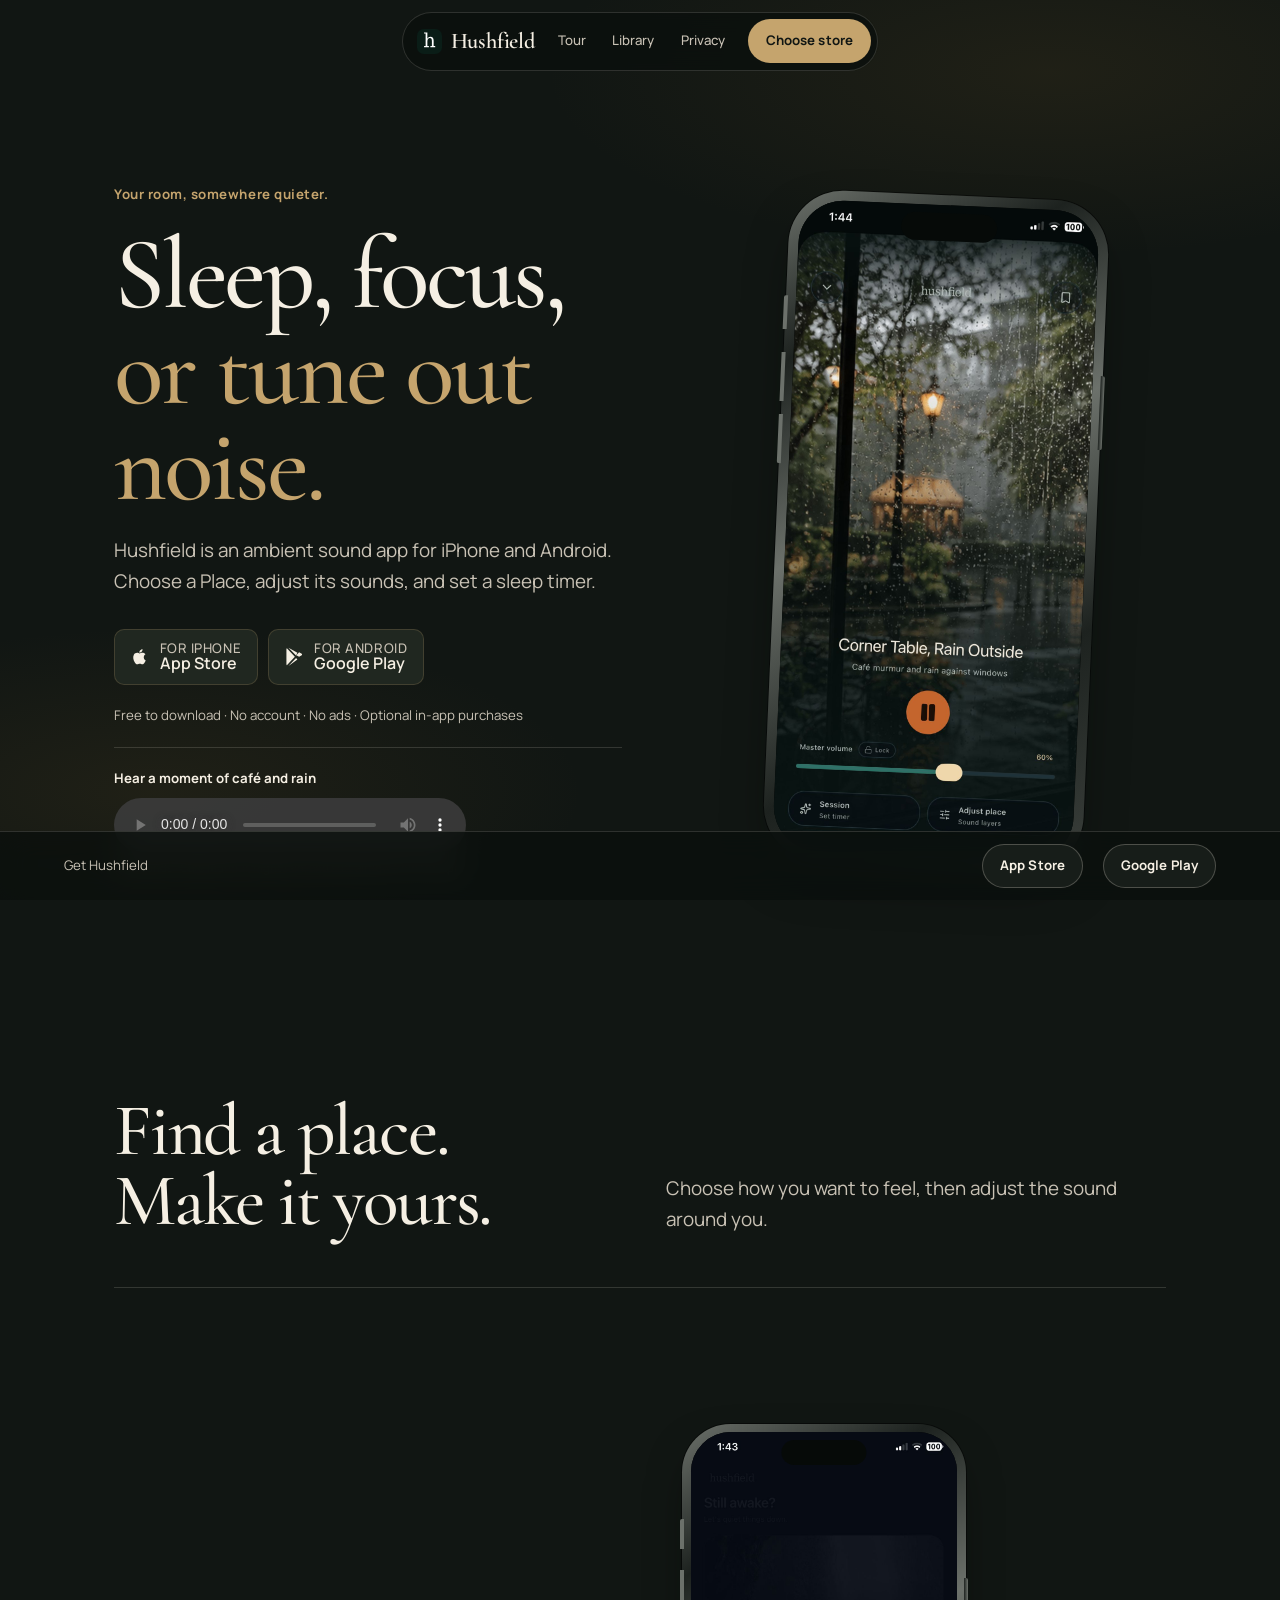
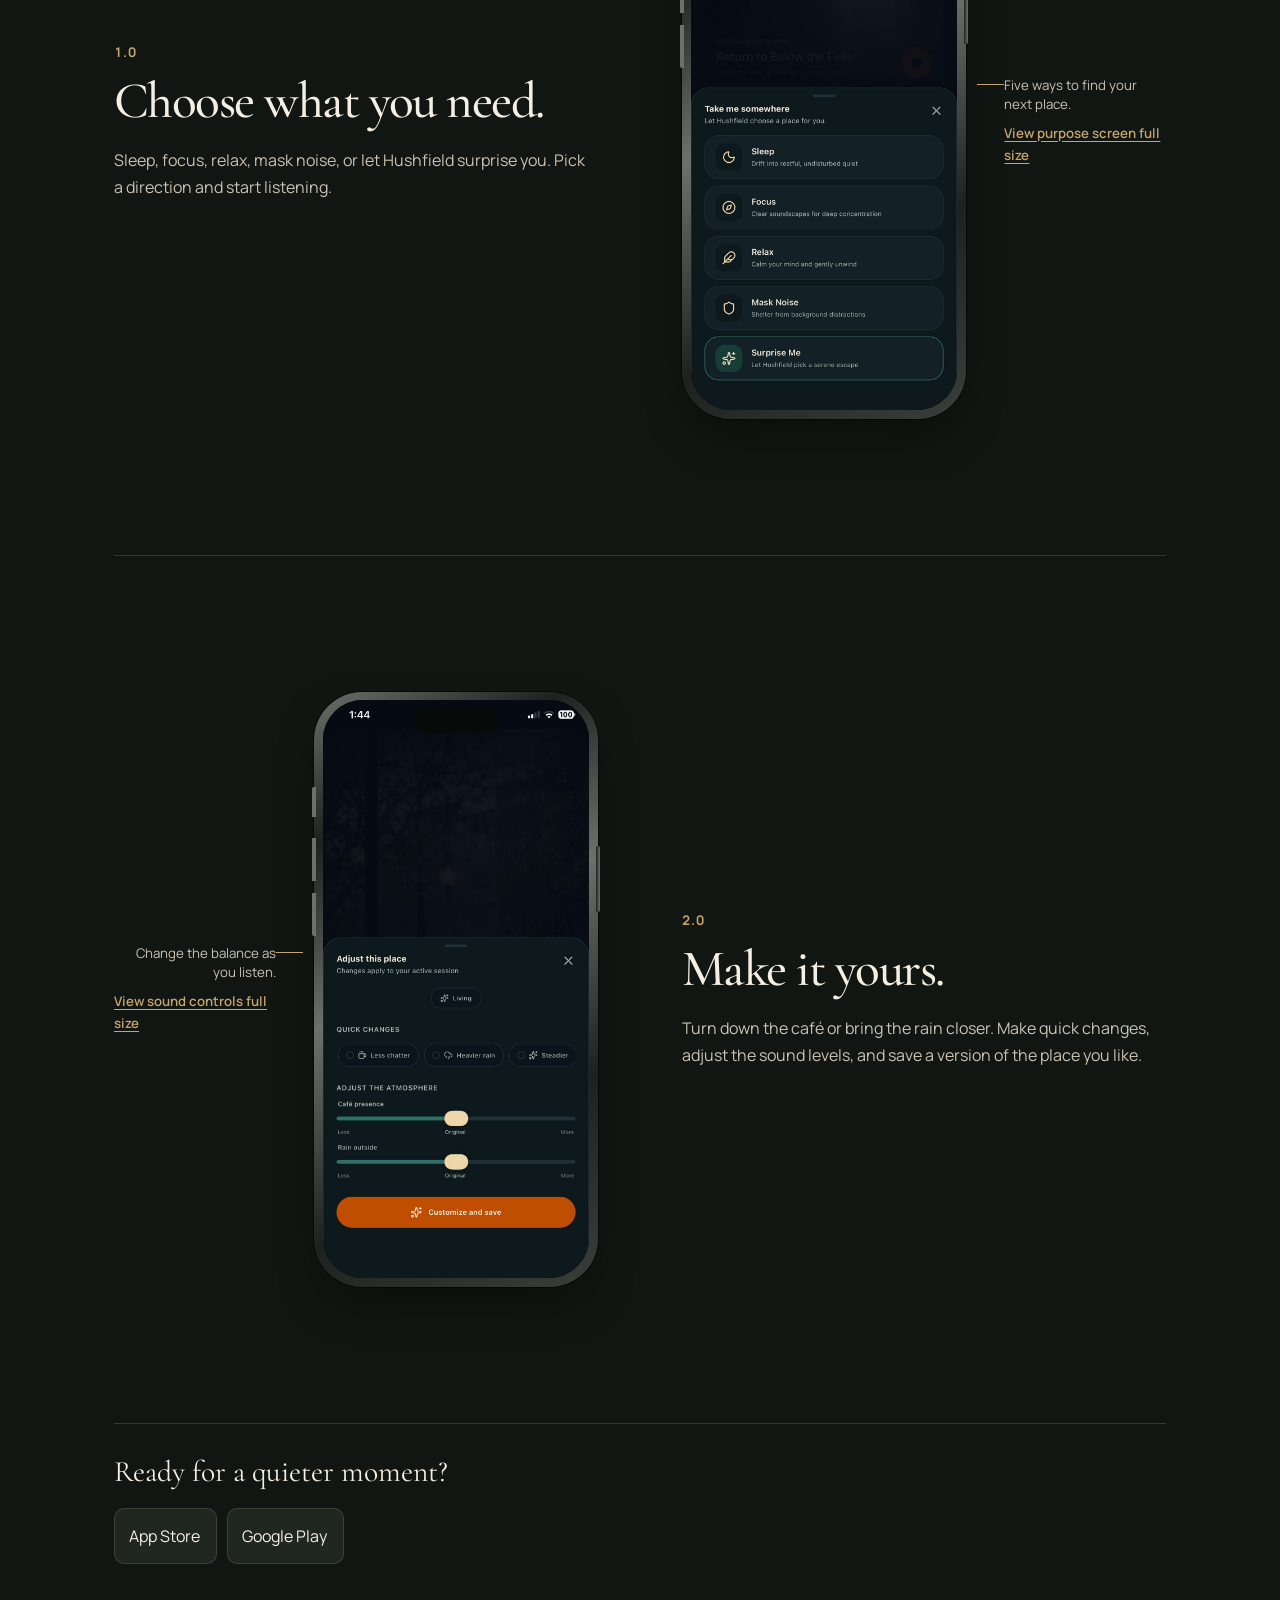
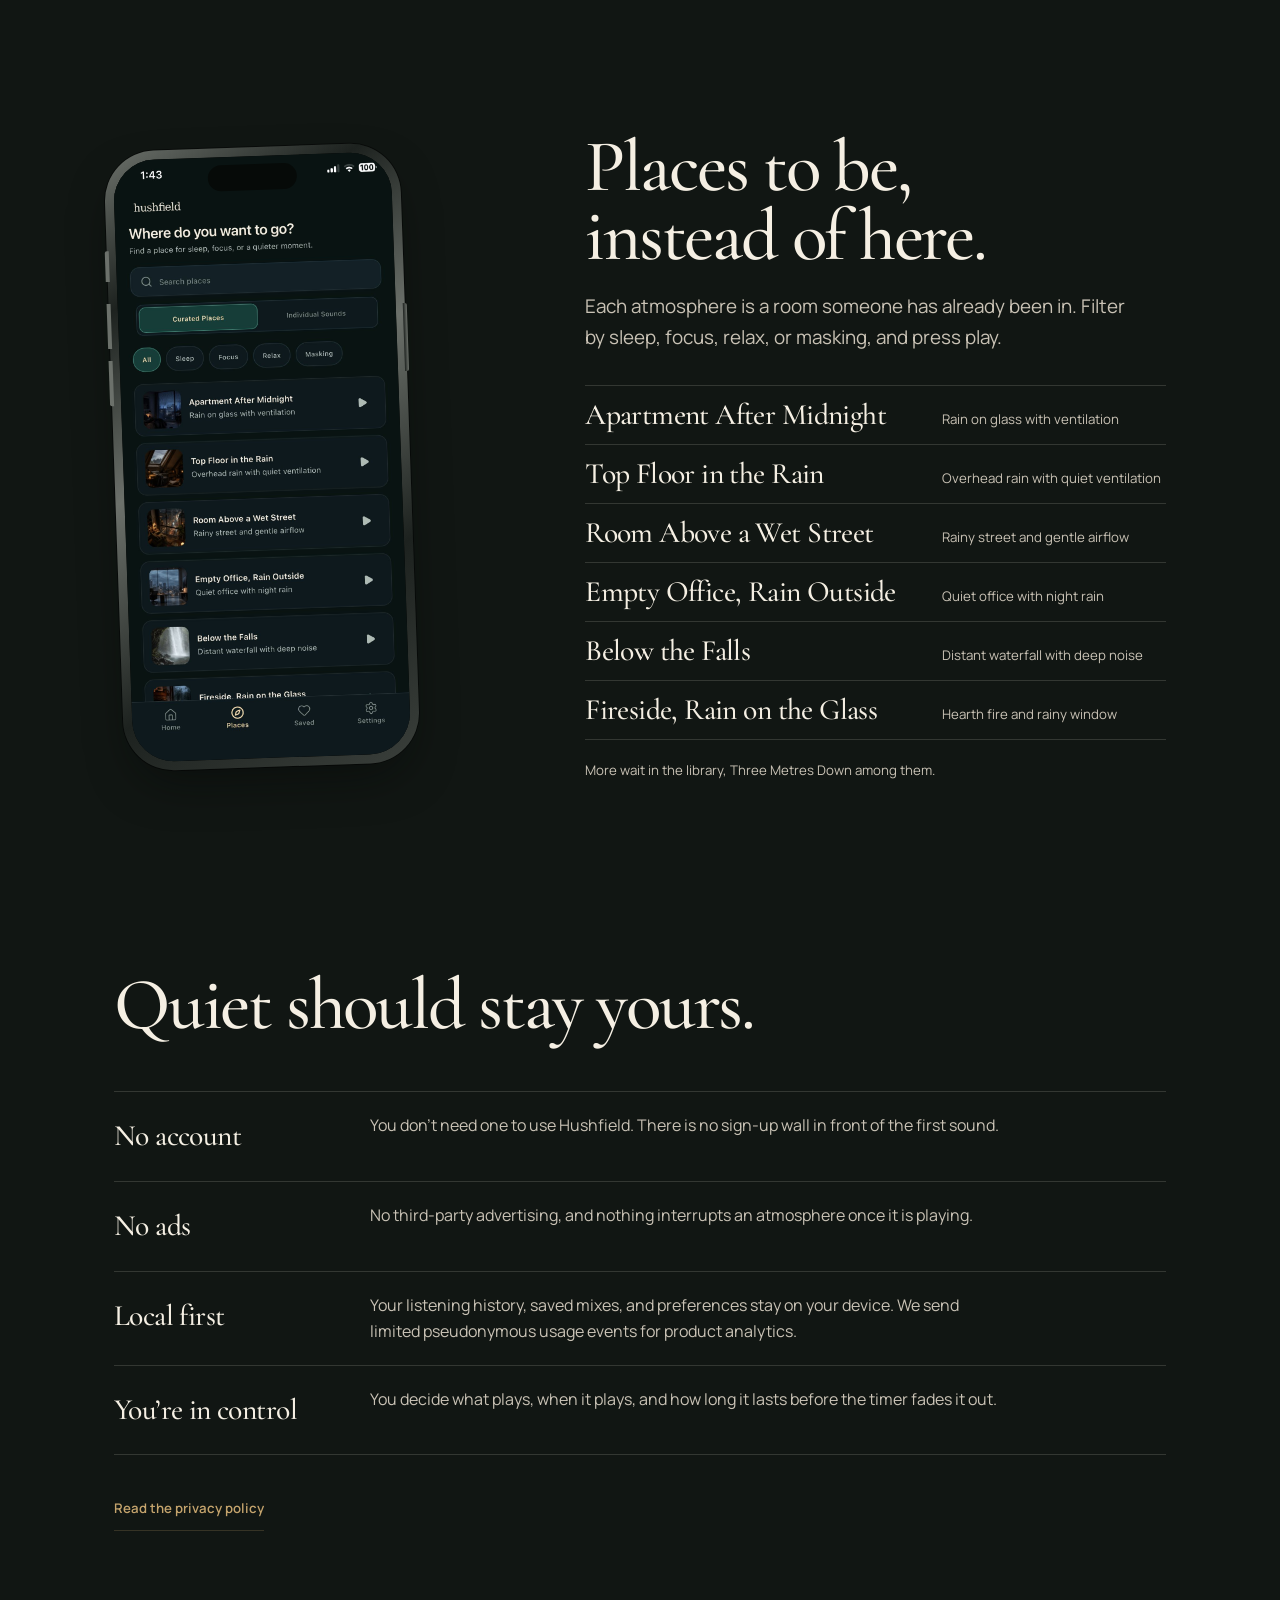
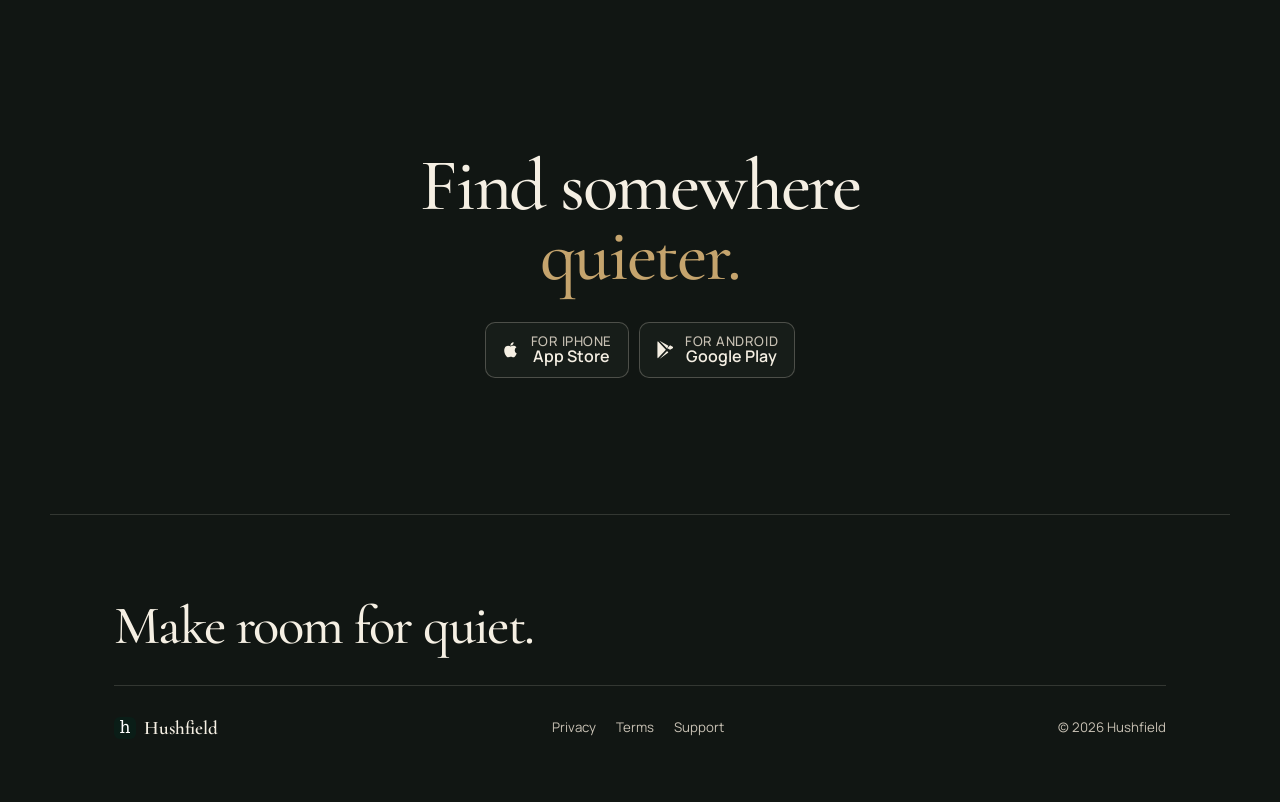
<file: index.html>
<!doctype html>
<html lang="en">
<head>
<meta charset="utf-8">
<meta name="viewport" content="width=device-width,initial-scale=1">
<title>Hushfield — Ambient sounds for sleep and focus</title>
<meta name="description" content="Hushfield is an ambient sound app for iPhone and Android. Atmospheres for sleep, focus, and masking noise — layer up to four sounds, then let them fade.">
<meta name="theme-color" content="#111613">
<link rel="canonical" href="https://hushfield.xyz/">
<link rel="icon" href="favicon.svg">
<link rel="apple-touch-icon" href="assets/brand/hushfield-icon-1024.png">
<meta property="og:type" content="website">
<meta property="og:title" content="Hushfield — Ambient sounds for sleep and focus">
<meta property="og:description" content="Choose a place, tune its sounds, and find quiet for sleep or focus.">
<meta property="og:image" content="https://hushfield.xyz/assets/screenshots/corner-table-player.jpeg">
<meta name="twitter:card" content="summary_large_image">
<link rel="preconnect" href="https://fonts.googleapis.com">
<link rel="preconnect" href="https://fonts.gstatic.com" crossorigin>
<link href="https://fonts.googleapis.com/css2?family=Cormorant+Garamond:wght@400;500;600&family=Manrope:wght@400;500;600;700&display=swap" rel="stylesheet">
<link rel="preload" as="image" href="assets/screenshots/corner-table-player.jpeg" fetchpriority="high">
<link rel="stylesheet" href="tokens.css">
<link rel="stylesheet" href="marketing.css?v=20261007c">
<script type="application/ld+json">{"@context":"https://schema.org","@type":"SoftwareApplication","name":"Hushfield","operatingSystem":"iOS, Android","applicationCategory":"HealthApplication","description":"Hushfield is an ambient sound app for iPhone and Android designed for sleep, focus, relaxation, and noise masking."}</script>
<script src="site.js?v=20261007f" defer></script>
</head>
<body>

<a class="skip" href="#main">Skip to content</a>

<!-- N5 · Floating pill — content-sized, detached, sits over the hero bloom -->
<nav class="nav-pill" aria-label="Primary">
  <a class="wordmark" href="/">
    <img class="wordmark__mark" src="assets/brand/hushfield-symbol.svg" alt="" width="32" height="32">
    <span>Hushfield</span>
  </a>
  <ul class="nav-pill__links">
    <li><a href="#tour">Tour</a></li>
    <li><a href="#library">Library</a></li>
    <li><a data-link="privacy" href="/privacy/">Privacy</a></li>
  </ul>
  <a class="btn btn--fill" href="#download">Choose store</a>
</nav>

<main id="main">

  <!-- ───────────────────────────── Hero ───────────────────────────── -->
  <section class="hero">
    <div class="hero__copy">
      <p class="hero__kicker reveal" style="--i:0">Your room, somewhere quieter.</p>
      <h1 class="reveal" style="--i:1">Sleep, focus,<br><span class="accent">or tune out noise.</span></h1>
      <p class="lede reveal" style="--i:2">Hushfield is an ambient sound app for iPhone and Android. Choose a Place, adjust its sounds, and set a sleep timer.</p>
      <div class="stores reveal" id="download" style="--i:3">
        <a class="store" data-link="appStore" data-placement="hero" href="https://apps.apple.com/app/id6802781534" target="_blank" rel="noopener">
          <svg class="store__glyph" viewBox="0 0 24 24" aria-hidden="true" focusable="false"><path fill="currentColor" d="M16.4 12.7c0-2.2 1.8-3.3 1.9-3.4-1-1.5-2.6-1.7-3.2-1.7-1.4-.1-2.7.8-3.3.8-.7 0-1.7-.8-2.8-.8-1.5 0-2.8.8-3.6 2.1-1.5 2.6-.4 6.5 1.1 8.6.7 1 1.6 2.2 2.7 2.1 1.1 0 1.5-.7 2.8-.7s1.7.7 2.8.7c1.2 0 1.9-1 2.6-2.1.8-1.2 1.2-2.3 1.2-2.4-.1 0-2.2-.9-2.2-3.2zM14.2 6.2c.6-.7 1-1.7.9-2.7-.9 0-2 .6-2.6 1.3-.6.6-1.1 1.7-.9 2.6 1 .1 2-.5 2.6-1.2z"/></svg>
          <span><small>For iPhone</small>App&nbsp;Store</span>
        </a>
        <a class="store" data-link="googlePlay" data-placement="hero" href="https://play.google.com/store/apps/details?id=com.inethan18.hushfield" target="_blank" rel="noopener">
          <svg class="store__glyph" viewBox="0 0 24 24" aria-hidden="true" focusable="false"><path fill="currentColor" d="M4.3 2.6a1.4 1.4 0 0 0-.5 1.1v16.6c0 .45.18.84.5 1.09l8.9-9.4zM14.5 10.6 6.1 1.9l9.9 5.65zM17.9 12l2.9-1.65c.55-.32.55-1.38 0-1.7L17.9 7l-3.1 3.3zM6.1 22.1l8.4-8.7 1.5 1.6z"/></svg>
          <span><small>For Android</small>Google&nbsp;Play</span>
        </a>
      </div>
      <p class="trust reveal" style="--i:4">Free to download · No account · No ads · Optional in-app purchases</p>
      <a class="hero__jump" href="#library">Browse places</a>
    </div>

    <div class="hero__stage reveal" style="--i:3">
      <figure class="device device--hero">
        <div class="device__screen">
          <img src="assets/screenshots/corner-table-player.jpeg" alt="Hushfield playing Corner Table, Rain Outside, with a volume slider and controls for the session and sound layers." width="946" height="2048" fetchpriority="high" decoding="async">
        </div>
        <span class="device__island" aria-hidden="true"></span>
      </figure>
    </div>
    <div class="sound-preview reveal" style="--i:5">
      <p>Hear a moment of café and rain</p>
      <audio controls preload="metadata" aria-label="Play a 12-second Hushfield sound preview">
        <source src="assets/audio/corner-table-preview.m4a" type="audio/mp4">
        Your browser does not support audio playback.
      </audio>
      <small>12 seconds · Café murmur, night rain, and soft airflow from the app.</small>
    </div>
  </section>

  <!-- ─────────────────── The tour · F4 step sequence ─────────────────── -->
  <section id="tour" class="tour">
    <div class="tour__head">
      <h2>Find a place. Make it yours.</h2>
      <p class="lede">Choose how you want to feel, then adjust the sound around you.</p>
    </div>

    <ol class="steps">

      <li class="step">
        <div class="step__text">
          <span class="stage">1.0</span>
          <h3>Choose what you need.</h3>
          <p>Sleep, focus, relax, mask noise, or let Hushfield surprise you. Pick a direction and start listening.</p>
        </div>
        <figure class="step__figure">
          <div class="device">
            <div class="device__screen">
              <img src="assets/screenshots/choose-purpose.jpeg" alt="Hushfield's Take me somewhere menu offers Sleep, Focus, Relax, Mask Noise, and Surprise Me." width="946" height="2048" loading="lazy" decoding="async">
            </div>
            <span class="device__island" aria-hidden="true"></span>
          </div>
          <figcaption class="notes">
            <ul><li class="note">Five ways to find your next place.</li></ul>
            <a href="assets/screenshots/choose-purpose.jpeg" target="_blank" rel="noopener" aria-label="View purpose screen full size in a new tab">View purpose screen full size</a>
          </figcaption>
        </figure>
      </li>

      <li class="step step--flip">
        <div class="step__text">
          <span class="stage">2.0</span>
          <h3>Make it yours.</h3>
          <p>Turn down the café or bring the rain closer. Make quick changes, adjust the sound levels, and save a version of the place you like.</p>
        </div>
        <figure class="step__figure">
          <div class="device">
            <div class="device__screen">
              <img src="assets/screenshots/adjust-place.jpeg" alt="Hushfield's Adjust this place panel with quick changes and sliders for café presence and rain outside." width="946" height="2048" loading="lazy" decoding="async">
            </div>
            <span class="device__island" aria-hidden="true"></span>
          </div>
          <figcaption class="notes">
            <ul><li class="note">Change the balance as you listen.</li></ul>
            <a href="assets/screenshots/adjust-place.jpeg" target="_blank" rel="noopener" aria-label="View sound controls full size in a new tab">View sound controls full size</a>
          </figcaption>
        </figure>
      </li>

    </ol>
    <div class="tour__cta">
      <p>Ready for a quieter moment?</p>
      <div class="stores">
        <a class="store" data-link="appStore" data-placement="tour" href="https://apps.apple.com/app/id6802781534" target="_blank" rel="noopener" aria-label="Download Hushfield for iPhone on the App Store">App Store</a>
        <a class="store" data-link="googlePlay" data-placement="tour" href="https://play.google.com/store/apps/details?id=com.inethan18.hushfield" target="_blank" rel="noopener" aria-label="Download Hushfield for Android on Google Play">Google Play</a>
      </div>
    </div>
  </section>

  <!-- ───────────────────────── The library ───────────────────────── -->
  <section id="library" class="library">
    <figure class="device">
      <div class="device__screen">
        <img src="assets/screenshots/places-library.jpeg" alt="Hushfield's Places library lists curated places with Sleep, Focus, Relax, and Masking filters." width="946" height="2048" loading="lazy" decoding="async">
      </div>
      <span class="device__island" aria-hidden="true"></span>
    </figure>

    <div class="library__body">
      <h2>Places to be,<br>instead of here.</h2>
      <p class="lede">Each atmosphere is a room someone has already been in. Filter by sleep, focus, relax, or masking, and press play.</p>
      <dl class="atlas">
        <div><dt>Apartment After Midnight</dt><dd>Rain on glass with ventilation</dd></div>
        <div><dt>Top Floor in the Rain</dt><dd>Overhead rain with quiet ventilation</dd></div>
        <div><dt>Room Above a Wet Street</dt><dd>Rainy street and gentle airflow</dd></div>
        <div><dt>Empty Office, Rain Outside</dt><dd>Quiet office with night rain</dd></div>
        <div><dt>Below the Falls</dt><dd>Distant waterfall with deep noise</dd></div>
        <div><dt>Fireside, Rain on the Glass</dt><dd>Hearth fire and rainy window</dd></div>
      </dl>
      <p class="atlas__tail">More wait in the library, Three Metres Down among them.</p>
    </div>
  </section>

  <!-- ──────────────────────── Quiet by design ──────────────────────── -->
  <section id="privacy" class="quiet">
    <h2>Quiet should stay yours.</h2>
    <dl class="pledges">
      <div class="pledge">
        <dt>No account</dt>
        <dd>You don&rsquo;t need one to use Hushfield. There is no sign-up wall in front of the first sound.</dd>
      </div>
      <div class="pledge">
        <dt>No ads</dt>
        <dd>No third-party advertising, and nothing interrupts an atmosphere once it is playing.</dd>
      </div>
      <div class="pledge">
        <dt>Local first</dt>
        <dd>Your listening history, saved mixes, and preferences stay on your device. We send limited pseudonymous usage events for product analytics.</dd>
      </div>
      <div class="pledge">
        <dt>You&rsquo;re in control</dt>
        <dd>You decide what plays, when it plays, and how long it lasts before the timer fades it out.</dd>
      </div>
    </dl>
    <a class="link-typo" data-link="privacy" href="/privacy/">Read the privacy policy</a>
  </section>

  <!-- ───────────────────────────── Close ───────────────────────────── -->
  <section class="close" id="close">
    <h2>Find somewhere<br><span class="accent">quieter.</span></h2>
    <div class="stores">
      <a class="store" data-link="appStore" data-placement="footer" href="https://apps.apple.com/app/id6802781534" target="_blank" rel="noopener">
        <svg class="store__glyph" viewBox="0 0 24 24" aria-hidden="true" focusable="false"><path fill="currentColor" d="M16.4 12.7c0-2.2 1.8-3.3 1.9-3.4-1-1.5-2.6-1.7-3.2-1.7-1.4-.1-2.7.8-3.3.8-.7 0-1.7-.8-2.8-.8-1.5 0-2.8.8-3.6 2.1-1.5 2.6-.4 6.5 1.1 8.6.7 1 1.6 2.2 2.7 2.1 1.1 0 1.5-.7 2.8-.7s1.7.7 2.8.7c1.2 0 1.9-1 2.6-2.1.8-1.2 1.2-2.3 1.2-2.4-.1 0-2.2-.9-2.2-3.2zM14.2 6.2c.6-.7 1-1.7.9-2.7-.9 0-2 .6-2.6 1.3-.6.6-1.1 1.7-.9 2.6 1 .1 2-.5 2.6-1.2z"/></svg>
        <span><small>For iPhone</small>App&nbsp;Store</span>
      </a>
      <a class="store" data-link="googlePlay" data-placement="footer" href="https://play.google.com/store/apps/details?id=com.inethan18.hushfield" target="_blank" rel="noopener">
        <svg class="store__glyph" viewBox="0 0 24 24" aria-hidden="true" focusable="false"><path fill="currentColor" d="M4.3 2.6a1.4 1.4 0 0 0-.5 1.1v16.6c0 .45.18.84.5 1.09l8.9-9.4zM14.5 10.6 6.1 1.9l9.9 5.65zM17.9 12l2.9-1.65c.55-.32.55-1.38 0-1.7L17.9 7l-3.1 3.3zM6.1 22.1l8.4-8.7 1.5 1.6z"/></svg>
        <span><small>For Android</small>Google&nbsp;Play</span>
      </a>
    </div>
  </section>

</main>

<!-- Ft5 · Statement -->
<footer class="foot-stmt">
  <p class="foot-stmt__line">Make room for quiet.</p>
  <div class="foot-stmt__meta">
    <a class="wordmark wordmark--sm" href="/">
      <img class="wordmark__mark" src="assets/brand/hushfield-symbol.svg" alt="" width="26" height="26">
      <span>Hushfield</span>
    </a>
    <nav class="foot-stmt__nav" aria-label="Legal">
      <a data-link="privacy" href="/privacy/">Privacy</a>
      <a data-link="terms" href="/terms/">Terms</a>
      <a data-link="support" href="/support/">Support</a>
    </nav>
    <p class="muted">© 2026 Hushfield</p>
  </div>
</footer>

<!-- C4 · Sticky bottom bar — appears once the tour is underway -->
<aside class="cta-sticky" id="ctaSticky" hidden>
  <p>Get Hushfield</p>
  <a class="btn" data-link="appStore" data-placement="sticky" href="https://apps.apple.com/app/id6802781534" target="_blank" rel="noopener">App Store</a>
  <a class="btn" data-link="googlePlay" data-placement="sticky" href="https://play.google.com/store/apps/details?id=com.inethan18.hushfield" target="_blank" rel="noopener">Google Play</a>
</aside>

</body>
</html>
</file>
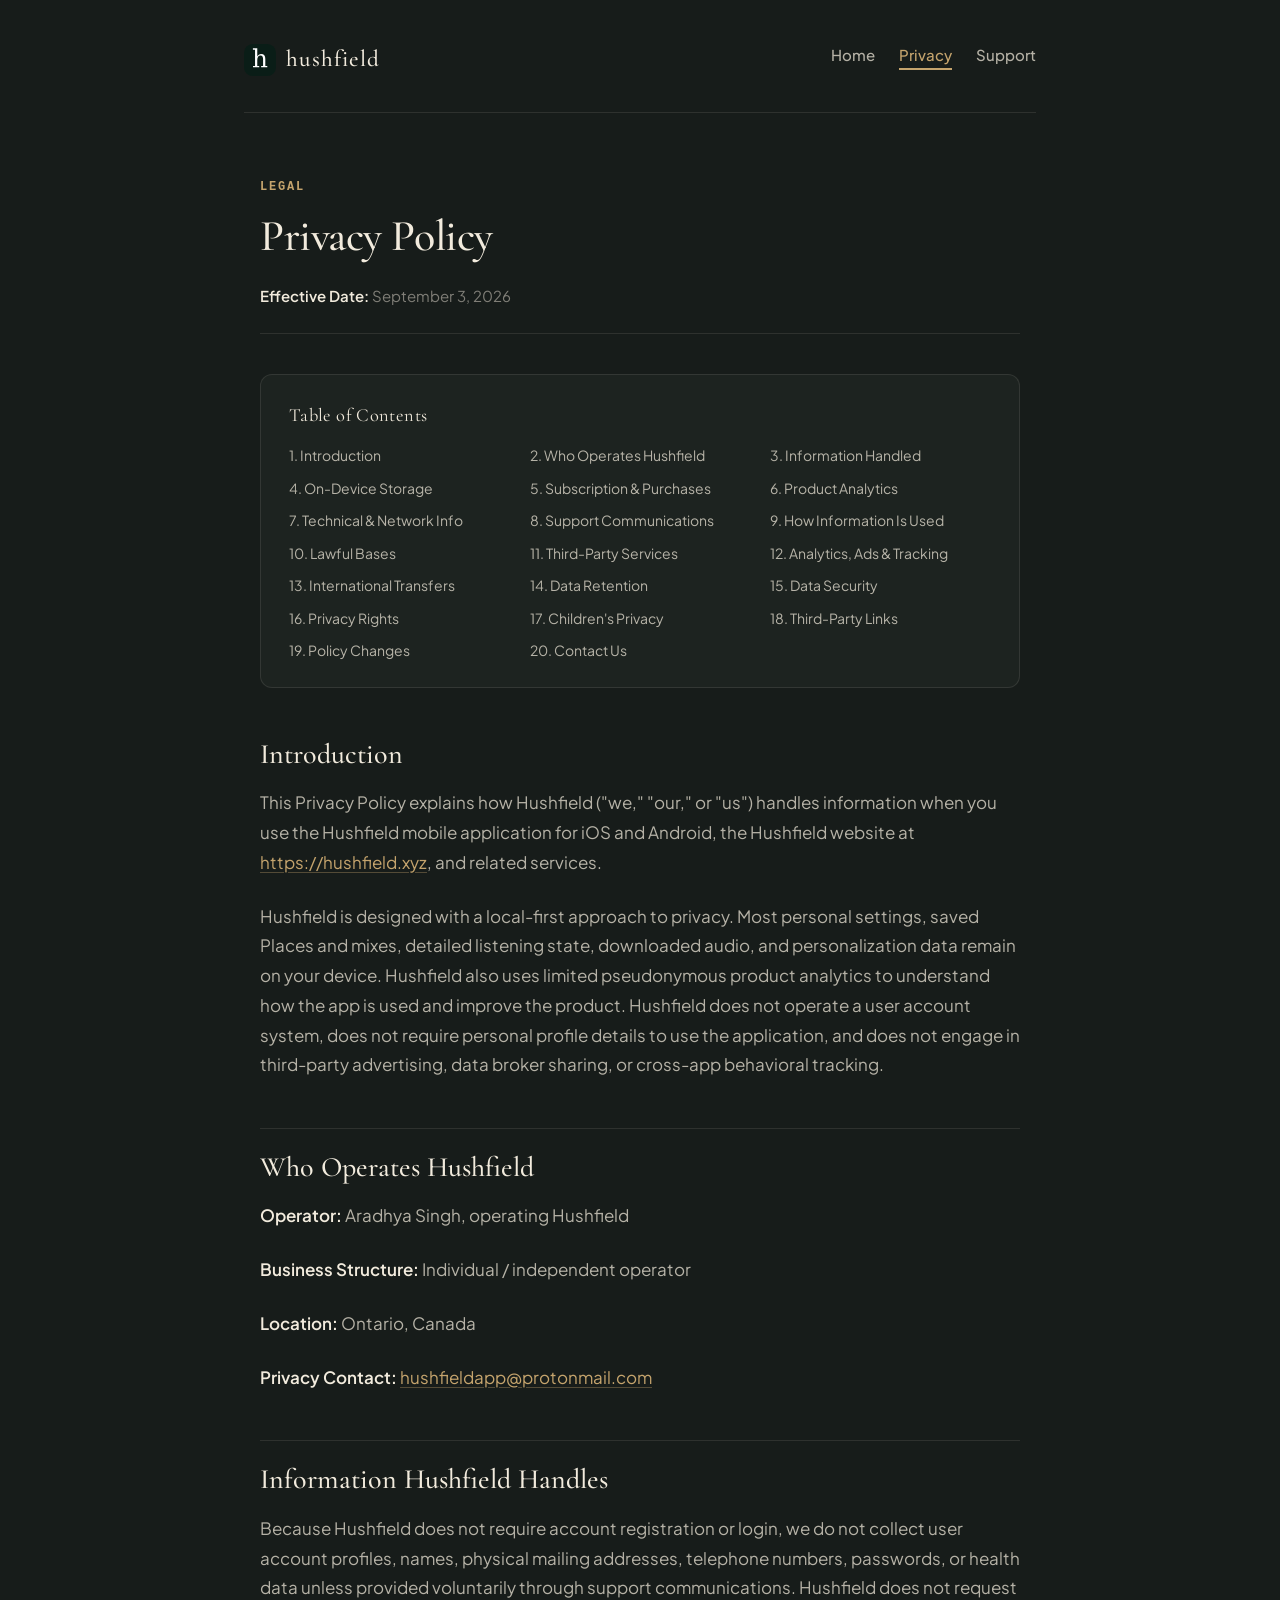
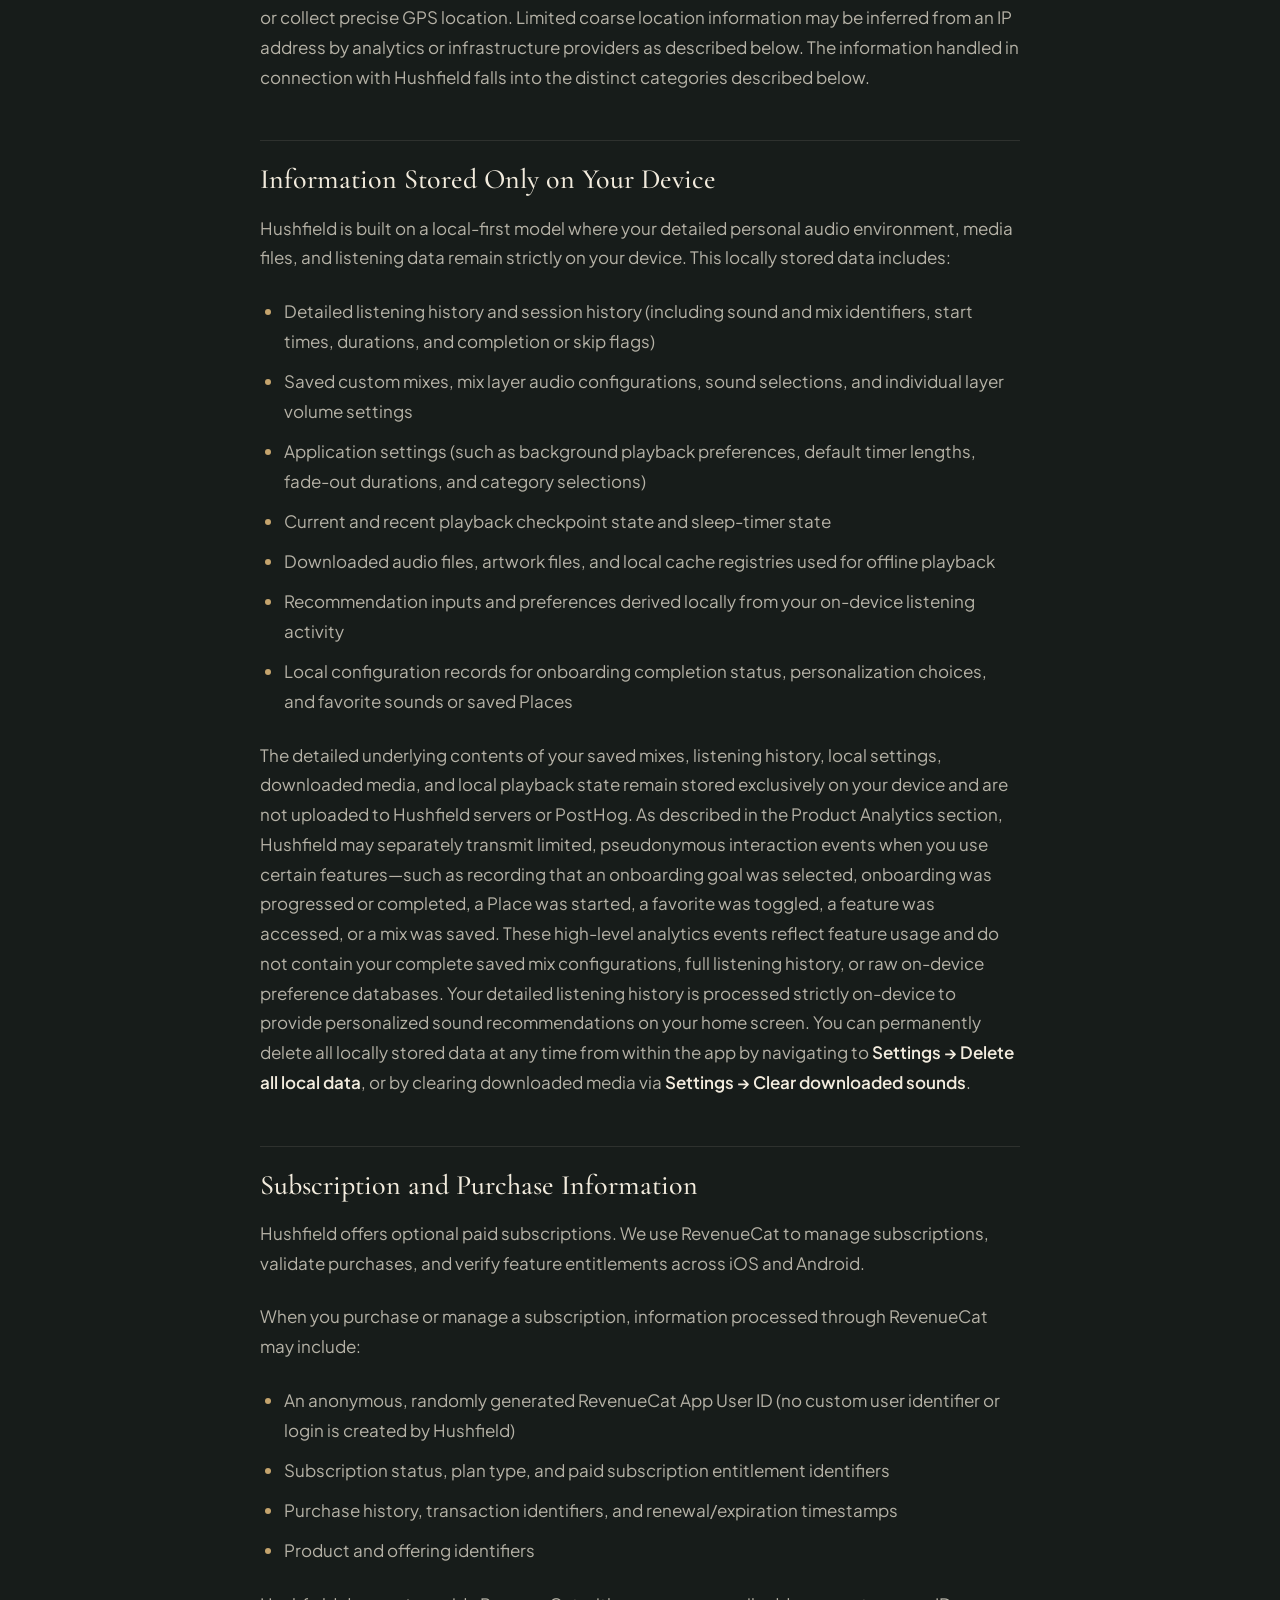
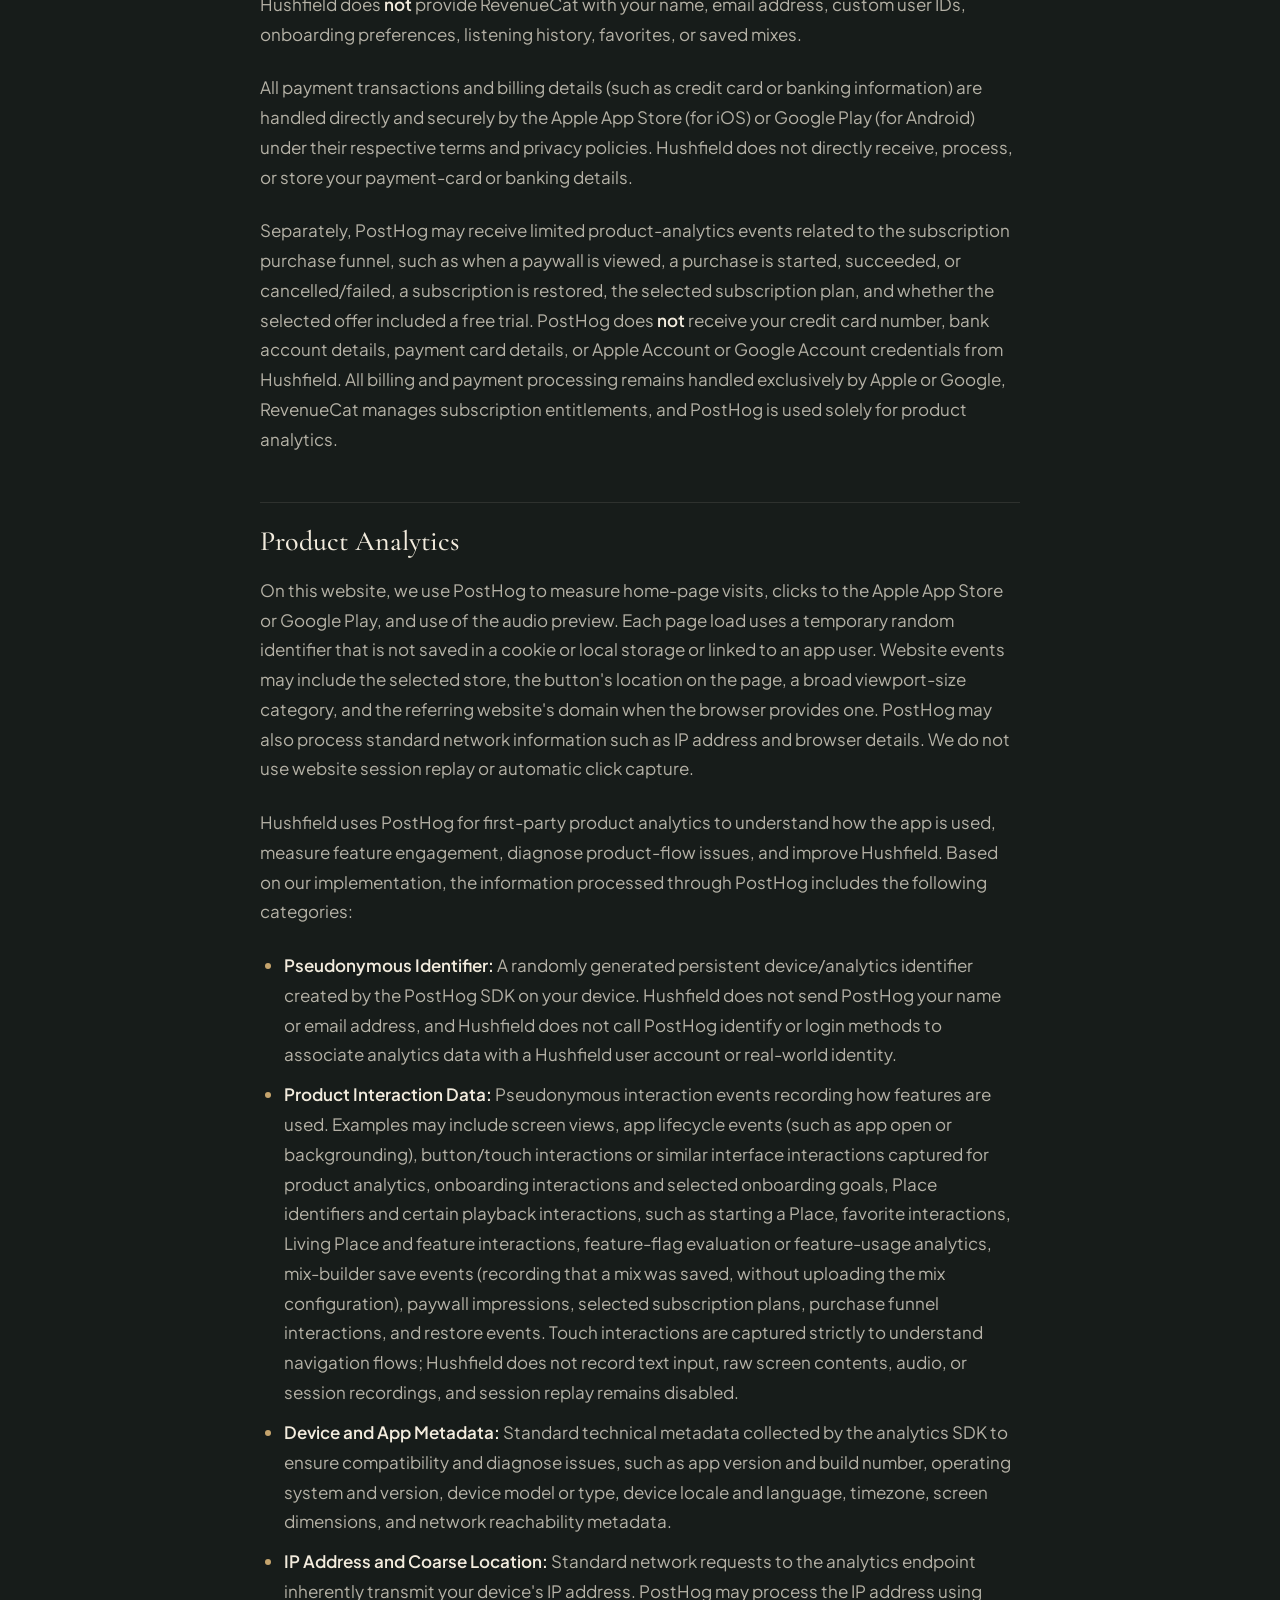
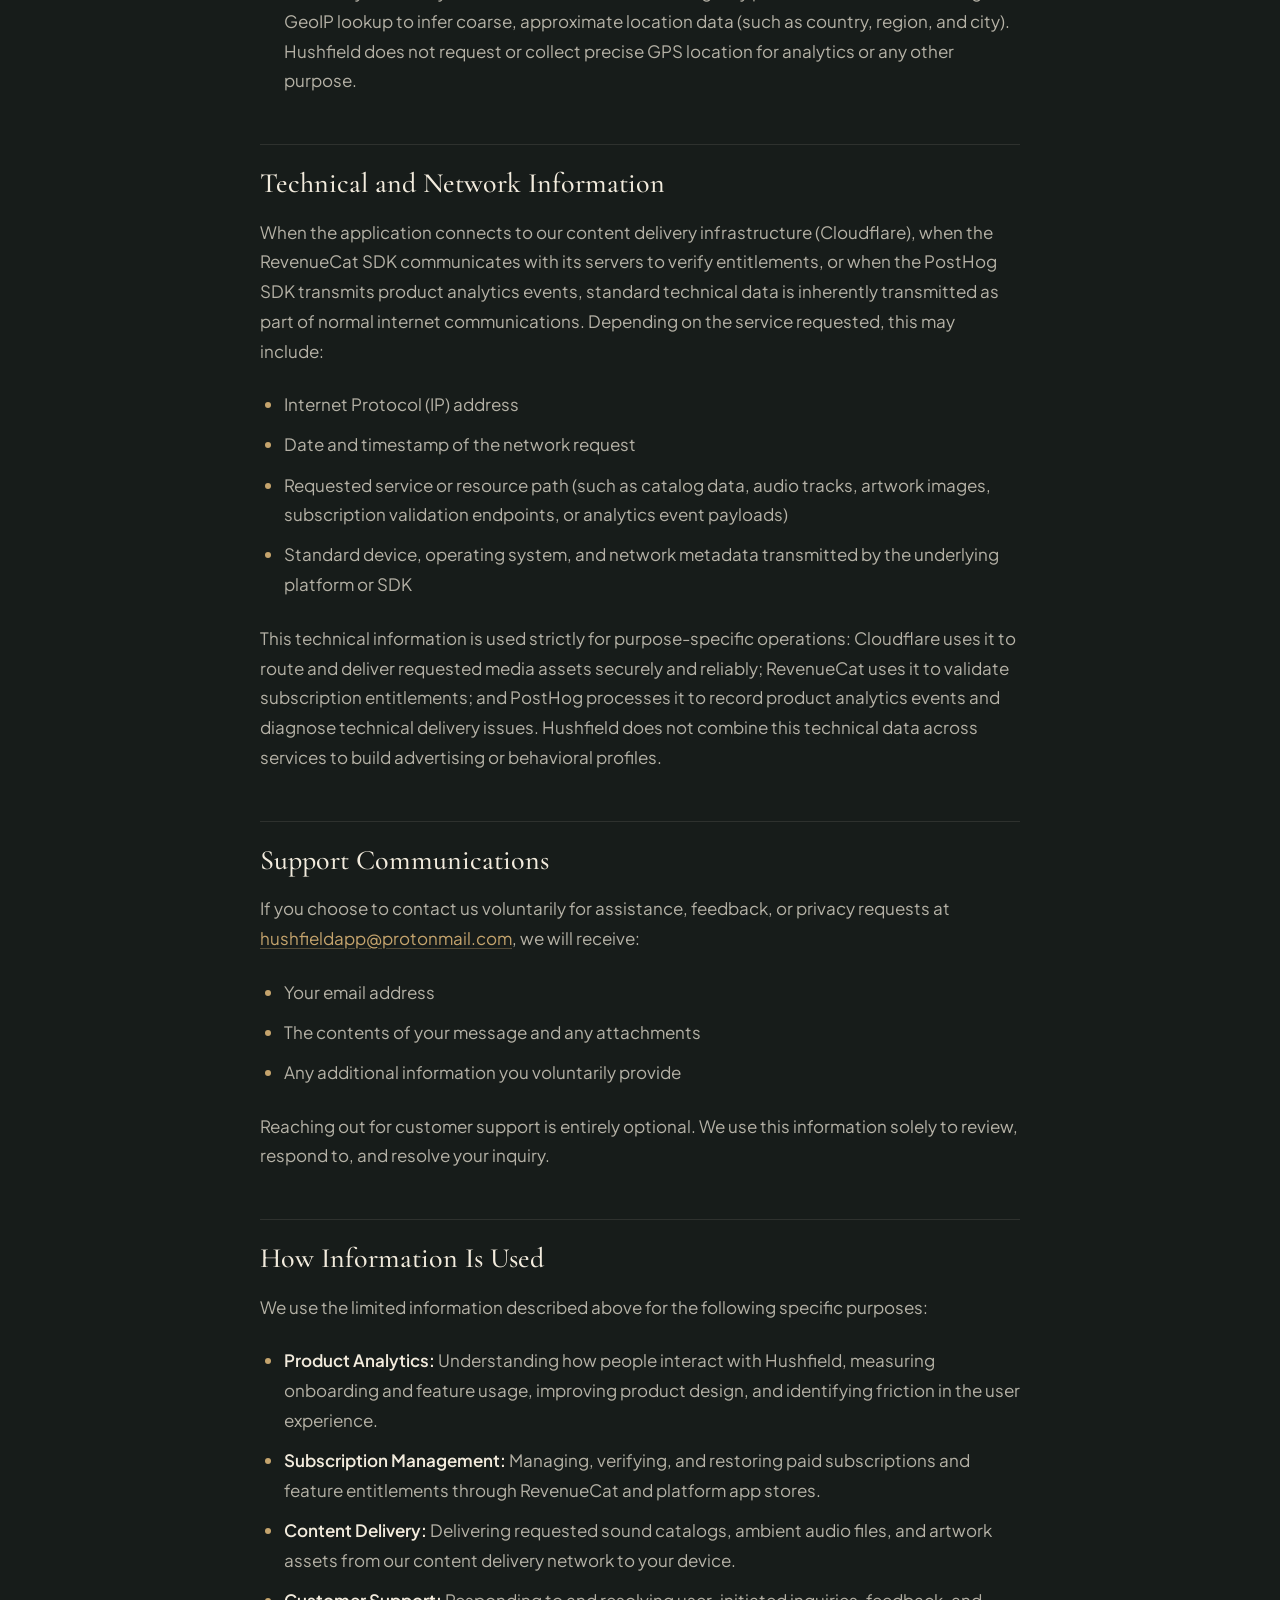
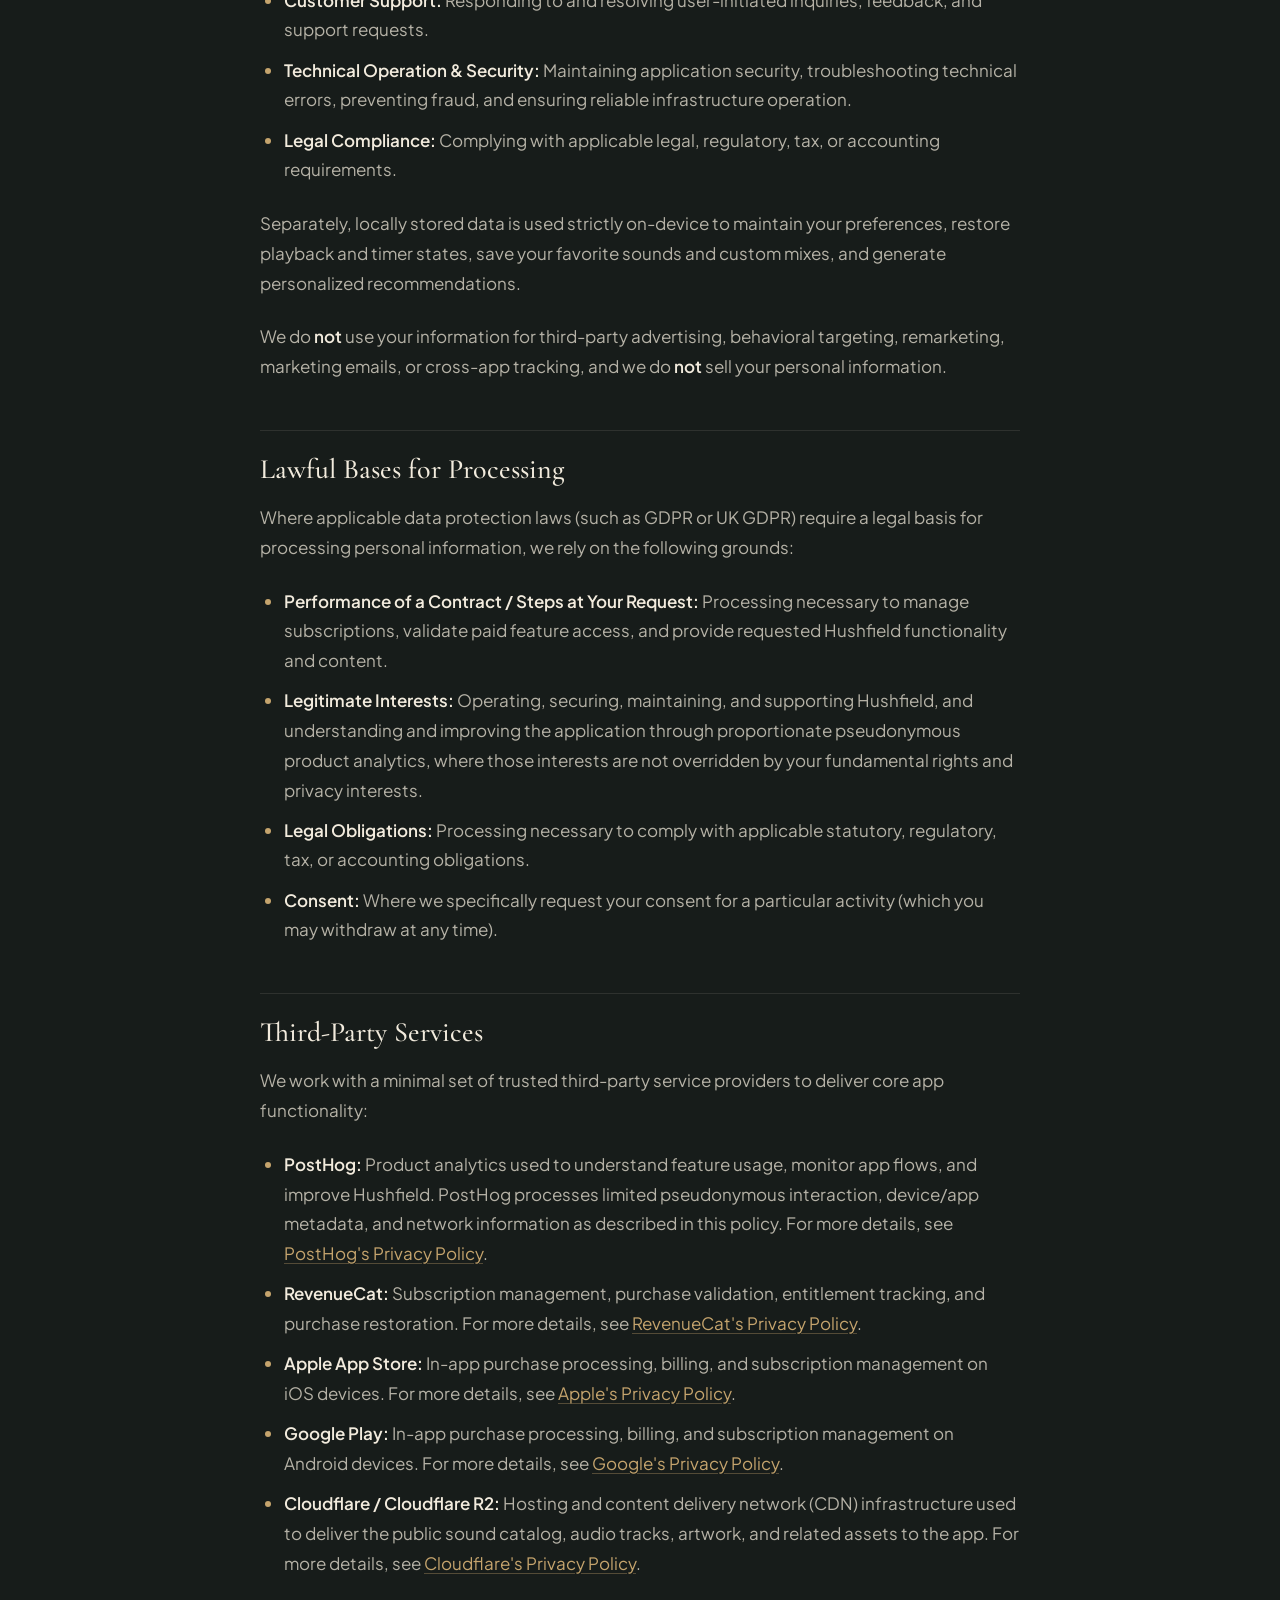
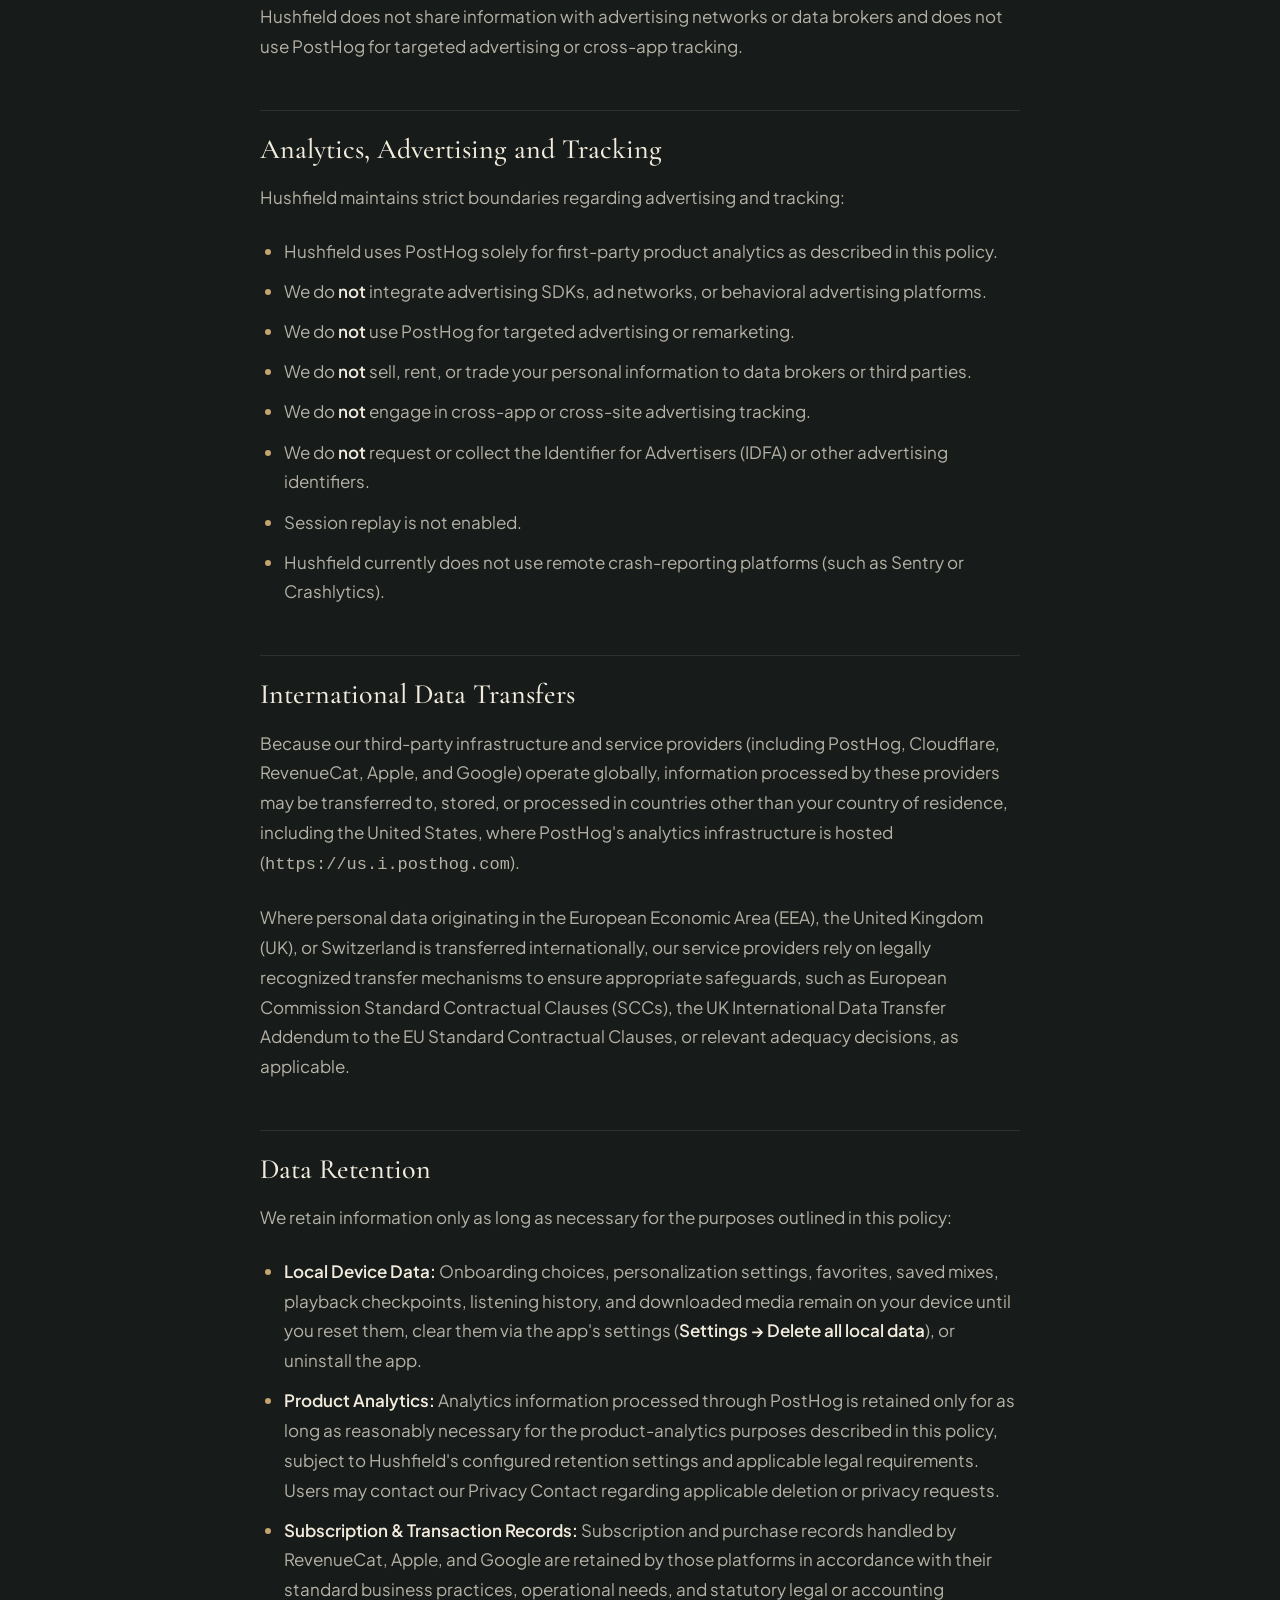
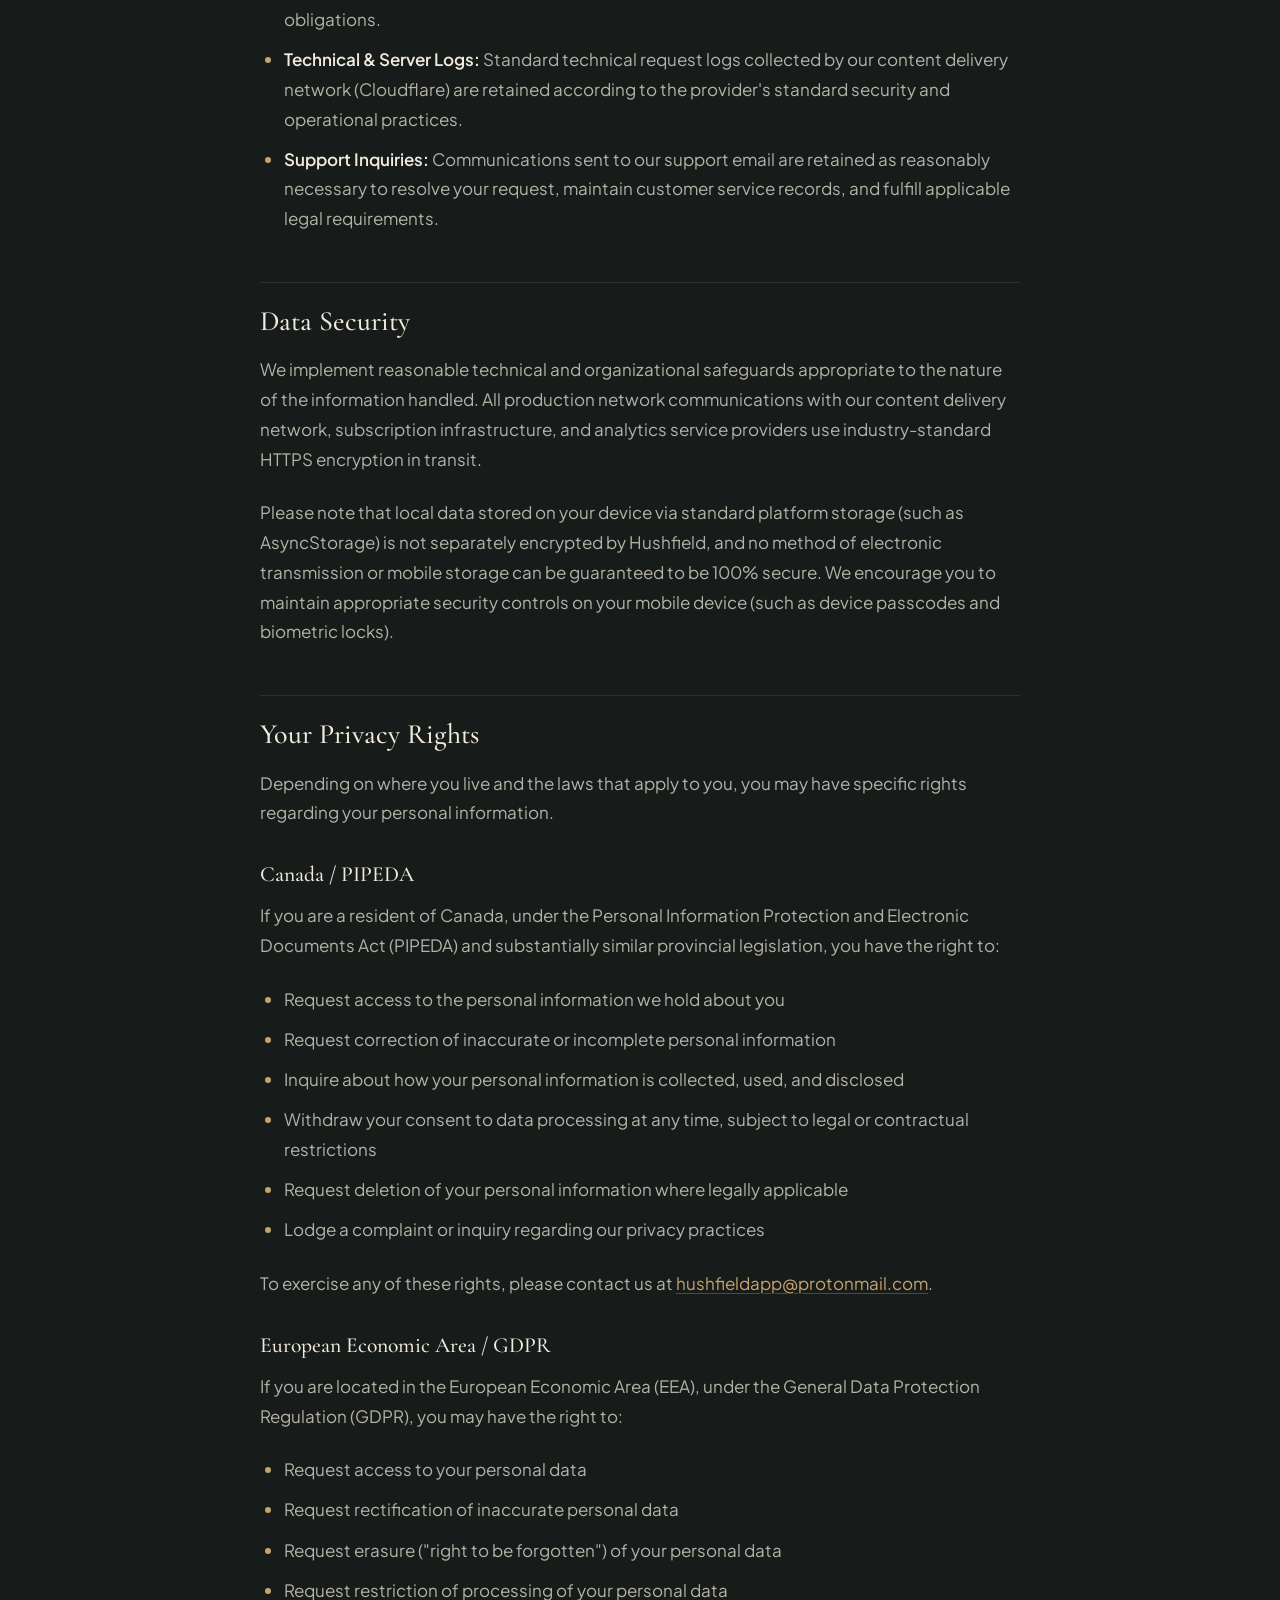
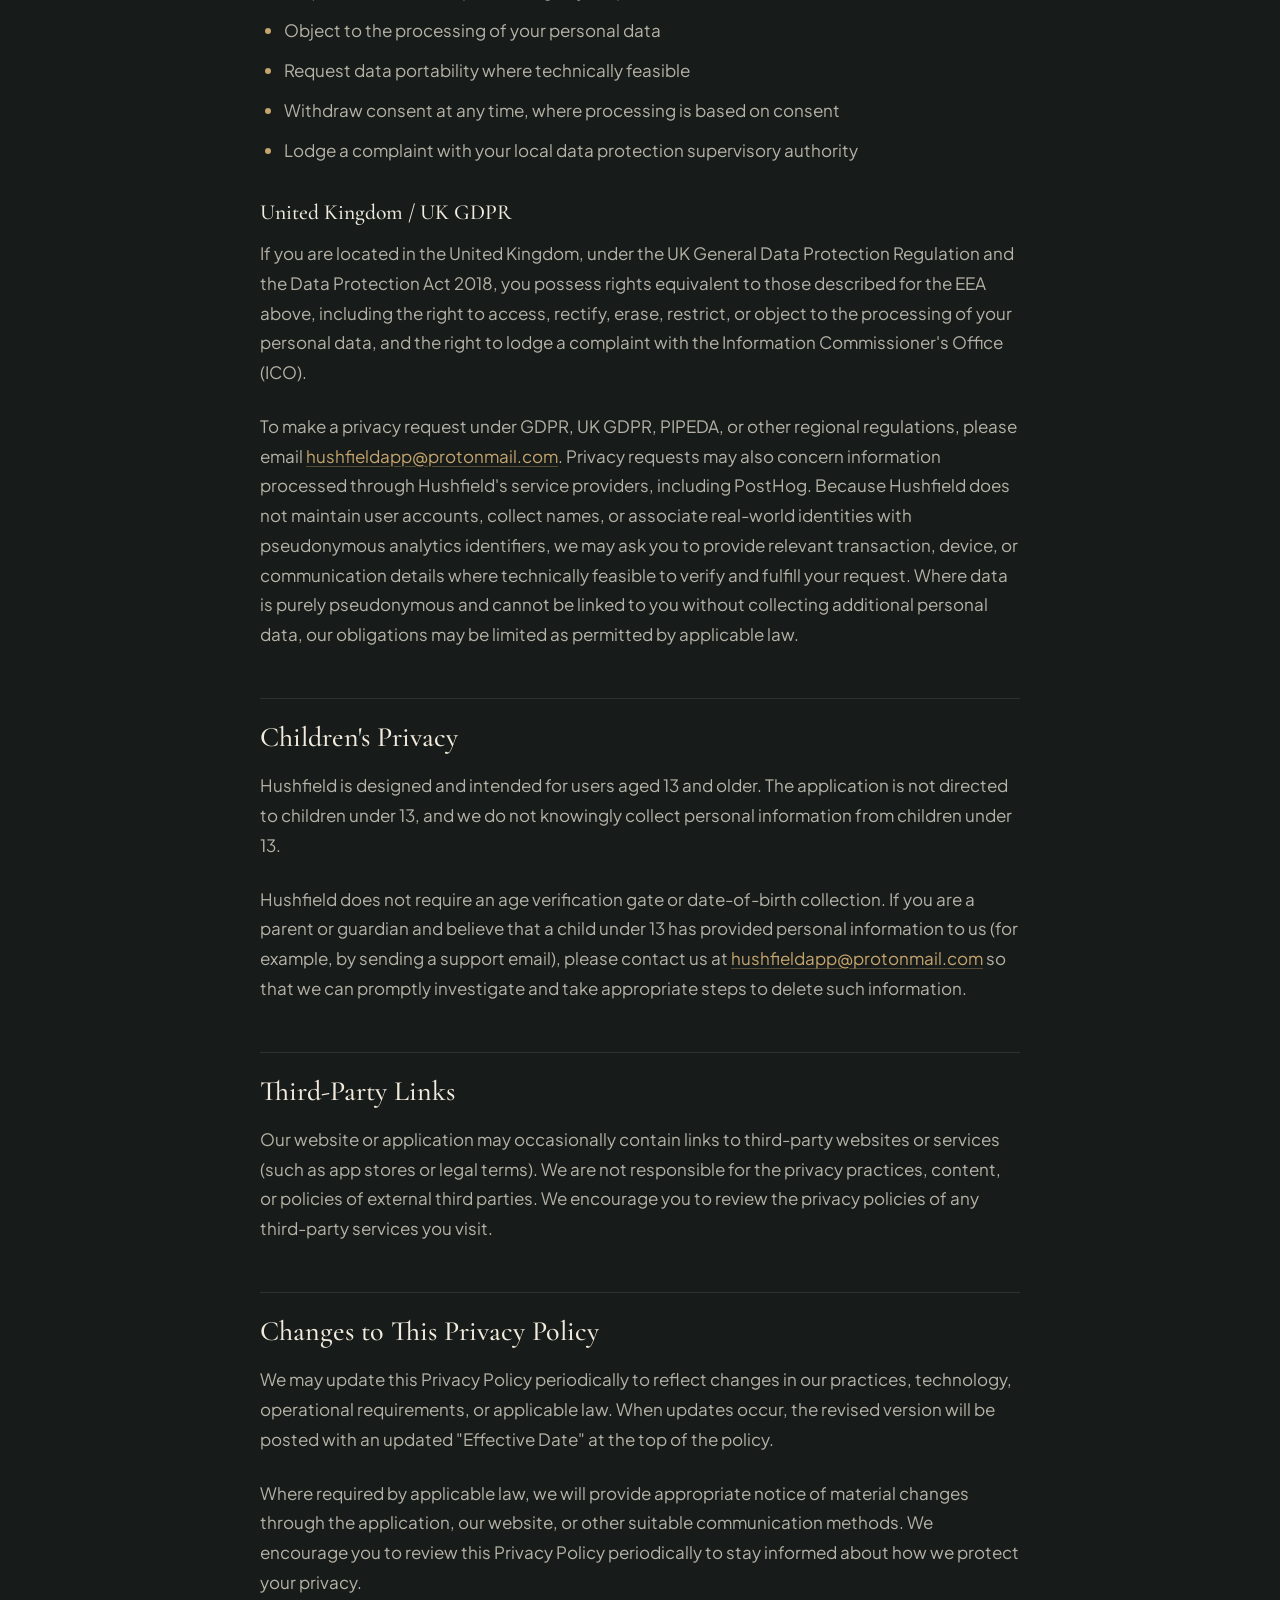
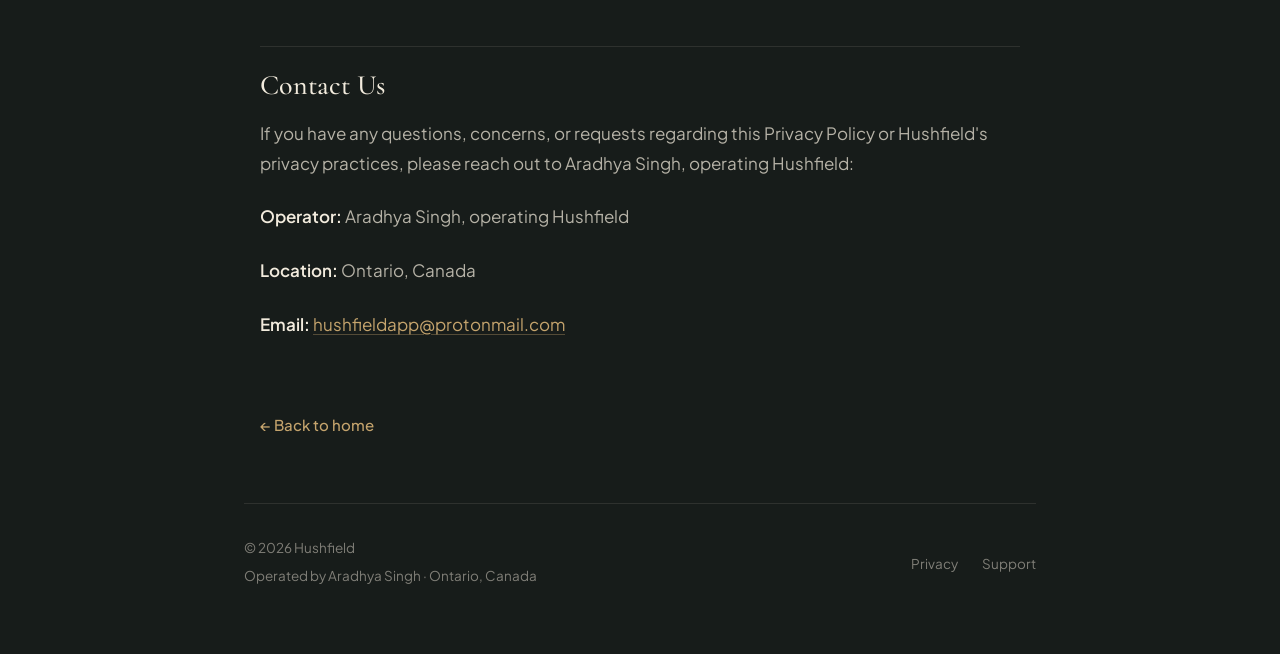
<file: privacy/index.html>
<!doctype html>
<html lang="en">
<head>
  <meta charset="UTF-8" />
  <meta name="viewport" content="width=device-width, initial-scale=1.0" />
  <title>Privacy Policy — Hushfield</title>
  <meta name="description" content="Official Privacy Policy for Hushfield, explaining our local-first approach to privacy and data handling." />
  <meta name="theme-color" content="#171C1A" />
  <link rel="stylesheet" href="../styles.css" />
  <link rel="icon" href="../favicon.svg" />
</head>
<body>
  <div class="site-wrapper">
    <header class="site-header">
      <a href="../" class="brand-link" aria-label="Hushfield Home">
        <!-- Hushfield Logo SVG / Mark (Replaceable) -->
        <img class="brand-logo-mark" src="../assets/brand/hushfield-symbol.svg" alt="" width="32" height="32">
        <span class="brand-wordmark">hushfield</span>
      </a>

      <nav class="site-nav" aria-label="Main Navigation">
        <ul>
          <li><a href="../">Home</a></li>
          <li><a href="./" class="active">Privacy</a></li>
          <li><a href="../support/">Support</a></li>
        </ul>
      </nav>
    </header>

    <main class="site-main">
      <span class="eyebrow">LEGAL</span>
      <h1>Privacy Policy</h1>
      <p class="effective-date"><strong>Effective Date:</strong> September 3, 2026</p>

      <nav class="toc-box" aria-label="Table of Contents">
        <div class="toc-title">Table of Contents</div>
        <ul class="toc-list">
          <li><a href="#introduction">1. Introduction</a></li>
          <li><a href="#who-operates-hushfield">2. Who Operates Hushfield</a></li>
          <li><a href="#information-hushfield-handles">3. Information Handled</a></li>
          <li><a href="#information-stored-only-on-your-device">4. On-Device Storage</a></li>
          <li><a href="#subscription-and-purchase-information">5. Subscription &amp; Purchases</a></li>
          <li><a href="#product-analytics">6. Product Analytics</a></li>
          <li><a href="#technical-and-network-information">7. Technical &amp; Network Info</a></li>
          <li><a href="#support-communications">8. Support Communications</a></li>
          <li><a href="#how-information-is-used">9. How Information Is Used</a></li>
          <li><a href="#lawful-bases-for-processing">10. Lawful Bases</a></li>
          <li><a href="#third-party-services">11. Third-Party Services</a></li>
          <li><a href="#analytics-advertising-and-tracking">12. Analytics, Ads &amp; Tracking</a></li>
          <li><a href="#international-data-transfers">13. International Transfers</a></li>
          <li><a href="#data-retention">14. Data Retention</a></li>
          <li><a href="#data-security">15. Data Security</a></li>
          <li><a href="#your-privacy-rights">16. Privacy Rights</a></li>
          <li><a href="#childrens-privacy">17. Children's Privacy</a></li>
          <li><a href="#third-party-links">18. Third-Party Links</a></li>
          <li><a href="#changes-to-this-privacy-policy">19. Policy Changes</a></li>
          <li><a href="#contact-us">20. Contact Us</a></li>
        </ul>
      </nav>

      <article class="policy-body">
        <h2 id="introduction">Introduction</h2>
        <p>This Privacy Policy explains how Hushfield ("we," "our," or "us") handles information when you use the Hushfield mobile application for iOS and Android, the Hushfield website at <a href="https://hushfield.xyz" rel="noopener">https://hushfield.xyz</a>, and related services.</p>
        <p>Hushfield is designed with a local-first approach to privacy. Most personal settings, saved Places and mixes, detailed listening state, downloaded audio, and personalization data remain on your device. Hushfield also uses limited pseudonymous product analytics to understand how the app is used and improve the product. Hushfield does not operate a user account system, does not require personal profile details to use the application, and does not engage in third-party advertising, data broker sharing, or cross-app behavioral tracking.</p>

        <h2 id="who-operates-hushfield">Who Operates Hushfield</h2>
        <p><strong>Operator:</strong> Aradhya Singh, operating Hushfield</p>
        <p><strong>Business Structure:</strong> Individual / independent operator</p>
        <p><strong>Location:</strong> Ontario, Canada</p>
        <p><strong>Privacy Contact:</strong> <a href="mailto:hushfieldapp@protonmail.com">hushfieldapp@protonmail.com</a></p>

        <h2 id="information-hushfield-handles">Information Hushfield Handles</h2>
        <p>Because Hushfield does not require account registration or login, we do not collect user account profiles, names, physical mailing addresses, telephone numbers, passwords, or health data unless provided voluntarily through support communications. Hushfield does not request or collect precise GPS location. Limited coarse location information may be inferred from an IP address by analytics or infrastructure providers as described below. The information handled in connection with Hushfield falls into the distinct categories described below.</p>

        <h2 id="information-stored-only-on-your-device">Information Stored Only on Your Device</h2>
        <p>Hushfield is built on a local-first model where your detailed personal audio environment, media files, and listening data remain strictly on your device. This locally stored data includes:</p>
        <ul>
          <li>Detailed listening history and session history (including sound and mix identifiers, start times, durations, and completion or skip flags)</li>
          <li>Saved custom mixes, mix layer audio configurations, sound selections, and individual layer volume settings</li>
          <li>Application settings (such as background playback preferences, default timer lengths, fade-out durations, and category selections)</li>
          <li>Current and recent playback checkpoint state and sleep-timer state</li>
          <li>Downloaded audio files, artwork files, and local cache registries used for offline playback</li>
          <li>Recommendation inputs and preferences derived locally from your on-device listening activity</li>
          <li>Local configuration records for onboarding completion status, personalization choices, and favorite sounds or saved Places</li>
        </ul>
        <p>The detailed underlying contents of your saved mixes, listening history, local settings, downloaded media, and local playback state remain stored exclusively on your device and are not uploaded to Hushfield servers or PostHog. As described in the Product Analytics section, Hushfield may separately transmit limited, pseudonymous interaction events when you use certain features—such as recording that an onboarding goal was selected, onboarding was progressed or completed, a Place was started, a favorite was toggled, a feature was accessed, or a mix was saved. These high-level analytics events reflect feature usage and do not contain your complete saved mix configurations, full listening history, or raw on-device preference databases. Your detailed listening history is processed strictly on-device to provide personalized sound recommendations on your home screen. You can permanently delete all locally stored data at any time from within the app by navigating to <strong>Settings &rarr; Delete all local data</strong>, or by clearing downloaded media via <strong>Settings &rarr; Clear downloaded sounds</strong>.</p>

        <h2 id="subscription-and-purchase-information">Subscription and Purchase Information</h2>
        <p>Hushfield offers optional paid subscriptions. We use RevenueCat to manage subscriptions, validate purchases, and verify feature entitlements across iOS and Android.</p>
        <p>When you purchase or manage a subscription, information processed through RevenueCat may include:</p>
        <ul>
          <li>An anonymous, randomly generated RevenueCat App User ID (no custom user identifier or login is created by Hushfield)</li>
          <li>Subscription status, plan type, and paid subscription entitlement identifiers</li>
          <li>Purchase history, transaction identifiers, and renewal/expiration timestamps</li>
          <li>Product and offering identifiers</li>
        </ul>
        <p>Hushfield does <strong>not</strong> provide RevenueCat with your name, email address, custom user IDs, onboarding preferences, listening history, favorites, or saved mixes.</p>
        <p>All payment transactions and billing details (such as credit card or banking information) are handled directly and securely by the Apple App Store (for iOS) or Google Play (for Android) under their respective terms and privacy policies. Hushfield does not directly receive, process, or store your payment-card or banking details.</p>
        <p>Separately, PostHog may receive limited product-analytics events related to the subscription purchase funnel, such as when a paywall is viewed, a purchase is started, succeeded, or cancelled/failed, a subscription is restored, the selected subscription plan, and whether the selected offer included a free trial. PostHog does <strong>not</strong> receive your credit card number, bank account details, payment card details, or Apple Account or Google Account credentials from Hushfield. All billing and payment processing remains handled exclusively by Apple or Google, RevenueCat manages subscription entitlements, and PostHog is used solely for product analytics.</p>

        <h2 id="product-analytics">Product Analytics</h2>
        <p>On this website, we use PostHog to measure home-page visits, clicks to the Apple App Store or Google Play, and use of the audio preview. Each page load uses a temporary random identifier that is not saved in a cookie or local storage or linked to an app user. Website events may include the selected store, the button's location on the page, a broad viewport-size category, and the referring website's domain when the browser provides one. PostHog may also process standard network information such as IP address and browser details. We do not use website session replay or automatic click capture.</p>
        <p>Hushfield uses PostHog for first-party product analytics to understand how the app is used, measure feature engagement, diagnose product-flow issues, and improve Hushfield. Based on our implementation, the information processed through PostHog includes the following categories:</p>
        <ul>
          <li><strong>Pseudonymous Identifier:</strong> A randomly generated persistent device/analytics identifier created by the PostHog SDK on your device. Hushfield does not send PostHog your name or email address, and Hushfield does not call PostHog identify or login methods to associate analytics data with a Hushfield user account or real-world identity.</li>
          <li><strong>Product Interaction Data:</strong> Pseudonymous interaction events recording how features are used. Examples may include screen views, app lifecycle events (such as app open or backgrounding), button/touch interactions or similar interface interactions captured for product analytics, onboarding interactions and selected onboarding goals, Place identifiers and certain playback interactions, such as starting a Place, favorite interactions, Living Place and feature interactions, feature-flag evaluation or feature-usage analytics, mix-builder save events (recording that a mix was saved, without uploading the mix configuration), paywall impressions, selected subscription plans, purchase funnel interactions, and restore events. Touch interactions are captured strictly to understand navigation flows; Hushfield does not record text input, raw screen contents, audio, or session recordings, and session replay remains disabled.</li>
          <li><strong>Device and App Metadata:</strong> Standard technical metadata collected by the analytics SDK to ensure compatibility and diagnose issues, such as app version and build number, operating system and version, device model or type, device locale and language, timezone, screen dimensions, and network reachability metadata.</li>
          <li><strong>IP Address and Coarse Location:</strong> Standard network requests to the analytics endpoint inherently transmit your device's IP address. PostHog may process the IP address using GeoIP lookup to infer coarse, approximate location data (such as country, region, and city). Hushfield does not request or collect precise GPS location for analytics or any other purpose.</li>
        </ul>

        <h2 id="technical-and-network-information">Technical and Network Information</h2>
        <p>When the application connects to our content delivery infrastructure (Cloudflare), when the RevenueCat SDK communicates with its servers to verify entitlements, or when the PostHog SDK transmits product analytics events, standard technical data is inherently transmitted as part of normal internet communications. Depending on the service requested, this may include:</p>
        <ul>
          <li>Internet Protocol (IP) address</li>
          <li>Date and timestamp of the network request</li>
          <li>Requested service or resource path (such as catalog data, audio tracks, artwork images, subscription validation endpoints, or analytics event payloads)</li>
          <li>Standard device, operating system, and network metadata transmitted by the underlying platform or SDK</li>
        </ul>
        <p>This technical information is used strictly for purpose-specific operations: Cloudflare uses it to route and deliver requested media assets securely and reliably; RevenueCat uses it to validate subscription entitlements; and PostHog processes it to record product analytics events and diagnose technical delivery issues. Hushfield does not combine this technical data across services to build advertising or behavioral profiles.</p>

        <h2 id="support-communications">Support Communications</h2>
        <p>If you choose to contact us voluntarily for assistance, feedback, or privacy requests at <a href="mailto:hushfieldapp@protonmail.com">hushfieldapp@protonmail.com</a>, we will receive:</p>
        <ul>
          <li>Your email address</li>
          <li>The contents of your message and any attachments</li>
          <li>Any additional information you voluntarily provide</li>
        </ul>
        <p>Reaching out for customer support is entirely optional. We use this information solely to review, respond to, and resolve your inquiry.</p>

        <h2 id="how-information-is-used">How Information Is Used</h2>
        <p>We use the limited information described above for the following specific purposes:</p>
        <ul>
          <li><strong>Product Analytics:</strong> Understanding how people interact with Hushfield, measuring onboarding and feature usage, improving product design, and identifying friction in the user experience.</li>
          <li><strong>Subscription Management:</strong> Managing, verifying, and restoring paid subscriptions and feature entitlements through RevenueCat and platform app stores.</li>
          <li><strong>Content Delivery:</strong> Delivering requested sound catalogs, ambient audio files, and artwork assets from our content delivery network to your device.</li>
          <li><strong>Customer Support:</strong> Responding to and resolving user-initiated inquiries, feedback, and support requests.</li>
          <li><strong>Technical Operation &amp; Security:</strong> Maintaining application security, troubleshooting technical errors, preventing fraud, and ensuring reliable infrastructure operation.</li>
          <li><strong>Legal Compliance:</strong> Complying with applicable legal, regulatory, tax, or accounting requirements.</li>
        </ul>
        <p>Separately, locally stored data is used strictly on-device to maintain your preferences, restore playback and timer states, save your favorite sounds and custom mixes, and generate personalized recommendations.</p>
        <p>We do <strong>not</strong> use your information for third-party advertising, behavioral targeting, remarketing, marketing emails, or cross-app tracking, and we do <strong>not</strong> sell your personal information.</p>

        <h2 id="lawful-bases-for-processing">Lawful Bases for Processing</h2>
        <p>Where applicable data protection laws (such as GDPR or UK GDPR) require a legal basis for processing personal information, we rely on the following grounds:</p>
        <ul>
          <li><strong>Performance of a Contract / Steps at Your Request:</strong> Processing necessary to manage subscriptions, validate paid feature access, and provide requested Hushfield functionality and content.</li>
          <li><strong>Legitimate Interests:</strong> Operating, securing, maintaining, and supporting Hushfield, and understanding and improving the application through proportionate pseudonymous product analytics, where those interests are not overridden by your fundamental rights and privacy interests.</li>
          <li><strong>Legal Obligations:</strong> Processing necessary to comply with applicable statutory, regulatory, tax, or accounting obligations.</li>
          <li><strong>Consent:</strong> Where we specifically request your consent for a particular activity (which you may withdraw at any time).</li>
        </ul>

        <h2 id="third-party-services">Third-Party Services</h2>
        <p>We work with a minimal set of trusted third-party service providers to deliver core app functionality:</p>
        <ul>
          <li><strong>PostHog:</strong> Product analytics used to understand feature usage, monitor app flows, and improve Hushfield. PostHog processes limited pseudonymous interaction, device/app metadata, and network information as described in this policy. For more details, see <a href="https://posthog.com/privacy" rel="noopener">PostHog's Privacy Policy</a>.</li>
          <li><strong>RevenueCat:</strong> Subscription management, purchase validation, entitlement tracking, and purchase restoration. For more details, see <a href="https://www.revenuecat.com/privacy" rel="noopener">RevenueCat's Privacy Policy</a>.</li>
          <li><strong>Apple App Store:</strong> In-app purchase processing, billing, and subscription management on iOS devices. For more details, see <a href="https://www.apple.com/legal/privacy/" rel="noopener">Apple's Privacy Policy</a>.</li>
          <li><strong>Google Play:</strong> In-app purchase processing, billing, and subscription management on Android devices. For more details, see <a href="https://policies.google.com/privacy" rel="noopener">Google's Privacy Policy</a>.</li>
          <li><strong>Cloudflare / Cloudflare R2:</strong> Hosting and content delivery network (CDN) infrastructure used to deliver the public sound catalog, audio tracks, artwork, and related assets to the app. For more details, see <a href="https://www.cloudflare.com/privacypolicy/" rel="noopener">Cloudflare's Privacy Policy</a>.</li>
        </ul>
        <p>Hushfield does not share information with advertising networks or data brokers and does not use PostHog for targeted advertising or cross-app tracking.</p>

        <h2 id="analytics-advertising-and-tracking">Analytics, Advertising and Tracking</h2>
        <p>Hushfield maintains strict boundaries regarding advertising and tracking:</p>
        <ul>
          <li>Hushfield uses PostHog solely for first-party product analytics as described in this policy.</li>
          <li>We do <strong>not</strong> integrate advertising SDKs, ad networks, or behavioral advertising platforms.</li>
          <li>We do <strong>not</strong> use PostHog for targeted advertising or remarketing.</li>
          <li>We do <strong>not</strong> sell, rent, or trade your personal information to data brokers or third parties.</li>
          <li>We do <strong>not</strong> engage in cross-app or cross-site advertising tracking.</li>
          <li>We do <strong>not</strong> request or collect the Identifier for Advertisers (IDFA) or other advertising identifiers.</li>
          <li>Session replay is not enabled.</li>
          <li>Hushfield currently does not use remote crash-reporting platforms (such as Sentry or Crashlytics).</li>
        </ul>

        <h2 id="international-data-transfers">International Data Transfers</h2>
        <p>Because our third-party infrastructure and service providers (including PostHog, Cloudflare, RevenueCat, Apple, and Google) operate globally, information processed by these providers may be transferred to, stored, or processed in countries other than your country of residence, including the United States, where PostHog's analytics infrastructure is hosted (<code>https://us.i.posthog.com</code>).</p>
        <p>Where personal data originating in the European Economic Area (EEA), the United Kingdom (UK), or Switzerland is transferred internationally, our service providers rely on legally recognized transfer mechanisms to ensure appropriate safeguards, such as European Commission Standard Contractual Clauses (SCCs), the UK International Data Transfer Addendum to the EU Standard Contractual Clauses, or relevant adequacy decisions, as applicable.</p>

        <h2 id="data-retention">Data Retention</h2>
        <p>We retain information only as long as necessary for the purposes outlined in this policy:</p>
        <ul>
          <li><strong>Local Device Data:</strong> Onboarding choices, personalization settings, favorites, saved mixes, playback checkpoints, listening history, and downloaded media remain on your device until you reset them, clear them via the app's settings (<strong>Settings &rarr; Delete all local data</strong>), or uninstall the app.</li>
          <li><strong>Product Analytics:</strong> Analytics information processed through PostHog is retained only for as long as reasonably necessary for the product-analytics purposes described in this policy, subject to Hushfield's configured retention settings and applicable legal requirements. Users may contact our Privacy Contact regarding applicable deletion or privacy requests.</li>
          <li><strong>Subscription &amp; Transaction Records:</strong> Subscription and purchase records handled by RevenueCat, Apple, and Google are retained by those platforms in accordance with their standard business practices, operational needs, and statutory legal or accounting obligations.</li>
          <li><strong>Technical &amp; Server Logs:</strong> Standard technical request logs collected by our content delivery network (Cloudflare) are retained according to the provider's standard security and operational practices.</li>
          <li><strong>Support Inquiries:</strong> Communications sent to our support email are retained as reasonably necessary to resolve your request, maintain customer service records, and fulfill applicable legal requirements.</li>
        </ul>

        <h2 id="data-security">Data Security</h2>
        <p>We implement reasonable technical and organizational safeguards appropriate to the nature of the information handled. All production network communications with our content delivery network, subscription infrastructure, and analytics service providers use industry-standard HTTPS encryption in transit.</p>
        <p>Please note that local data stored on your device via standard platform storage (such as AsyncStorage) is not separately encrypted by Hushfield, and no method of electronic transmission or mobile storage can be guaranteed to be 100% secure. We encourage you to maintain appropriate security controls on your mobile device (such as device passcodes and biometric locks).</p>

        <h2 id="your-privacy-rights">Your Privacy Rights</h2>
        <p>Depending on where you live and the laws that apply to you, you may have specific rights regarding your personal information.</p>

        <h3 id="canada-pipeda">Canada / PIPEDA</h3>
        <p>If you are a resident of Canada, under the Personal Information Protection and Electronic Documents Act (PIPEDA) and substantially similar provincial legislation, you have the right to:</p>
        <ul>
          <li>Request access to the personal information we hold about you</li>
          <li>Request correction of inaccurate or incomplete personal information</li>
          <li>Inquire about how your personal information is collected, used, and disclosed</li>
          <li>Withdraw your consent to data processing at any time, subject to legal or contractual restrictions</li>
          <li>Request deletion of your personal information where legally applicable</li>
          <li>Lodge a complaint or inquiry regarding our privacy practices</li>
        </ul>
        <p>To exercise any of these rights, please contact us at <a href="mailto:hushfieldapp@protonmail.com">hushfieldapp@protonmail.com</a>.</p>

        <h3 id="eea-gdpr">European Economic Area / GDPR</h3>
        <p>If you are located in the European Economic Area (EEA), under the General Data Protection Regulation (GDPR), you may have the right to:</p>
        <ul>
          <li>Request access to your personal data</li>
          <li>Request rectification of inaccurate personal data</li>
          <li>Request erasure ("right to be forgotten") of your personal data</li>
          <li>Request restriction of processing of your personal data</li>
          <li>Object to the processing of your personal data</li>
          <li>Request data portability where technically feasible</li>
          <li>Withdraw consent at any time, where processing is based on consent</li>
          <li>Lodge a complaint with your local data protection supervisory authority</li>
        </ul>

        <h3 id="uk-gdpr">United Kingdom / UK GDPR</h3>
        <p>If you are located in the United Kingdom, under the UK General Data Protection Regulation and the Data Protection Act 2018, you possess rights equivalent to those described for the EEA above, including the right to access, rectify, erase, restrict, or object to the processing of your personal data, and the right to lodge a complaint with the Information Commissioner's Office (ICO).</p>
        <p>To make a privacy request under GDPR, UK GDPR, PIPEDA, or other regional regulations, please email <a href="mailto:hushfieldapp@protonmail.com">hushfieldapp@protonmail.com</a>. Privacy requests may also concern information processed through Hushfield's service providers, including PostHog. Because Hushfield does not maintain user accounts, collect names, or associate real-world identities with pseudonymous analytics identifiers, we may ask you to provide relevant transaction, device, or communication details where technically feasible to verify and fulfill your request. Where data is purely pseudonymous and cannot be linked to you without collecting additional personal data, our obligations may be limited as permitted by applicable law.</p>

        <h2 id="childrens-privacy">Children's Privacy</h2>
        <p>Hushfield is designed and intended for users aged 13 and older. The application is not directed to children under 13, and we do not knowingly collect personal information from children under 13.</p>
        <p>Hushfield does not require an age verification gate or date-of-birth collection. If you are a parent or guardian and believe that a child under 13 has provided personal information to us (for example, by sending a support email), please contact us at <a href="mailto:hushfieldapp@protonmail.com">hushfieldapp@protonmail.com</a> so that we can promptly investigate and take appropriate steps to delete such information.</p>

        <h2 id="third-party-links">Third-Party Links</h2>
        <p>Our website or application may occasionally contain links to third-party websites or services (such as app stores or legal terms). We are not responsible for the privacy practices, content, or policies of external third parties. We encourage you to review the privacy policies of any third-party services you visit.</p>

        <h2 id="changes-to-this-privacy-policy">Changes to This Privacy Policy</h2>
        <p>We may update this Privacy Policy periodically to reflect changes in our practices, technology, operational requirements, or applicable law. When updates occur, the revised version will be posted with an updated "Effective Date" at the top of the policy.</p>
        <p>Where required by applicable law, we will provide appropriate notice of material changes through the application, our website, or other suitable communication methods. We encourage you to review this Privacy Policy periodically to stay informed about how we protect your privacy.</p>

        <h2 id="contact-us">Contact Us</h2>
        <p>If you have any questions, concerns, or requests regarding this Privacy Policy or Hushfield's privacy practices, please reach out to Aradhya Singh, operating Hushfield:</p>
        <p><strong>Operator:</strong> Aradhya Singh, operating Hushfield</p>
        <p><strong>Location:</strong> Ontario, Canada</p>
        <p><strong>Email:</strong> <a href="mailto:hushfieldapp@protonmail.com">hushfieldapp@protonmail.com</a></p>
      </article>

      <a href="../" class="back-link">&larr; Back to home</a>
    </main>

    <footer class="site-footer">
      <div class="footer-info">
        <p>&copy; 2026 Hushfield</p>
        <p>Operated by Aradhya Singh &middot; Ontario, Canada</p>
      </div>
      <nav class="footer-nav" aria-label="Footer Navigation">
        <a href="../privacy/">Privacy</a>
        <a href="../support/">Support</a>
      </nav>
    </footer>
  </div>
</body>
</html>
</file>
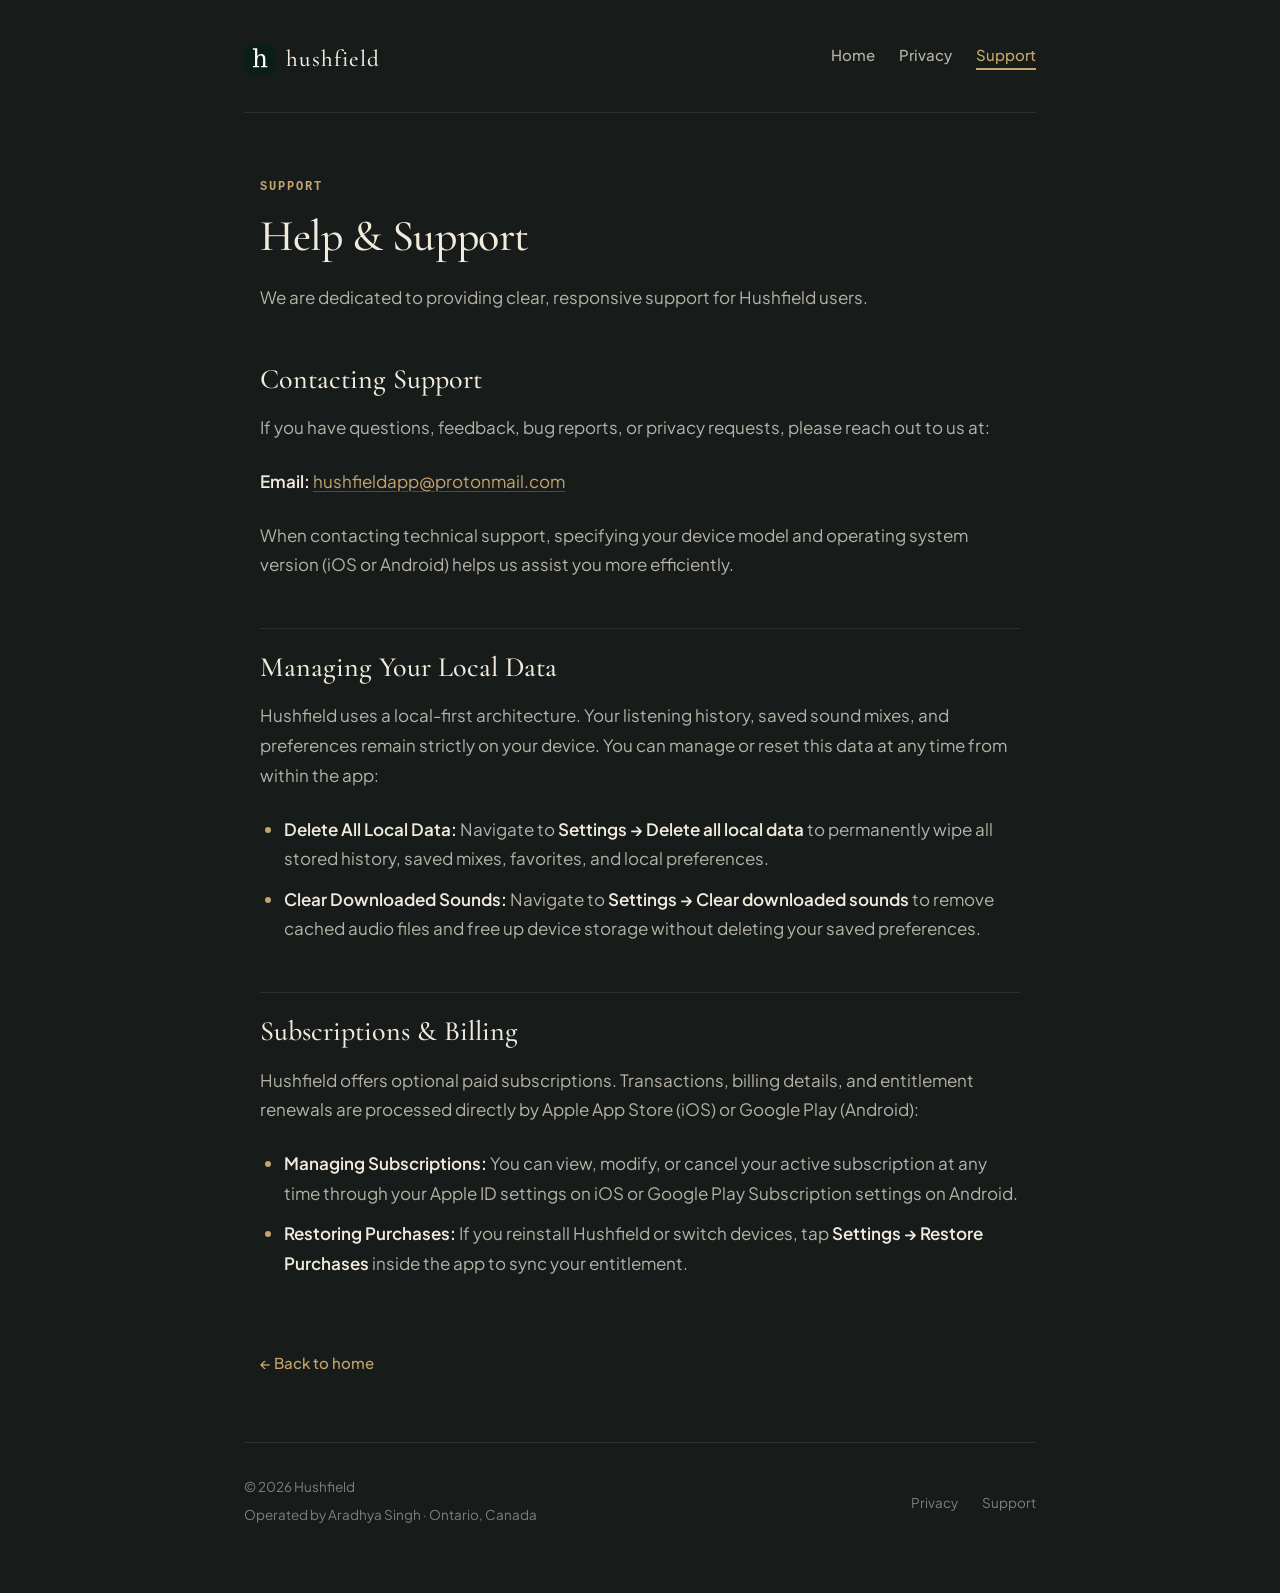
<file: support/index.html>
<!doctype html>
<html lang="en">
<head>
  <meta charset="UTF-8" />
  <meta name="viewport" content="width=device-width, initial-scale=1.0" />
  <title>Help &amp; Support — Hushfield</title>
  <meta name="description" content="Get help, contact customer support, or learn about managing your local data and subscriptions in Hushfield." />
  <meta name="theme-color" content="#171C1A" />
  <link rel="stylesheet" href="../styles.css" />
  <link rel="icon" href="../favicon.svg" />
</head>
<body>
  <div class="site-wrapper">
    <header class="site-header">
      <a href="../" class="brand-link" aria-label="Hushfield Home">
        <!-- Hushfield Logo SVG / Mark (Replaceable) -->
        <img class="brand-logo-mark" src="../assets/brand/hushfield-symbol.svg" alt="" width="32" height="32">
        <span class="brand-wordmark">hushfield</span>
      </a>

      <nav class="site-nav" aria-label="Main Navigation">
        <ul>
          <li><a href="../">Home</a></li>
          <li><a href="../privacy/">Privacy</a></li>
          <li><a href="./" class="active">Support</a></li>
        </ul>
      </nav>
    </header>

    <main class="site-main">
      <span class="eyebrow">SUPPORT</span>
      <h1>Help &amp; Support</h1>
      <p>We are dedicated to providing clear, responsive support for Hushfield users.</p>

      <section>
        <h2 id="contact-support">Contacting Support</h2>
        <p>If you have questions, feedback, bug reports, or privacy requests, please reach out to us at:</p>
        <p><strong>Email:</strong> <a href="mailto:hushfieldapp@protonmail.com">hushfieldapp@protonmail.com</a></p>
        <p>When contacting technical support, specifying your device model and operating system version (iOS or Android) helps us assist you more efficiently.</p>

        <h2 id="managing-local-data">Managing Your Local Data</h2>
        <p>Hushfield uses a local-first architecture. Your listening history, saved sound mixes, and preferences remain strictly on your device. You can manage or reset this data at any time from within the app:</p>
        <ul>
          <li><strong>Delete All Local Data:</strong> Navigate to <strong>Settings &rarr; Delete all local data</strong> to permanently wipe all stored history, saved mixes, favorites, and local preferences.</li>
          <li><strong>Clear Downloaded Sounds:</strong> Navigate to <strong>Settings &rarr; Clear downloaded sounds</strong> to remove cached audio files and free up device storage without deleting your saved preferences.</li>
        </ul>

        <h2 id="subscriptions-and-billing">Subscriptions &amp; Billing</h2>
        <p>Hushfield offers optional paid subscriptions. Transactions, billing details, and entitlement renewals are processed directly by Apple App Store (iOS) or Google Play (Android):</p>
        <ul>
          <li><strong>Managing Subscriptions:</strong> You can view, modify, or cancel your active subscription at any time through your Apple ID settings on iOS or Google Play Subscription settings on Android.</li>
          <li><strong>Restoring Purchases:</strong> If you reinstall Hushfield or switch devices, tap <strong>Settings &rarr; Restore Purchases</strong> inside the app to sync your entitlement.</li>
        </ul>
      </section>

      <a href="../" class="back-link">&larr; Back to home</a>
    </main>

    <footer class="site-footer">
      <div class="footer-info">
        <p>&copy; 2026 Hushfield</p>
        <p>Operated by Aradhya Singh &middot; Ontario, Canada</p>
      </div>
      <nav class="footer-nav" aria-label="Footer Navigation">
        <a href="../privacy/">Privacy</a>
        <a href="./">Support</a>
      </nav>
    </footer>
  </div>
</body>
</html>
</file>
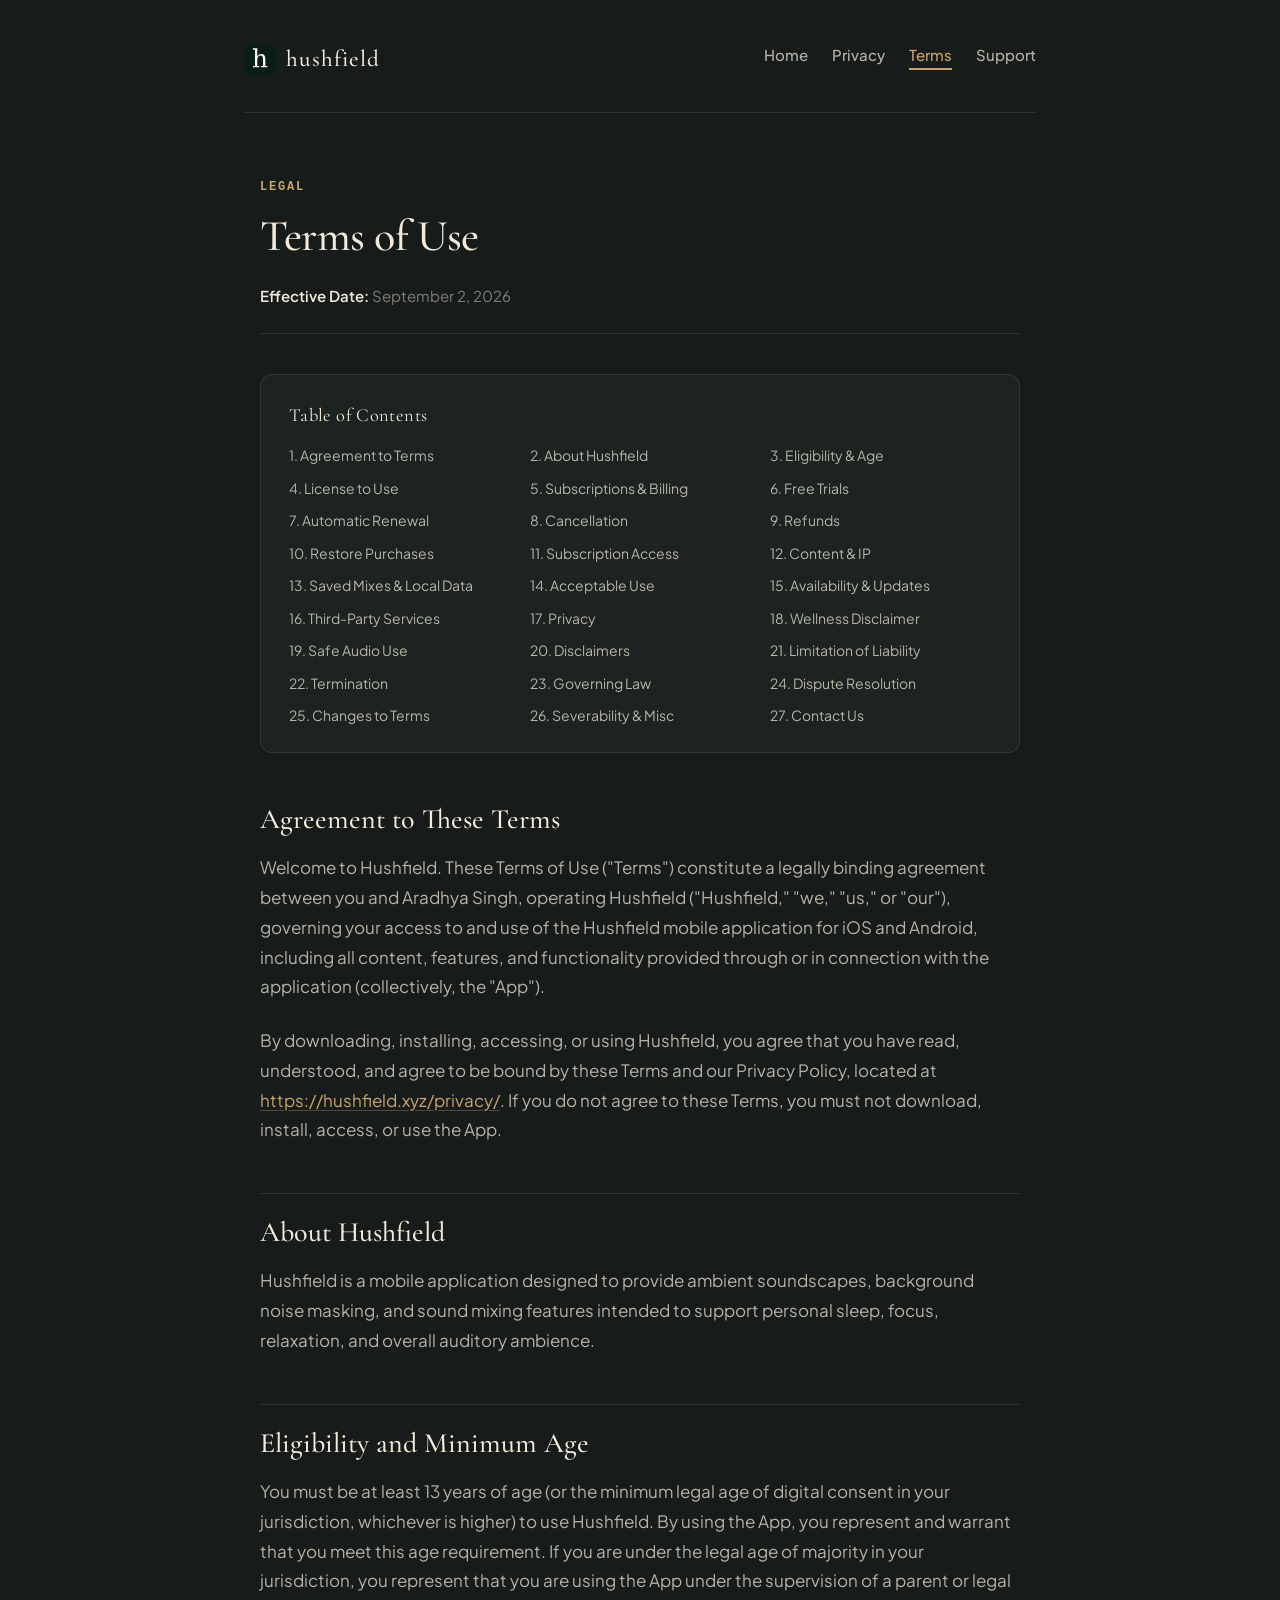
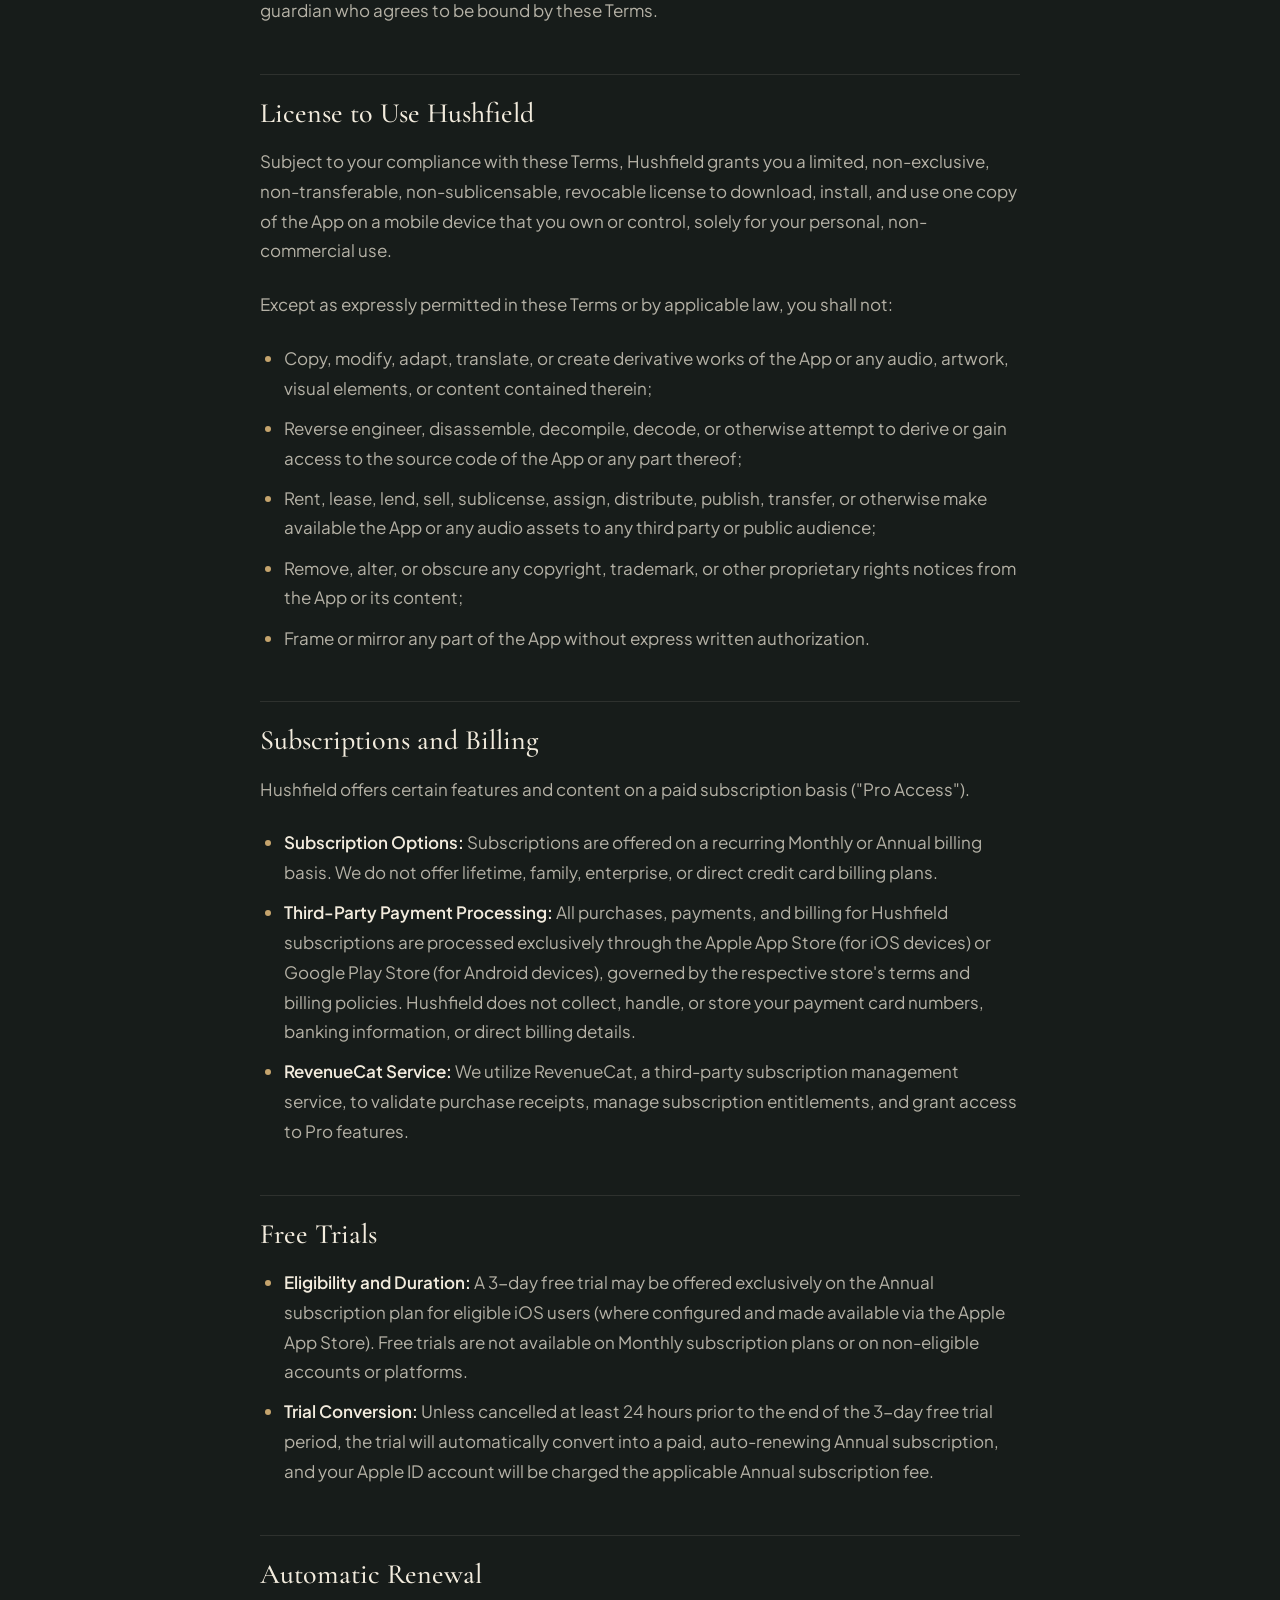
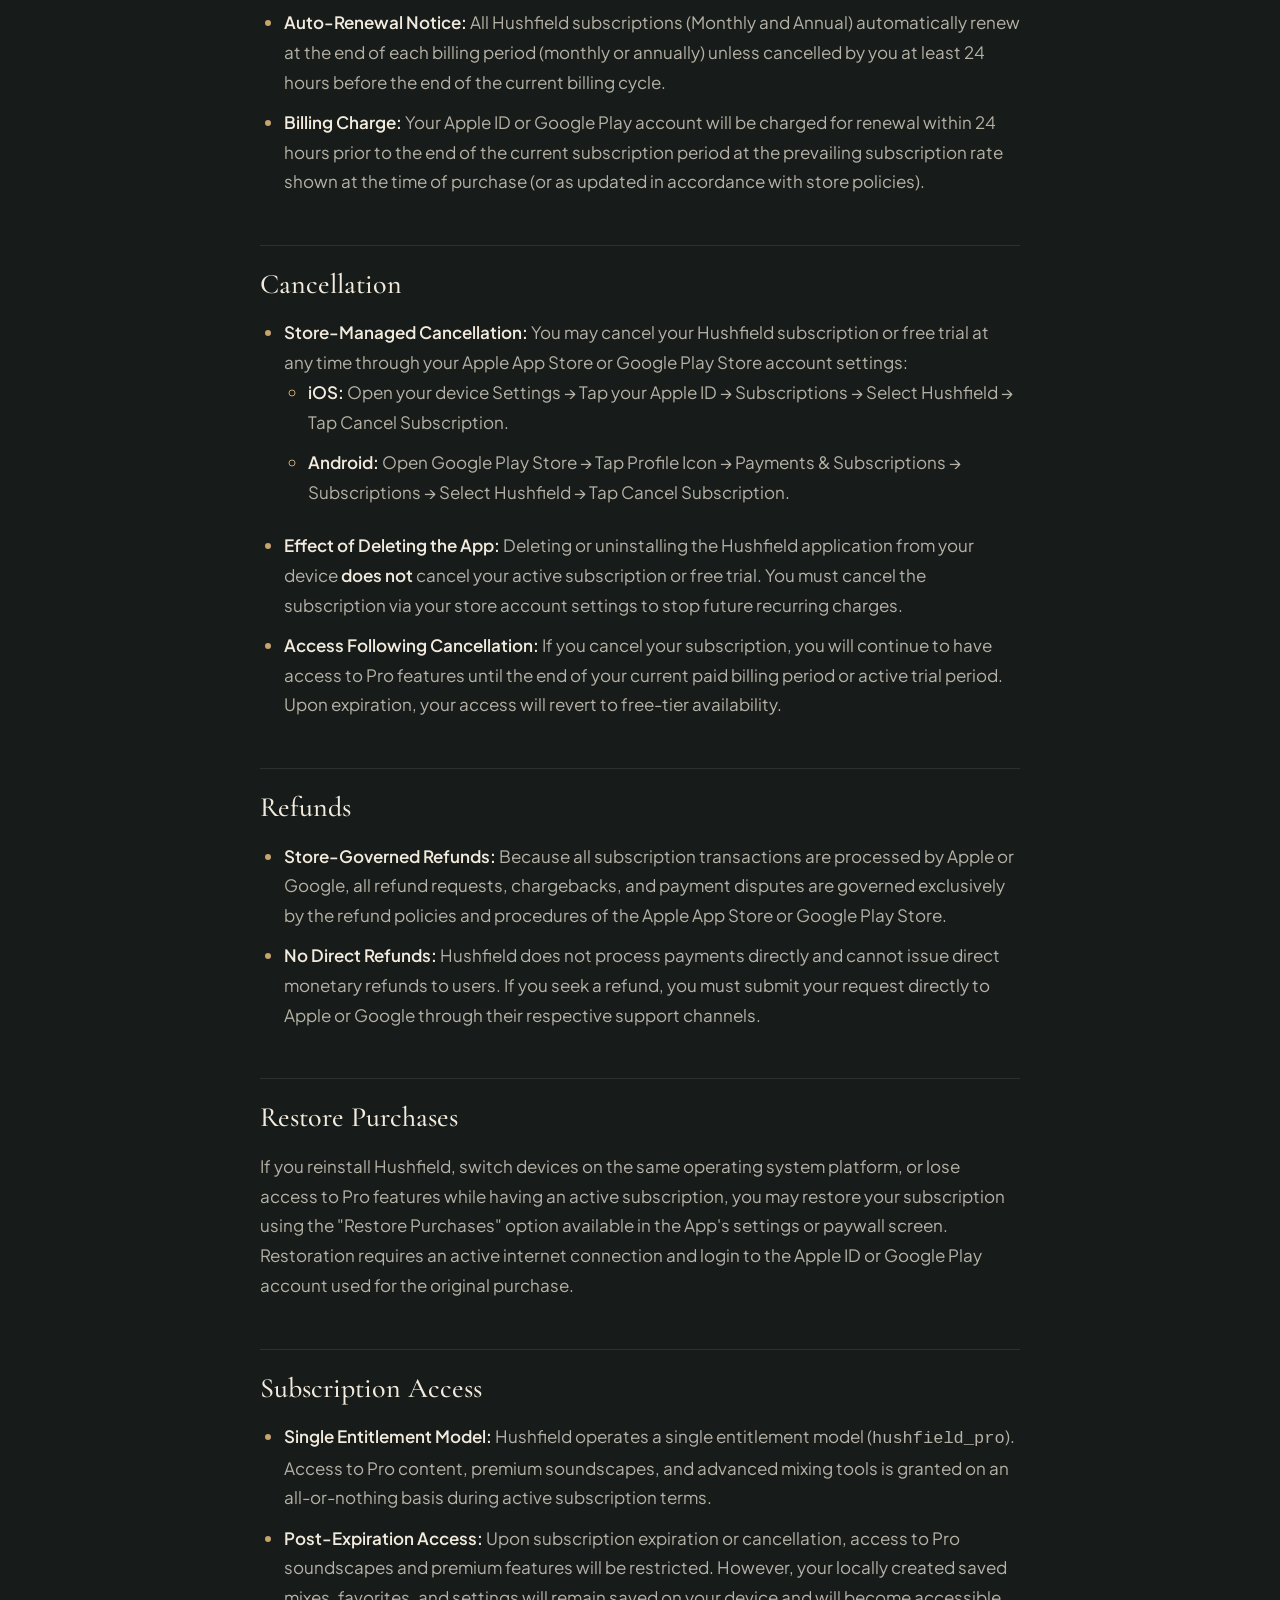
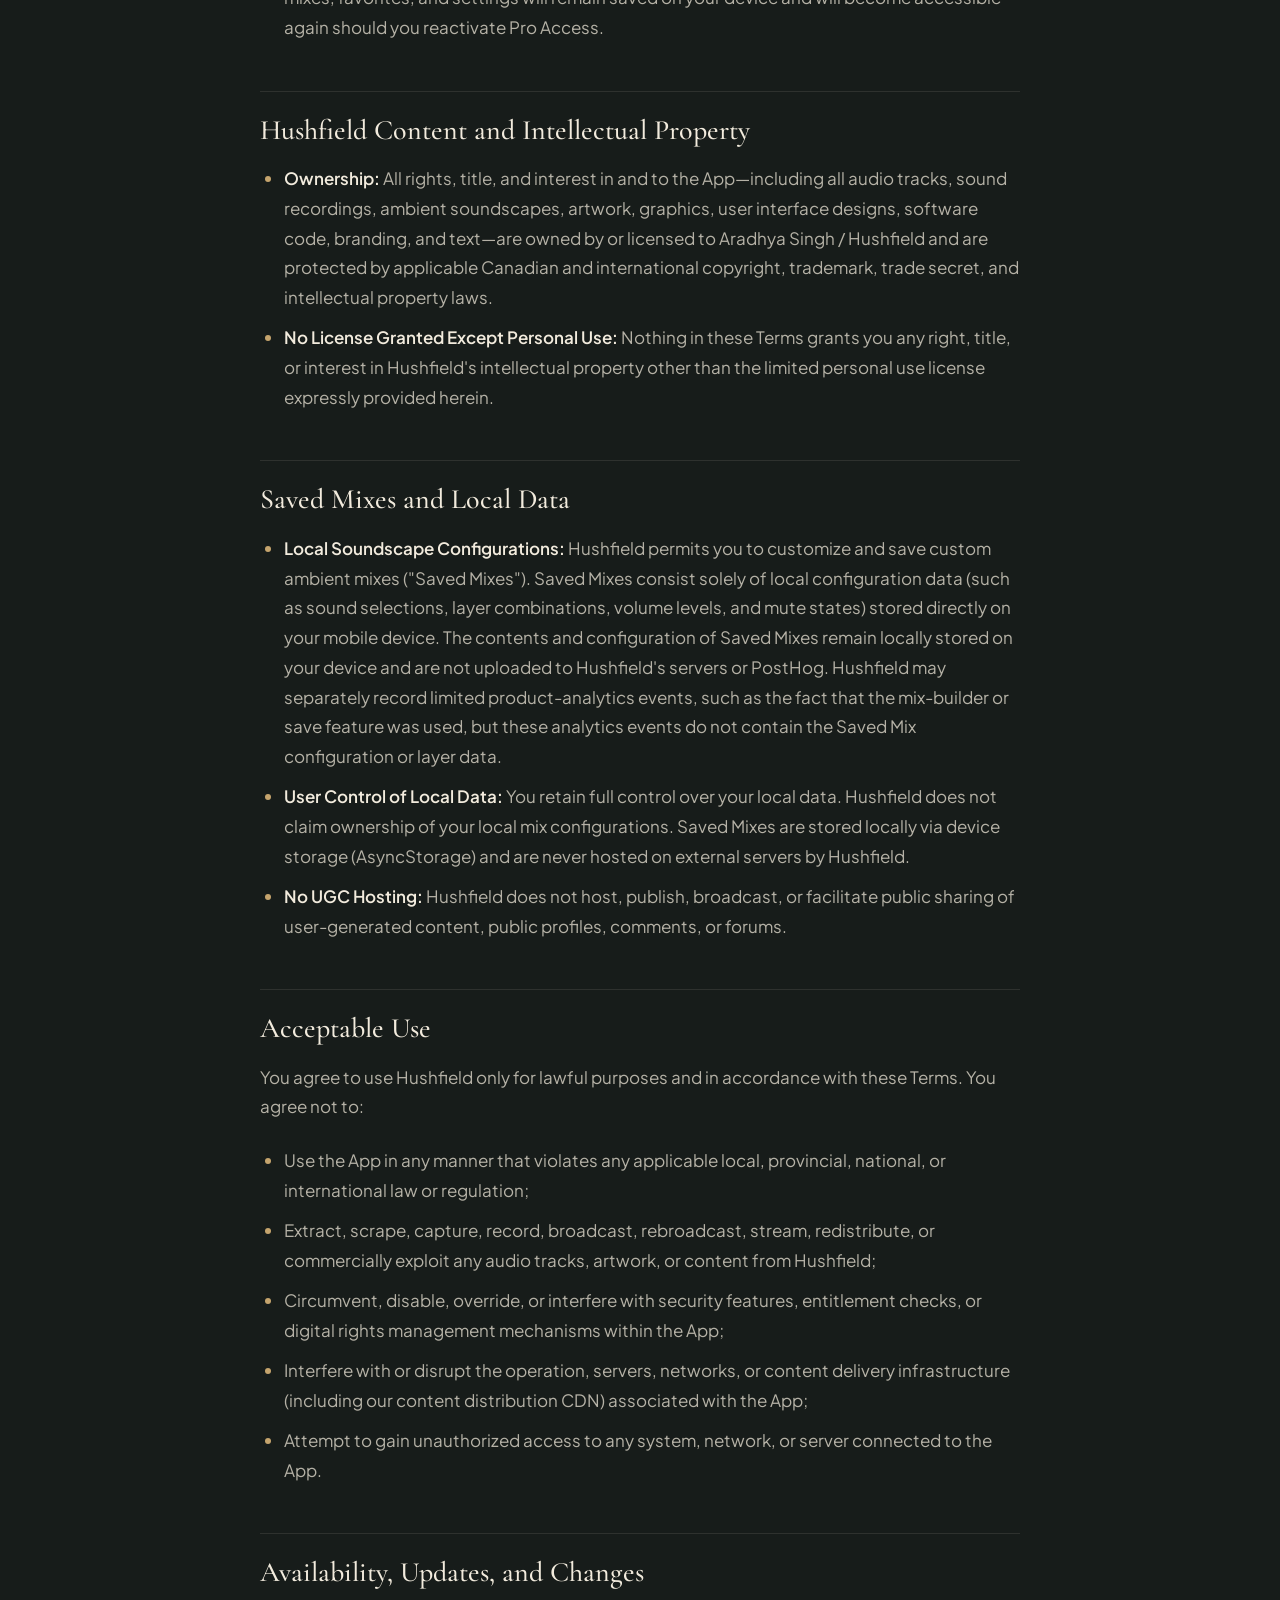
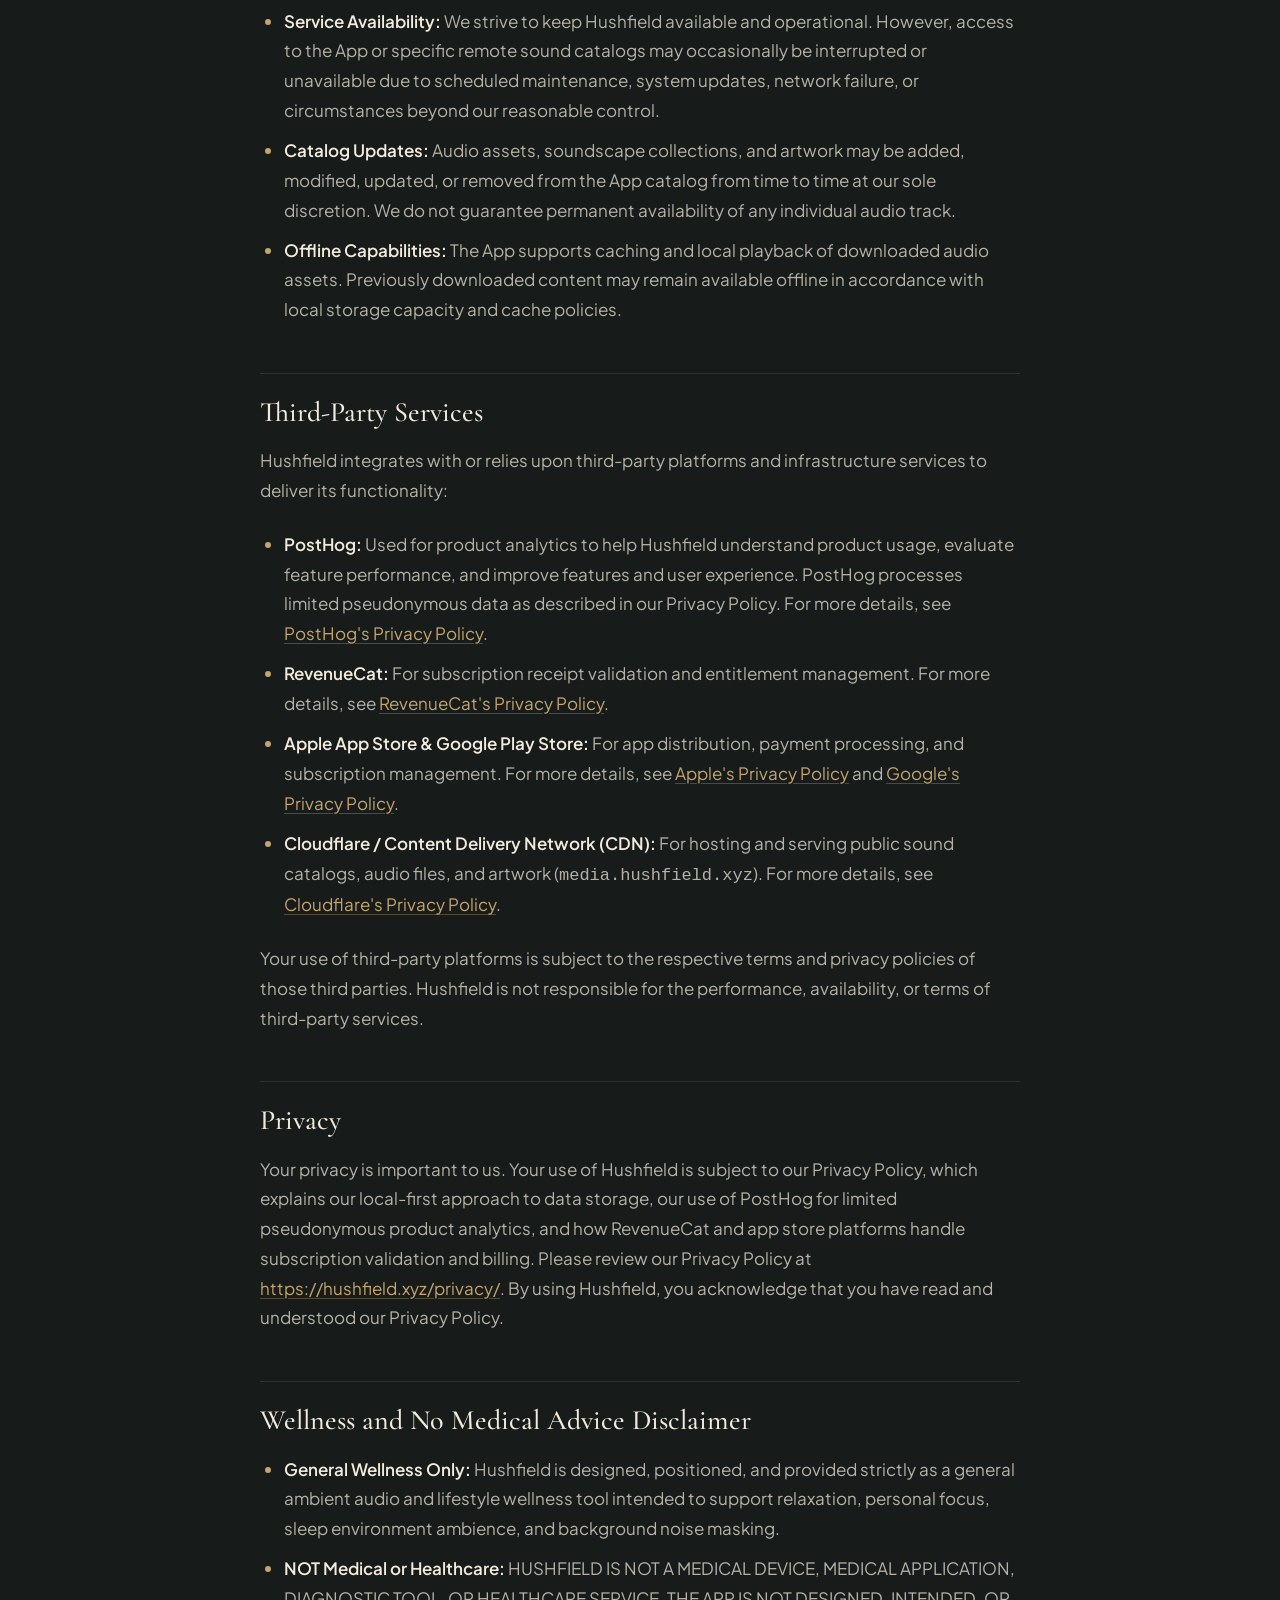
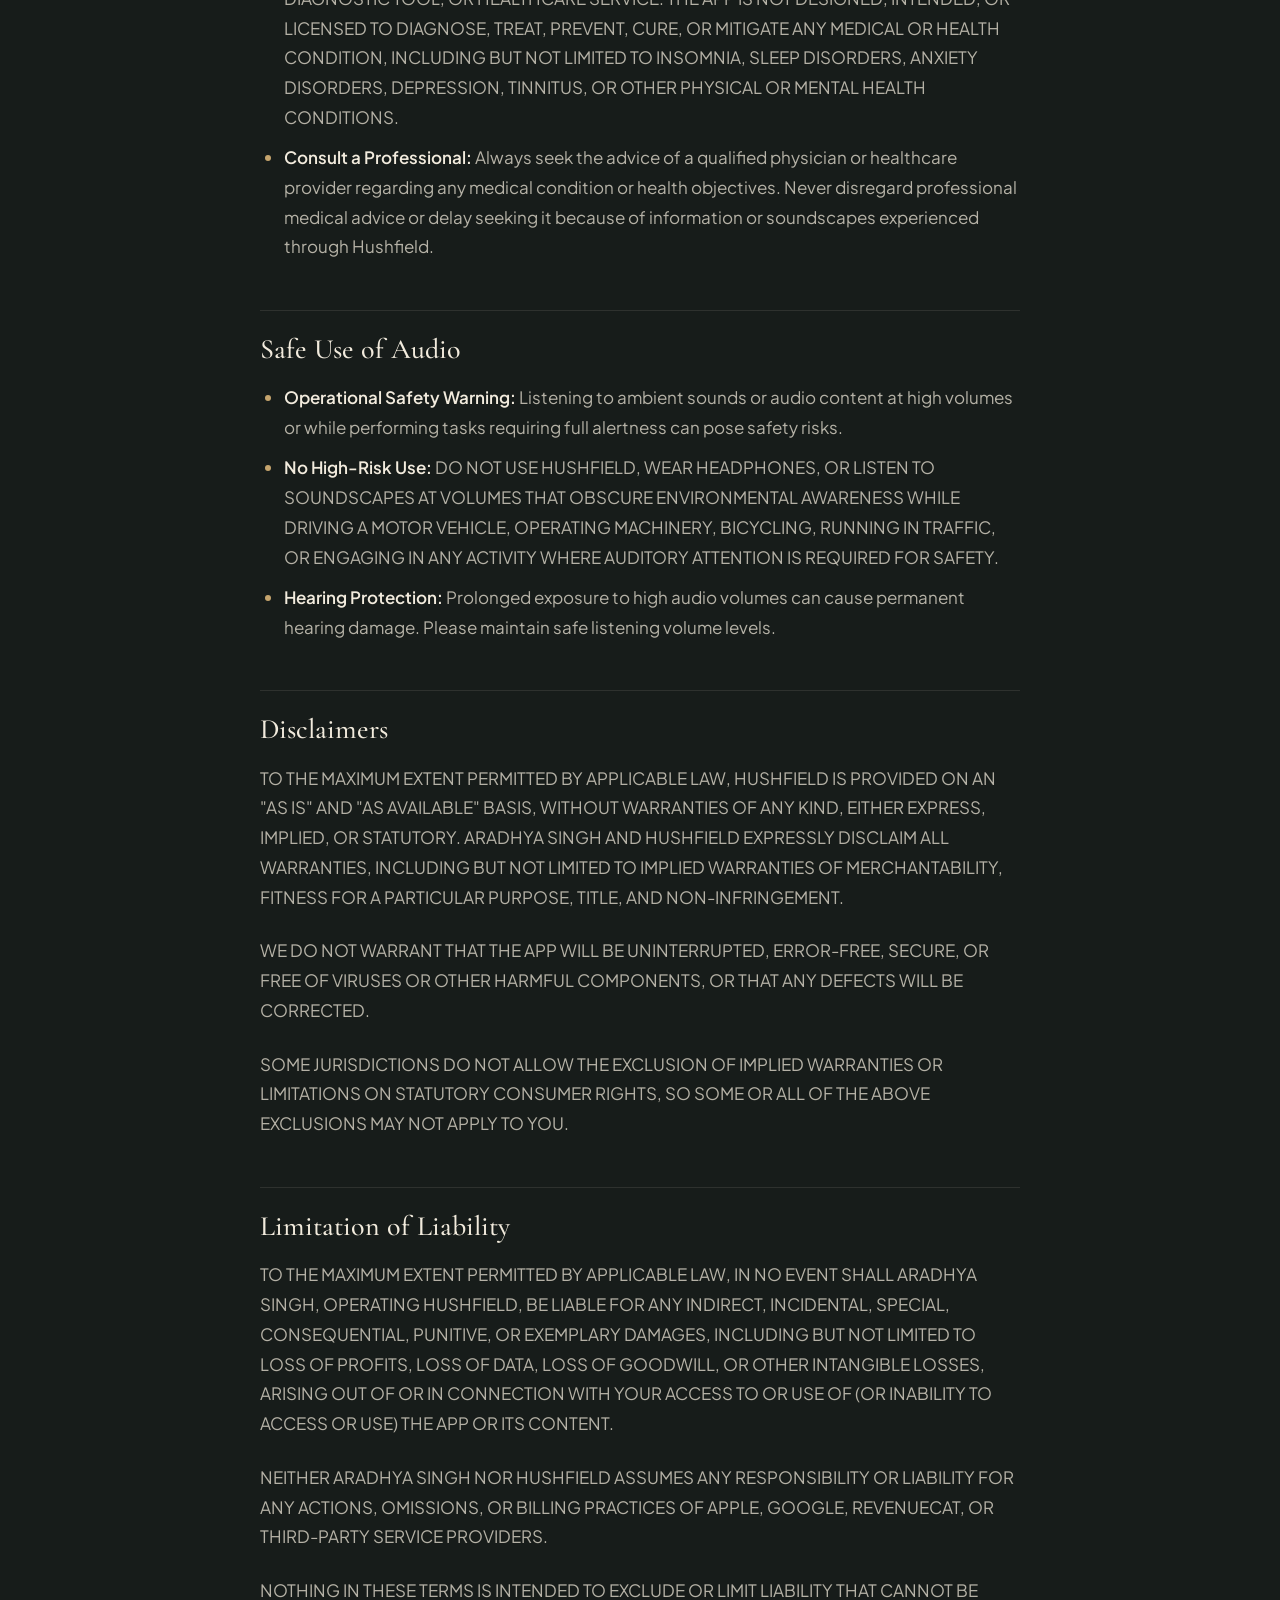
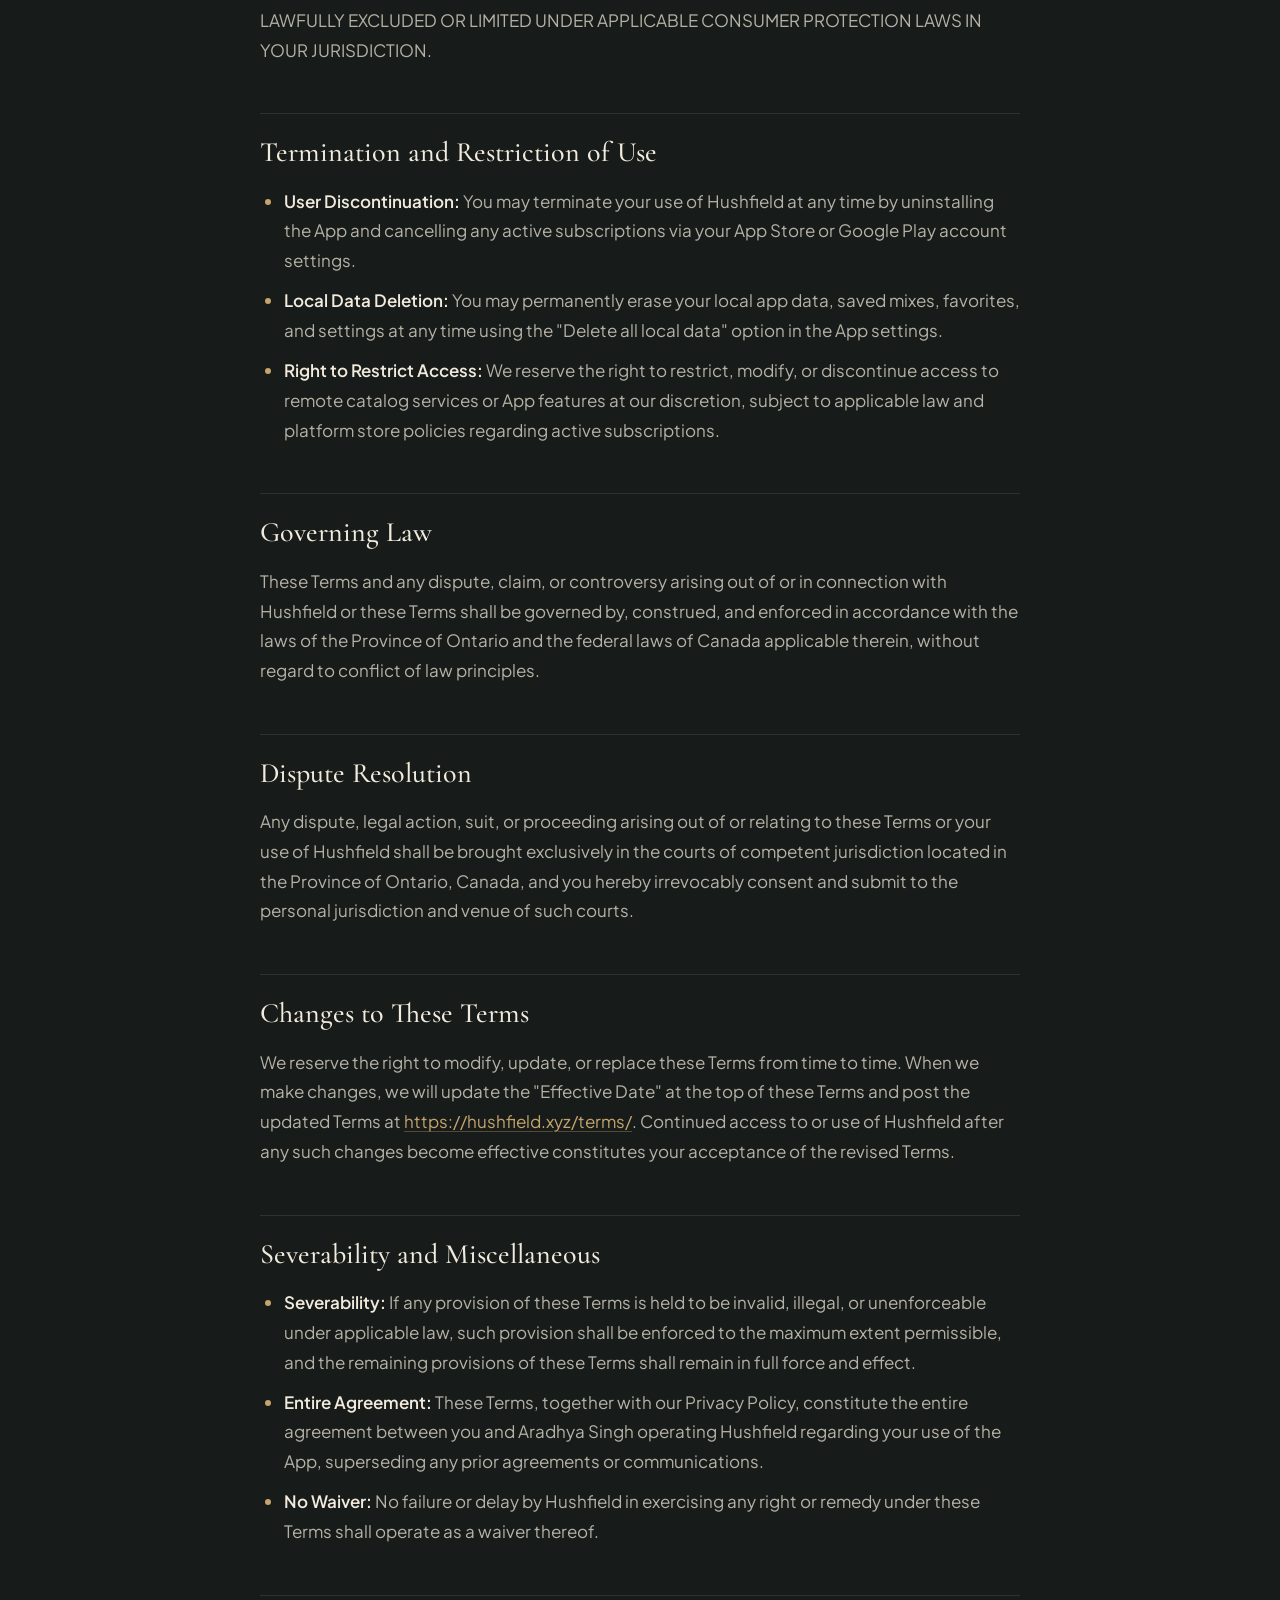
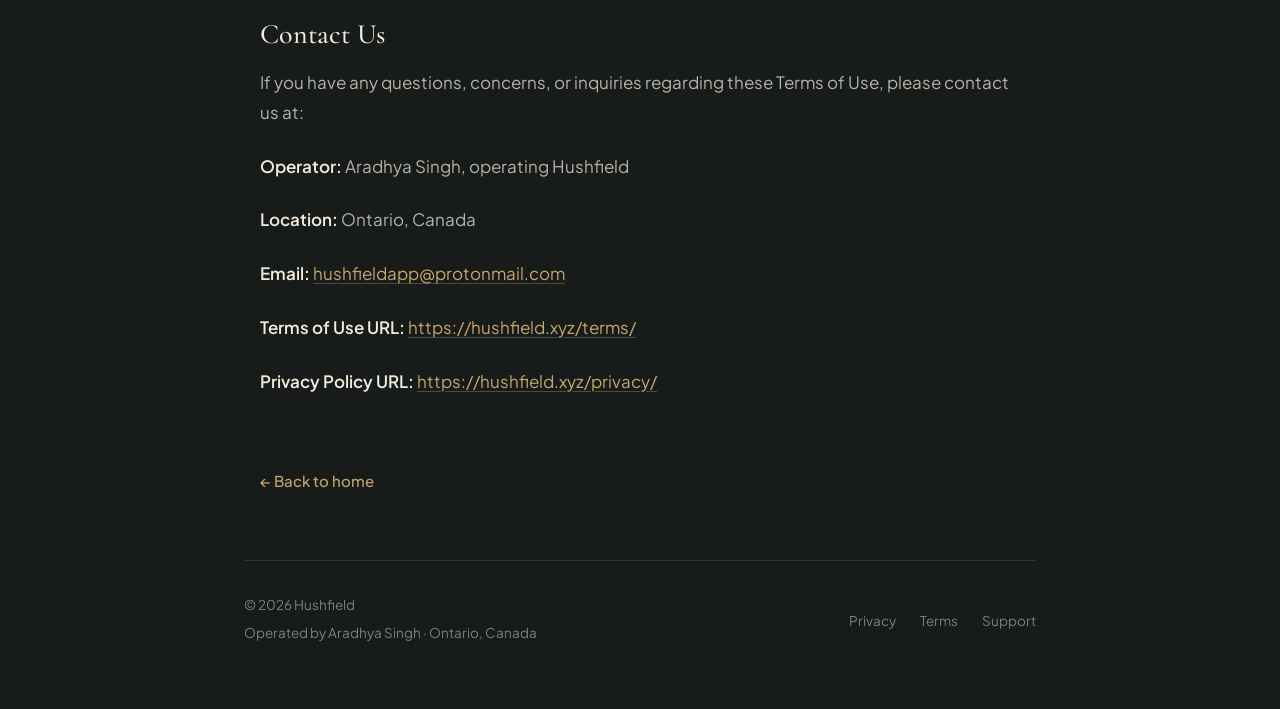
<file: terms/index.html>
<!doctype html>
<html lang="en">
<head>
  <meta charset="UTF-8" />
  <meta name="viewport" content="width=device-width, initial-scale=1.0" />
  <title>Terms of Use — Hushfield</title>
  <meta name="description" content="Official Terms of Use for Hushfield, governing your access to and use of our ambient sound application." />
  <meta name="theme-color" content="#171C1A" />
  <link rel="stylesheet" href="../styles.css" />
  <link rel="icon" href="../favicon.svg" />
</head>
<body>
  <div class="site-wrapper">
    <header class="site-header">
      <a href="../" class="brand-link" aria-label="Hushfield Home">
        <!-- Hushfield Logo SVG / Mark -->
        <img class="brand-logo-mark" src="../assets/brand/hushfield-symbol.svg" alt="" width="32" height="32">
        <span class="brand-wordmark">hushfield</span>
      </a>

      <nav class="site-nav" aria-label="Main Navigation">
        <ul>
          <li><a href="../">Home</a></li>
          <li><a href="../privacy/">Privacy</a></li>
          <li><a href="./" class="active">Terms</a></li>
          <li><a href="../support/">Support</a></li>
        </ul>
      </nav>
    </header>

    <main class="site-main">
      <span class="eyebrow">LEGAL</span>
      <h1>Terms of Use</h1>
      <p class="effective-date"><strong>Effective Date:</strong> September 2, 2026</p>

      <nav class="toc-box" aria-label="Table of Contents">
        <div class="toc-title">Table of Contents</div>
        <ul class="toc-list">
          <li><a href="#agreement-to-these-terms">1. Agreement to Terms</a></li>
          <li><a href="#about-hushfield">2. About Hushfield</a></li>
          <li><a href="#eligibility-and-minimum-age">3. Eligibility &amp; Age</a></li>
          <li><a href="#license-to-use-hushfield">4. License to Use</a></li>
          <li><a href="#subscriptions-and-billing">5. Subscriptions &amp; Billing</a></li>
          <li><a href="#free-trials">6. Free Trials</a></li>
          <li><a href="#automatic-renewal">7. Automatic Renewal</a></li>
          <li><a href="#cancellation">8. Cancellation</a></li>
          <li><a href="#refunds">9. Refunds</a></li>
          <li><a href="#restore-purchases">10. Restore Purchases</a></li>
          <li><a href="#subscription-access">11. Subscription Access</a></li>
          <li><a href="#content-and-intellectual-property">12. Content &amp; IP</a></li>
          <li><a href="#saved-mixes-and-local-data">13. Saved Mixes &amp; Local Data</a></li>
          <li><a href="#acceptable-use">14. Acceptable Use</a></li>
          <li><a href="#availability-updates-and-changes">15. Availability &amp; Updates</a></li>
          <li><a href="#third-party-services">16. Third-Party Services</a></li>
          <li><a href="#privacy">17. Privacy</a></li>
          <li><a href="#wellness-and-no-medical-advice">18. Wellness Disclaimer</a></li>
          <li><a href="#safe-use-of-audio">19. Safe Audio Use</a></li>
          <li><a href="#disclaimers">20. Disclaimers</a></li>
          <li><a href="#limitation-of-liability">21. Limitation of Liability</a></li>
          <li><a href="#termination-and-restriction-of-use">22. Termination</a></li>
          <li><a href="#governing-law">23. Governing Law</a></li>
          <li><a href="#dispute-resolution">24. Dispute Resolution</a></li>
          <li><a href="#changes-to-these-terms">25. Changes to Terms</a></li>
          <li><a href="#severability-and-miscellaneous">26. Severability &amp; Misc</a></li>
          <li><a href="#contact-us">27. Contact Us</a></li>
        </ul>
      </nav>

      <article class="policy-body">
        <h2 id="agreement-to-these-terms">Agreement to These Terms</h2>
        <p>Welcome to Hushfield. These Terms of Use ("Terms") constitute a legally binding agreement between you and Aradhya Singh, operating Hushfield ("Hushfield," "we," "us," or "our"), governing your access to and use of the Hushfield mobile application for iOS and Android, including all content, features, and functionality provided through or in connection with the application (collectively, the "App").</p>
        <p>By downloading, installing, accessing, or using Hushfield, you agree that you have read, understood, and agree to be bound by these Terms and our Privacy Policy, located at <a href="https://hushfield.xyz/privacy/" rel="noopener">https://hushfield.xyz/privacy/</a>. If you do not agree to these Terms, you must not download, install, access, or use the App.</p>

        <h2 id="about-hushfield">About Hushfield</h2>
        <p>Hushfield is a mobile application designed to provide ambient soundscapes, background noise masking, and sound mixing features intended to support personal sleep, focus, relaxation, and overall auditory ambience.</p>

        <h2 id="eligibility-and-minimum-age">Eligibility and Minimum Age</h2>
        <p>You must be at least 13 years of age (or the minimum legal age of digital consent in your jurisdiction, whichever is higher) to use Hushfield. By using the App, you represent and warrant that you meet this age requirement. If you are under the legal age of majority in your jurisdiction, you represent that you are using the App under the supervision of a parent or legal guardian who agrees to be bound by these Terms.</p>

        <h2 id="license-to-use-hushfield">License to Use Hushfield</h2>
        <p>Subject to your compliance with these Terms, Hushfield grants you a limited, non-exclusive, non-transferable, non-sublicensable, revocable license to download, install, and use one copy of the App on a mobile device that you own or control, solely for your personal, non-commercial use.</p>
        <p>Except as expressly permitted in these Terms or by applicable law, you shall not:</p>
        <ul>
          <li>Copy, modify, adapt, translate, or create derivative works of the App or any audio, artwork, visual elements, or content contained therein;</li>
          <li>Reverse engineer, disassemble, decompile, decode, or otherwise attempt to derive or gain access to the source code of the App or any part thereof;</li>
          <li>Rent, lease, lend, sell, sublicense, assign, distribute, publish, transfer, or otherwise make available the App or any audio assets to any third party or public audience;</li>
          <li>Remove, alter, or obscure any copyright, trademark, or other proprietary rights notices from the App or its content;</li>
          <li>Frame or mirror any part of the App without express written authorization.</li>
        </ul>

        <h2 id="subscriptions-and-billing">Subscriptions and Billing</h2>
        <p>Hushfield offers certain features and content on a paid subscription basis ("Pro Access").</p>
        <ul>
          <li><strong>Subscription Options:</strong> Subscriptions are offered on a recurring Monthly or Annual billing basis. We do not offer lifetime, family, enterprise, or direct credit card billing plans.</li>
          <li><strong>Third-Party Payment Processing:</strong> All purchases, payments, and billing for Hushfield subscriptions are processed exclusively through the Apple App Store (for iOS devices) or Google Play Store (for Android devices), governed by the respective store's terms and billing policies. Hushfield does not collect, handle, or store your payment card numbers, banking information, or direct billing details.</li>
          <li><strong>RevenueCat Service:</strong> We utilize RevenueCat, a third-party subscription management service, to validate purchase receipts, manage subscription entitlements, and grant access to Pro features.</li>
        </ul>

        <h2 id="free-trials">Free Trials</h2>
        <ul>
          <li><strong>Eligibility and Duration:</strong> A 3-day free trial may be offered exclusively on the Annual subscription plan for eligible iOS users (where configured and made available via the Apple App Store). Free trials are not available on Monthly subscription plans or on non-eligible accounts or platforms.</li>
          <li><strong>Trial Conversion:</strong> Unless cancelled at least 24 hours prior to the end of the 3-day free trial period, the trial will automatically convert into a paid, auto-renewing Annual subscription, and your Apple ID account will be charged the applicable Annual subscription fee.</li>
        </ul>

        <h2 id="automatic-renewal">Automatic Renewal</h2>
        <ul>
          <li><strong>Auto-Renewal Notice:</strong> All Hushfield subscriptions (Monthly and Annual) automatically renew at the end of each billing period (monthly or annually) unless cancelled by you at least 24 hours before the end of the current billing cycle.</li>
          <li><strong>Billing Charge:</strong> Your Apple ID or Google Play account will be charged for renewal within 24 hours prior to the end of the current subscription period at the prevailing subscription rate shown at the time of purchase (or as updated in accordance with store policies).</li>
        </ul>

        <h2 id="cancellation">Cancellation</h2>
        <ul>
          <li><strong>Store-Managed Cancellation:</strong> You may cancel your Hushfield subscription or free trial at any time through your Apple App Store or Google Play Store account settings:
            <ul>
              <li><strong>iOS:</strong> Open your device Settings &rarr; Tap your Apple ID &rarr; Subscriptions &rarr; Select Hushfield &rarr; Tap Cancel Subscription.</li>
              <li><strong>Android:</strong> Open Google Play Store &rarr; Tap Profile Icon &rarr; Payments &amp; Subscriptions &rarr; Subscriptions &rarr; Select Hushfield &rarr; Tap Cancel Subscription.</li>
            </ul>
          </li>
          <li><strong>Effect of Deleting the App:</strong> Deleting or uninstalling the Hushfield application from your device <strong>does not</strong> cancel your active subscription or free trial. You must cancel the subscription via your store account settings to stop future recurring charges.</li>
          <li><strong>Access Following Cancellation:</strong> If you cancel your subscription, you will continue to have access to Pro features until the end of your current paid billing period or active trial period. Upon expiration, your access will revert to free-tier availability.</li>
        </ul>

        <h2 id="refunds">Refunds</h2>
        <ul>
          <li><strong>Store-Governed Refunds:</strong> Because all subscription transactions are processed by Apple or Google, all refund requests, chargebacks, and payment disputes are governed exclusively by the refund policies and procedures of the Apple App Store or Google Play Store.</li>
          <li><strong>No Direct Refunds:</strong> Hushfield does not process payments directly and cannot issue direct monetary refunds to users. If you seek a refund, you must submit your request directly to Apple or Google through their respective support channels.</li>
        </ul>

        <h2 id="restore-purchases">Restore Purchases</h2>
        <p>If you reinstall Hushfield, switch devices on the same operating system platform, or lose access to Pro features while having an active subscription, you may restore your subscription using the "Restore Purchases" option available in the App's settings or paywall screen. Restoration requires an active internet connection and login to the Apple ID or Google Play account used for the original purchase.</p>

        <h2 id="subscription-access">Subscription Access</h2>
        <ul>
          <li><strong>Single Entitlement Model:</strong> Hushfield operates a single entitlement model (<code>hushfield_pro</code>). Access to Pro content, premium soundscapes, and advanced mixing tools is granted on an all-or-nothing basis during active subscription terms.</li>
          <li><strong>Post-Expiration Access:</strong> Upon subscription expiration or cancellation, access to Pro soundscapes and premium features will be restricted. However, your locally created saved mixes, favorites, and settings will remain saved on your device and will become accessible again should you reactivate Pro Access.</li>
        </ul>

        <h2 id="content-and-intellectual-property">Hushfield Content and Intellectual Property</h2>
        <ul>
          <li><strong>Ownership:</strong> All rights, title, and interest in and to the App—including all audio tracks, sound recordings, ambient soundscapes, artwork, graphics, user interface designs, software code, branding, and text—are owned by or licensed to Aradhya Singh / Hushfield and are protected by applicable Canadian and international copyright, trademark, trade secret, and intellectual property laws.</li>
          <li><strong>No License Granted Except Personal Use:</strong> Nothing in these Terms grants you any right, title, or interest in Hushfield's intellectual property other than the limited personal use license expressly provided herein.</li>
        </ul>

        <h2 id="saved-mixes-and-local-data">Saved Mixes and Local Data</h2>
        <ul>
          <li><strong>Local Soundscape Configurations:</strong> Hushfield permits you to customize and save custom ambient mixes ("Saved Mixes"). Saved Mixes consist solely of local configuration data (such as sound selections, layer combinations, volume levels, and mute states) stored directly on your mobile device. The contents and configuration of Saved Mixes remain locally stored on your device and are not uploaded to Hushfield's servers or PostHog. Hushfield may separately record limited product-analytics events, such as the fact that the mix-builder or save feature was used, but these analytics events do not contain the Saved Mix configuration or layer data.</li>
          <li><strong>User Control of Local Data:</strong> You retain full control over your local data. Hushfield does not claim ownership of your local mix configurations. Saved Mixes are stored locally via device storage (AsyncStorage) and are never hosted on external servers by Hushfield.</li>
          <li><strong>No UGC Hosting:</strong> Hushfield does not host, publish, broadcast, or facilitate public sharing of user-generated content, public profiles, comments, or forums.</li>
        </ul>

        <h2 id="acceptable-use">Acceptable Use</h2>
        <p>You agree to use Hushfield only for lawful purposes and in accordance with these Terms. You agree not to:</p>
        <ul>
          <li>Use the App in any manner that violates any applicable local, provincial, national, or international law or regulation;</li>
          <li>Extract, scrape, capture, record, broadcast, rebroadcast, stream, redistribute, or commercially exploit any audio tracks, artwork, or content from Hushfield;</li>
          <li>Circumvent, disable, override, or interfere with security features, entitlement checks, or digital rights management mechanisms within the App;</li>
          <li>Interfere with or disrupt the operation, servers, networks, or content delivery infrastructure (including our content distribution CDN) associated with the App;</li>
          <li>Attempt to gain unauthorized access to any system, network, or server connected to the App.</li>
        </ul>

        <h2 id="availability-updates-and-changes">Availability, Updates, and Changes</h2>
        <ul>
          <li><strong>Service Availability:</strong> We strive to keep Hushfield available and operational. However, access to the App or specific remote sound catalogs may occasionally be interrupted or unavailable due to scheduled maintenance, system updates, network failure, or circumstances beyond our reasonable control.</li>
          <li><strong>Catalog Updates:</strong> Audio assets, soundscape collections, and artwork may be added, modified, updated, or removed from the App catalog from time to time at our sole discretion. We do not guarantee permanent availability of any individual audio track.</li>
          <li><strong>Offline Capabilities:</strong> The App supports caching and local playback of downloaded audio assets. Previously downloaded content may remain available offline in accordance with local storage capacity and cache policies.</li>
        </ul>

        <h2 id="third-party-services">Third-Party Services</h2>
        <p>Hushfield integrates with or relies upon third-party platforms and infrastructure services to deliver its functionality:</p>
        <ul>
          <li><strong>PostHog:</strong> Used for product analytics to help Hushfield understand product usage, evaluate feature performance, and improve features and user experience. PostHog processes limited pseudonymous data as described in our Privacy Policy. For more details, see <a href="https://posthog.com/privacy" rel="noopener">PostHog's Privacy Policy</a>.</li>
          <li><strong>RevenueCat:</strong> For subscription receipt validation and entitlement management. For more details, see <a href="https://www.revenuecat.com/privacy" rel="noopener">RevenueCat's Privacy Policy</a>.</li>
          <li><strong>Apple App Store &amp; Google Play Store:</strong> For app distribution, payment processing, and subscription management. For more details, see <a href="https://www.apple.com/legal/privacy/" rel="noopener">Apple's Privacy Policy</a> and <a href="https://policies.google.com/privacy" rel="noopener">Google's Privacy Policy</a>.</li>
          <li><strong>Cloudflare / Content Delivery Network (CDN):</strong> For hosting and serving public sound catalogs, audio files, and artwork (<code>media.hushfield.xyz</code>). For more details, see <a href="https://www.cloudflare.com/privacypolicy/" rel="noopener">Cloudflare's Privacy Policy</a>.</li>
        </ul>
        <p>Your use of third-party platforms is subject to the respective terms and privacy policies of those third parties. Hushfield is not responsible for the performance, availability, or terms of third-party services.</p>

        <h2 id="privacy">Privacy</h2>
        <p>Your privacy is important to us. Your use of Hushfield is subject to our Privacy Policy, which explains our local-first approach to data storage, our use of PostHog for limited pseudonymous product analytics, and how RevenueCat and app store platforms handle subscription validation and billing. Please review our Privacy Policy at <a href="https://hushfield.xyz/privacy/" rel="noopener">https://hushfield.xyz/privacy/</a>. By using Hushfield, you acknowledge that you have read and understood our Privacy Policy.</p>

        <h2 id="wellness-and-no-medical-advice">Wellness and No Medical Advice Disclaimer</h2>
        <ul>
          <li><strong>General Wellness Only:</strong> Hushfield is designed, positioned, and provided strictly as a general ambient audio and lifestyle wellness tool intended to support relaxation, personal focus, sleep environment ambience, and background noise masking.</li>
          <li><strong>NOT Medical or Healthcare:</strong> HUSHFIELD IS NOT A MEDICAL DEVICE, MEDICAL APPLICATION, DIAGNOSTIC TOOL, OR HEALTHCARE SERVICE. THE APP IS NOT DESIGNED, INTENDED, OR LICENSED TO DIAGNOSE, TREAT, PREVENT, CURE, OR MITIGATE ANY MEDICAL OR HEALTH CONDITION, INCLUDING BUT NOT LIMITED TO INSOMNIA, SLEEP DISORDERS, ANXIETY DISORDERS, DEPRESSION, TINNITUS, OR OTHER PHYSICAL OR MENTAL HEALTH CONDITIONS.</li>
          <li><strong>Consult a Professional:</strong> Always seek the advice of a qualified physician or healthcare provider regarding any medical condition or health objectives. Never disregard professional medical advice or delay seeking it because of information or soundscapes experienced through Hushfield.</li>
        </ul>

        <h2 id="safe-use-of-audio">Safe Use of Audio</h2>
        <ul>
          <li><strong>Operational Safety Warning:</strong> Listening to ambient sounds or audio content at high volumes or while performing tasks requiring full alertness can pose safety risks.</li>
          <li><strong>No High-Risk Use:</strong> DO NOT USE HUSHFIELD, WEAR HEADPHONES, OR LISTEN TO SOUNDSCAPES AT VOLUMES THAT OBSCURE ENVIRONMENTAL AWARENESS WHILE DRIVING A MOTOR VEHICLE, OPERATING MACHINERY, BICYCLING, RUNNING IN TRAFFIC, OR ENGAGING IN ANY ACTIVITY WHERE AUDITORY ATTENTION IS REQUIRED FOR SAFETY.</li>
          <li><strong>Hearing Protection:</strong> Prolonged exposure to high audio volumes can cause permanent hearing damage. Please maintain safe listening volume levels.</li>
        </ul>

        <h2 id="disclaimers">Disclaimers</h2>
        <p>TO THE MAXIMUM EXTENT PERMITTED BY APPLICABLE LAW, HUSHFIELD IS PROVIDED ON AN "AS IS" AND "AS AVAILABLE" BASIS, WITHOUT WARRANTIES OF ANY KIND, EITHER EXPRESS, IMPLIED, OR STATUTORY. ARADHYA SINGH AND HUSHFIELD EXPRESSLY DISCLAIM ALL WARRANTIES, INCLUDING BUT NOT LIMITED TO IMPLIED WARRANTIES OF MERCHANTABILITY, FITNESS FOR A PARTICULAR PURPOSE, TITLE, AND NON-INFRINGEMENT.</p>
        <p>WE DO NOT WARRANT THAT THE APP WILL BE UNINTERRUPTED, ERROR-FREE, SECURE, OR FREE OF VIRUSES OR OTHER HARMFUL COMPONENTS, OR THAT ANY DEFECTS WILL BE CORRECTED.</p>
        <p>SOME JURISDICTIONS DO NOT ALLOW THE EXCLUSION OF IMPLIED WARRANTIES OR LIMITATIONS ON STATUTORY CONSUMER RIGHTS, SO SOME OR ALL OF THE ABOVE EXCLUSIONS MAY NOT APPLY TO YOU.</p>

        <h2 id="limitation-of-liability">Limitation of Liability</h2>
        <p>TO THE MAXIMUM EXTENT PERMITTED BY APPLICABLE LAW, IN NO EVENT SHALL ARADHYA SINGH, OPERATING HUSHFIELD, BE LIABLE FOR ANY INDIRECT, INCIDENTAL, SPECIAL, CONSEQUENTIAL, PUNITIVE, OR EXEMPLARY DAMAGES, INCLUDING BUT NOT LIMITED TO LOSS OF PROFITS, LOSS OF DATA, LOSS OF GOODWILL, OR OTHER INTANGIBLE LOSSES, ARISING OUT OF OR IN CONNECTION WITH YOUR ACCESS TO OR USE OF (OR INABILITY TO ACCESS OR USE) THE APP OR ITS CONTENT.</p>
        <p>NEITHER ARADHYA SINGH NOR HUSHFIELD ASSUMES ANY RESPONSIBILITY OR LIABILITY FOR ANY ACTIONS, OMISSIONS, OR BILLING PRACTICES OF APPLE, GOOGLE, REVENUECAT, OR THIRD-PARTY SERVICE PROVIDERS.</p>
        <p>NOTHING IN THESE TERMS IS INTENDED TO EXCLUDE OR LIMIT LIABILITY THAT CANNOT BE LAWFULLY EXCLUDED OR LIMITED UNDER APPLICABLE CONSUMER PROTECTION LAWS IN YOUR JURISDICTION.</p>

        <h2 id="termination-and-restriction-of-use">Termination and Restriction of Use</h2>
        <ul>
          <li><strong>User Discontinuation:</strong> You may terminate your use of Hushfield at any time by uninstalling the App and cancelling any active subscriptions via your App Store or Google Play account settings.</li>
          <li><strong>Local Data Deletion:</strong> You may permanently erase your local app data, saved mixes, favorites, and settings at any time using the "Delete all local data" option in the App settings.</li>
          <li><strong>Right to Restrict Access:</strong> We reserve the right to restrict, modify, or discontinue access to remote catalog services or App features at our discretion, subject to applicable law and platform store policies regarding active subscriptions.</li>
        </ul>

        <h2 id="governing-law">Governing Law</h2>
        <p>These Terms and any dispute, claim, or controversy arising out of or in connection with Hushfield or these Terms shall be governed by, construed, and enforced in accordance with the laws of the Province of Ontario and the federal laws of Canada applicable therein, without regard to conflict of law principles.</p>

        <h2 id="dispute-resolution">Dispute Resolution</h2>
        <p>Any dispute, legal action, suit, or proceeding arising out of or relating to these Terms or your use of Hushfield shall be brought exclusively in the courts of competent jurisdiction located in the Province of Ontario, Canada, and you hereby irrevocably consent and submit to the personal jurisdiction and venue of such courts.</p>

        <h2 id="changes-to-these-terms">Changes to These Terms</h2>
        <p>We reserve the right to modify, update, or replace these Terms from time to time. When we make changes, we will update the "Effective Date" at the top of these Terms and post the updated Terms at <a href="https://hushfield.xyz/terms/" rel="noopener">https://hushfield.xyz/terms/</a>. Continued access to or use of Hushfield after any such changes become effective constitutes your acceptance of the revised Terms.</p>

        <h2 id="severability-and-miscellaneous">Severability and Miscellaneous</h2>
        <ul>
          <li><strong>Severability:</strong> If any provision of these Terms is held to be invalid, illegal, or unenforceable under applicable law, such provision shall be enforced to the maximum extent permissible, and the remaining provisions of these Terms shall remain in full force and effect.</li>
          <li><strong>Entire Agreement:</strong> These Terms, together with our Privacy Policy, constitute the entire agreement between you and Aradhya Singh operating Hushfield regarding your use of the App, superseding any prior agreements or communications.</li>
          <li><strong>No Waiver:</strong> No failure or delay by Hushfield in exercising any right or remedy under these Terms shall operate as a waiver thereof.</li>
        </ul>

        <h2 id="contact-us">Contact Us</h2>
        <p>If you have any questions, concerns, or inquiries regarding these Terms of Use, please contact us at:</p>
        <p><strong>Operator:</strong> Aradhya Singh, operating Hushfield</p>
        <p><strong>Location:</strong> Ontario, Canada</p>
        <p><strong>Email:</strong> <a href="mailto:hushfieldapp@protonmail.com">hushfieldapp@protonmail.com</a></p>
        <p><strong>Terms of Use URL:</strong> <a href="https://hushfield.xyz/terms/" rel="noopener">https://hushfield.xyz/terms/</a></p>
        <p><strong>Privacy Policy URL:</strong> <a href="https://hushfield.xyz/privacy/" rel="noopener">https://hushfield.xyz/privacy/</a></p>
      </article>

      <a href="../" class="back-link">&larr; Back to home</a>
    </main>

    <footer class="site-footer">
      <div class="footer-info">
        <p>&copy; 2026 Hushfield</p>
        <p>Operated by Aradhya Singh &middot; Ontario, Canada</p>
      </div>
      <nav class="footer-nav" aria-label="Footer Navigation">
        <a href="../privacy/">Privacy</a>
        <a href="./" class="active">Terms</a>
        <a href="../support/">Support</a>
      </nav>
    </footer>
  </div>
</body>
</html>
</file>
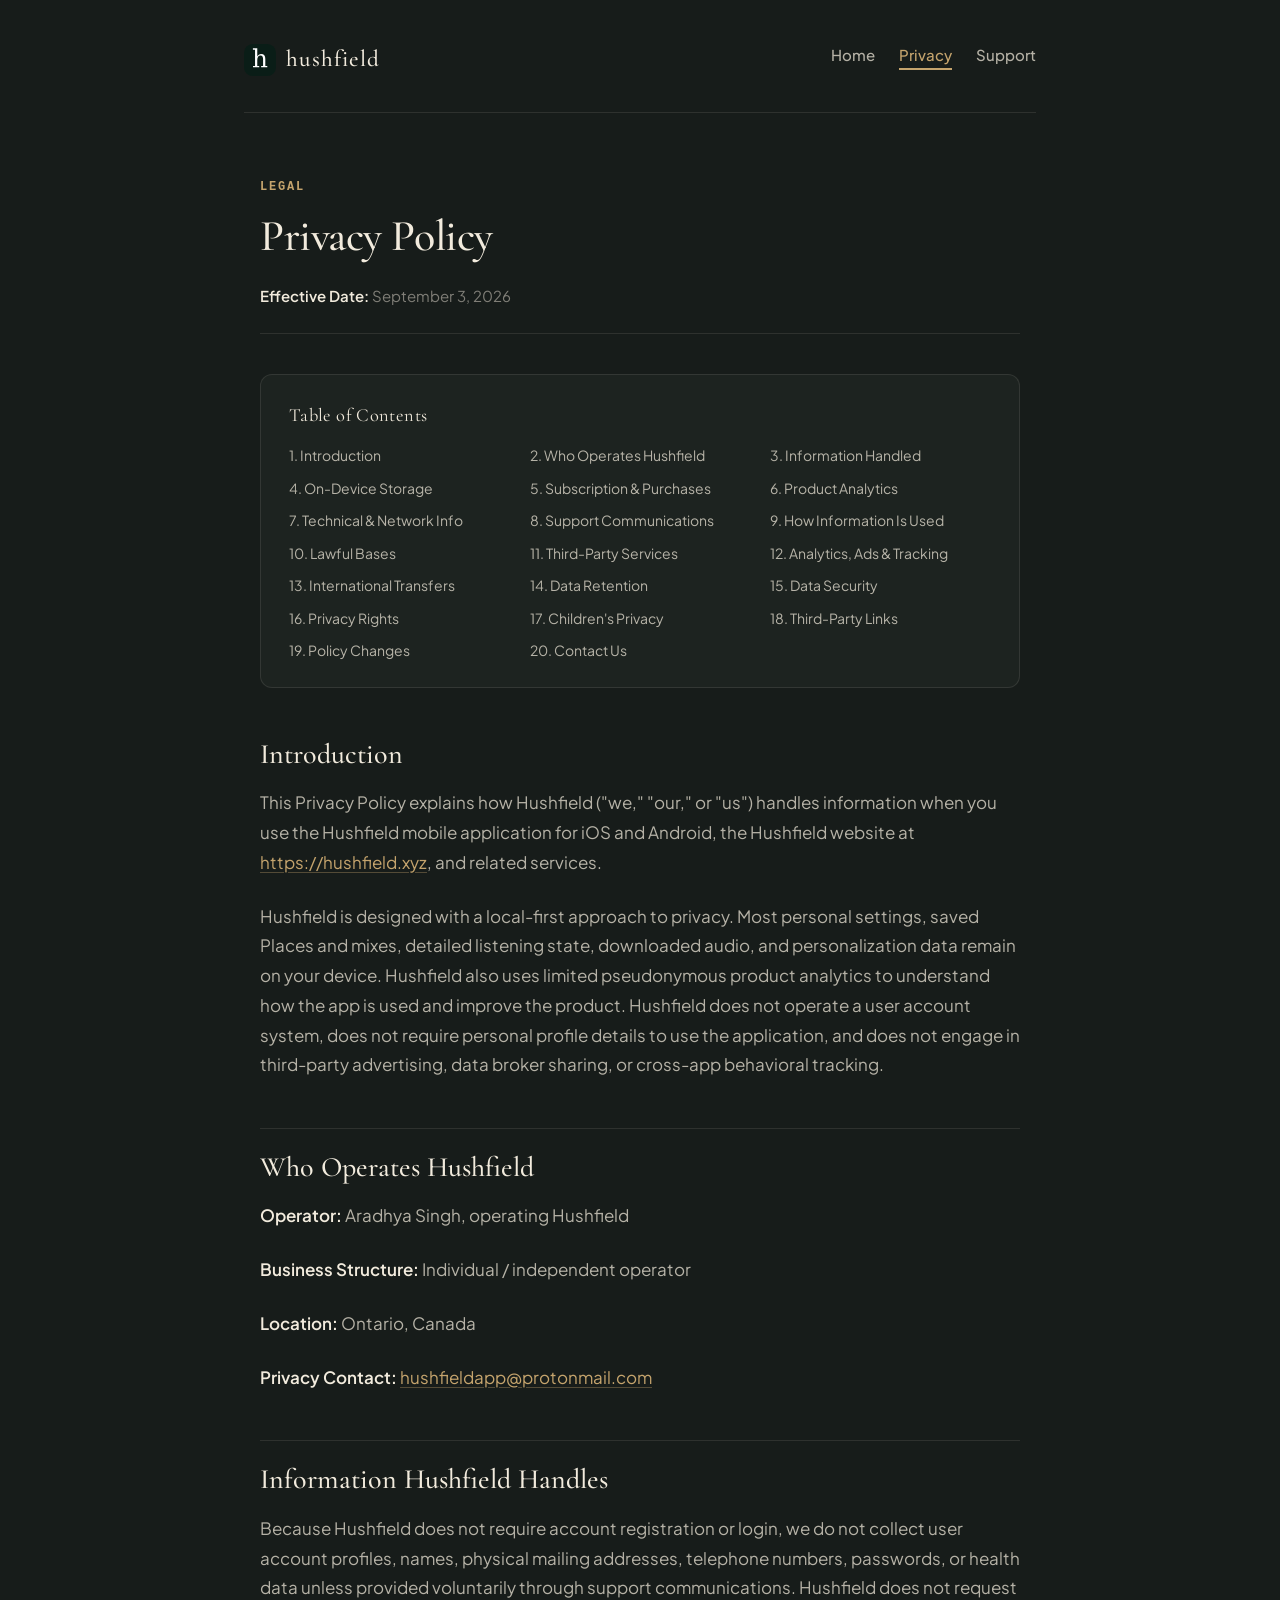
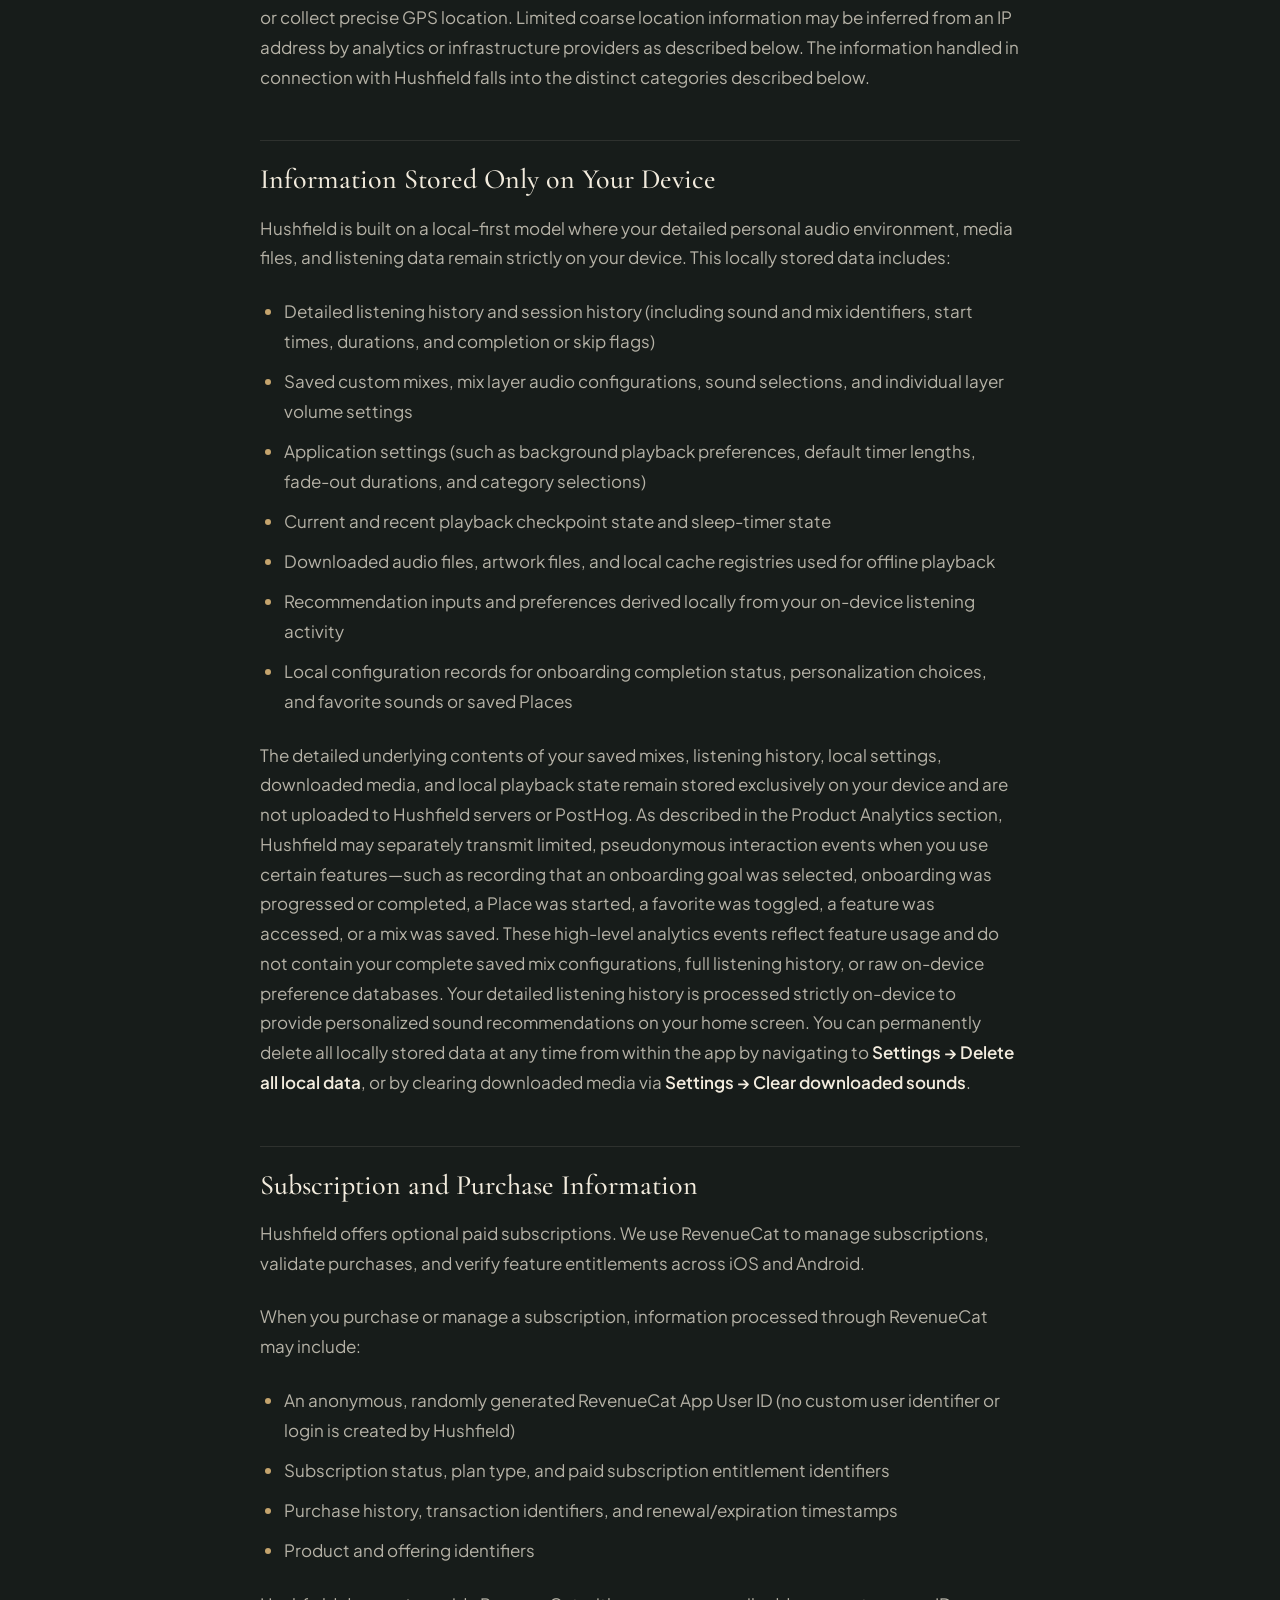
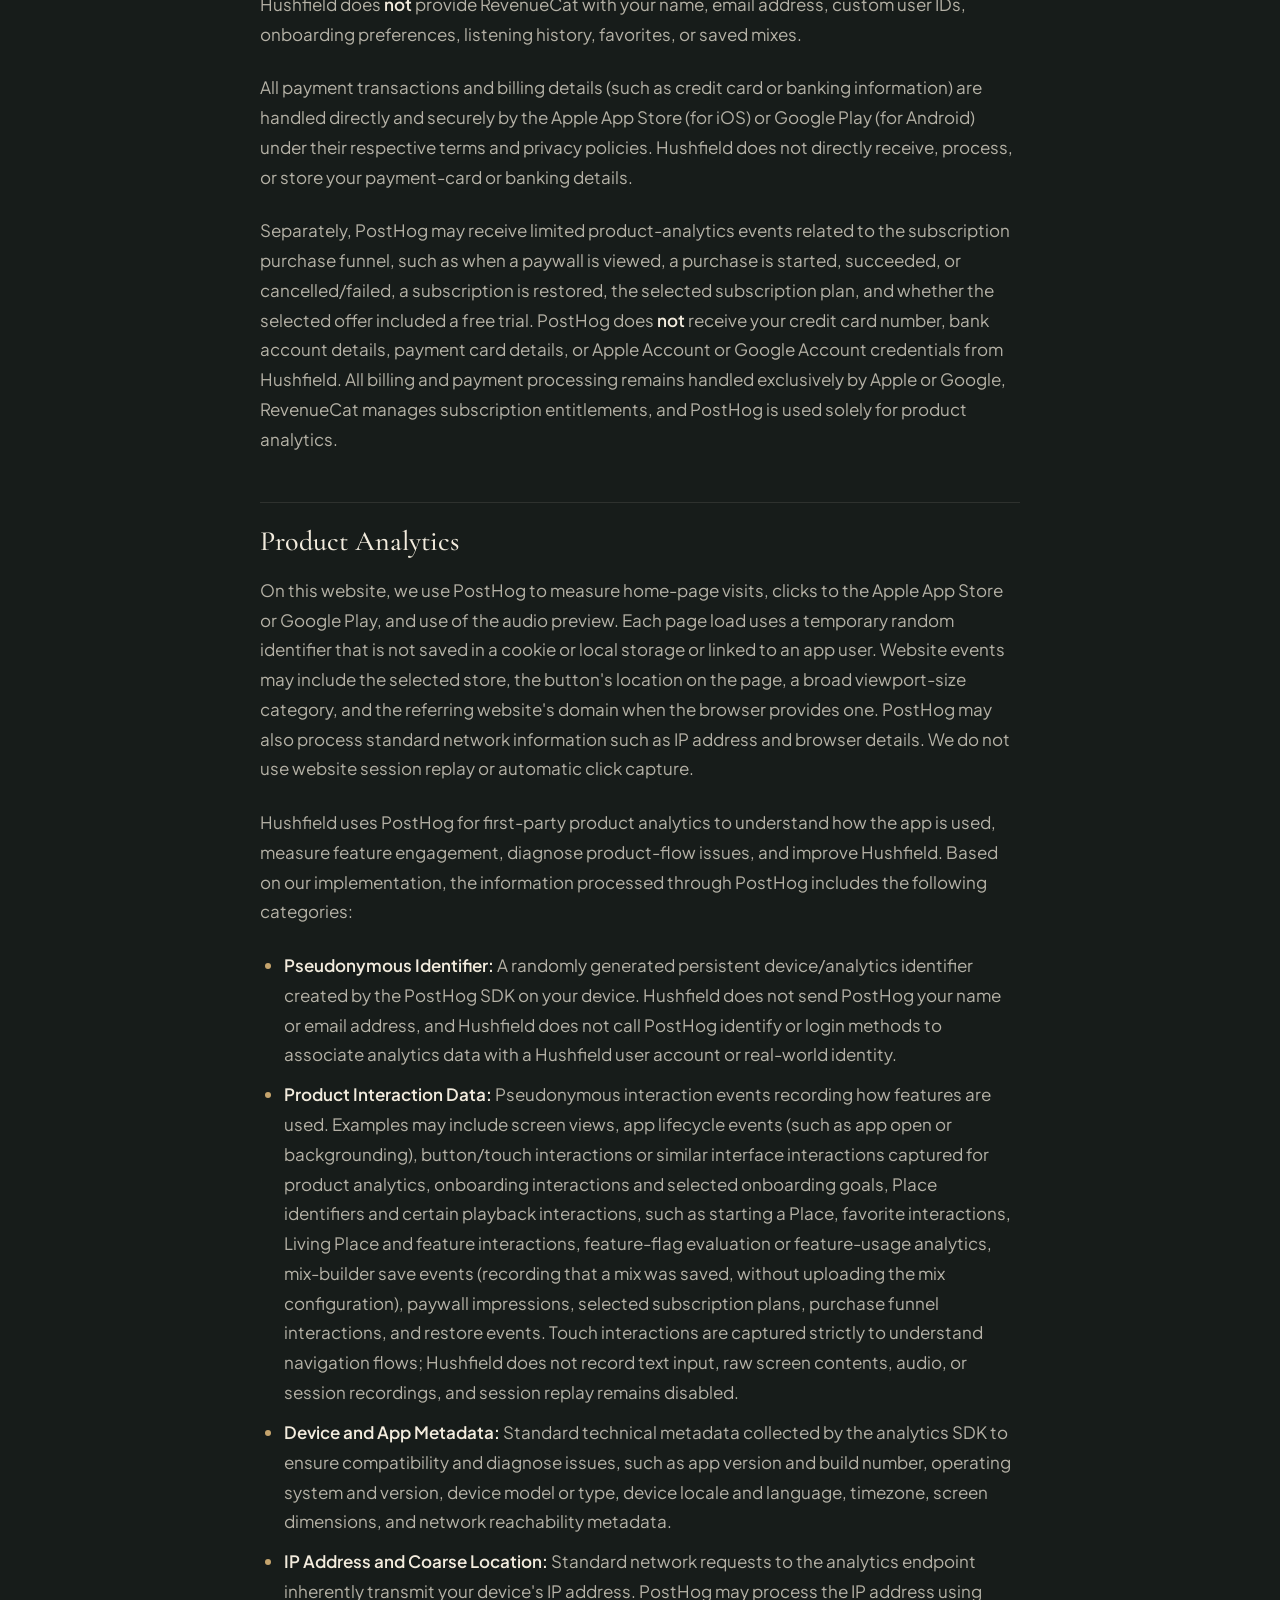
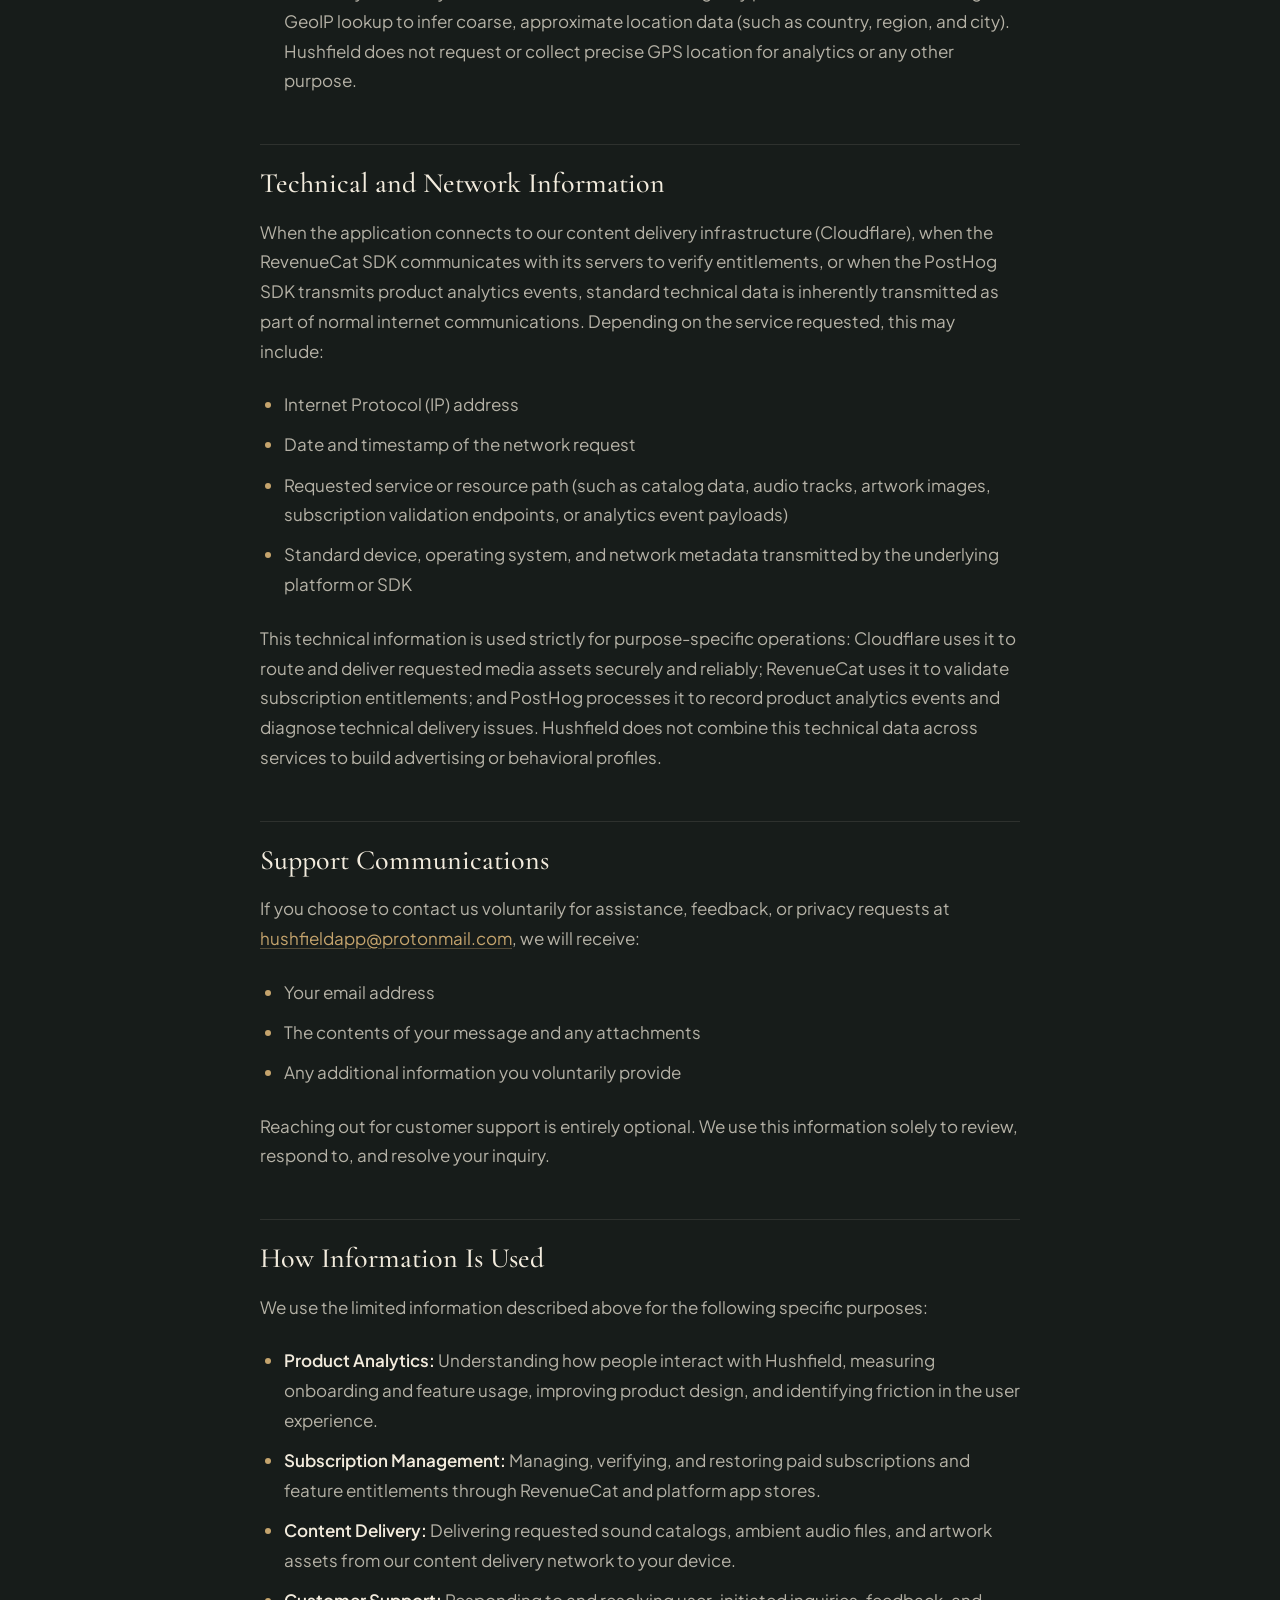
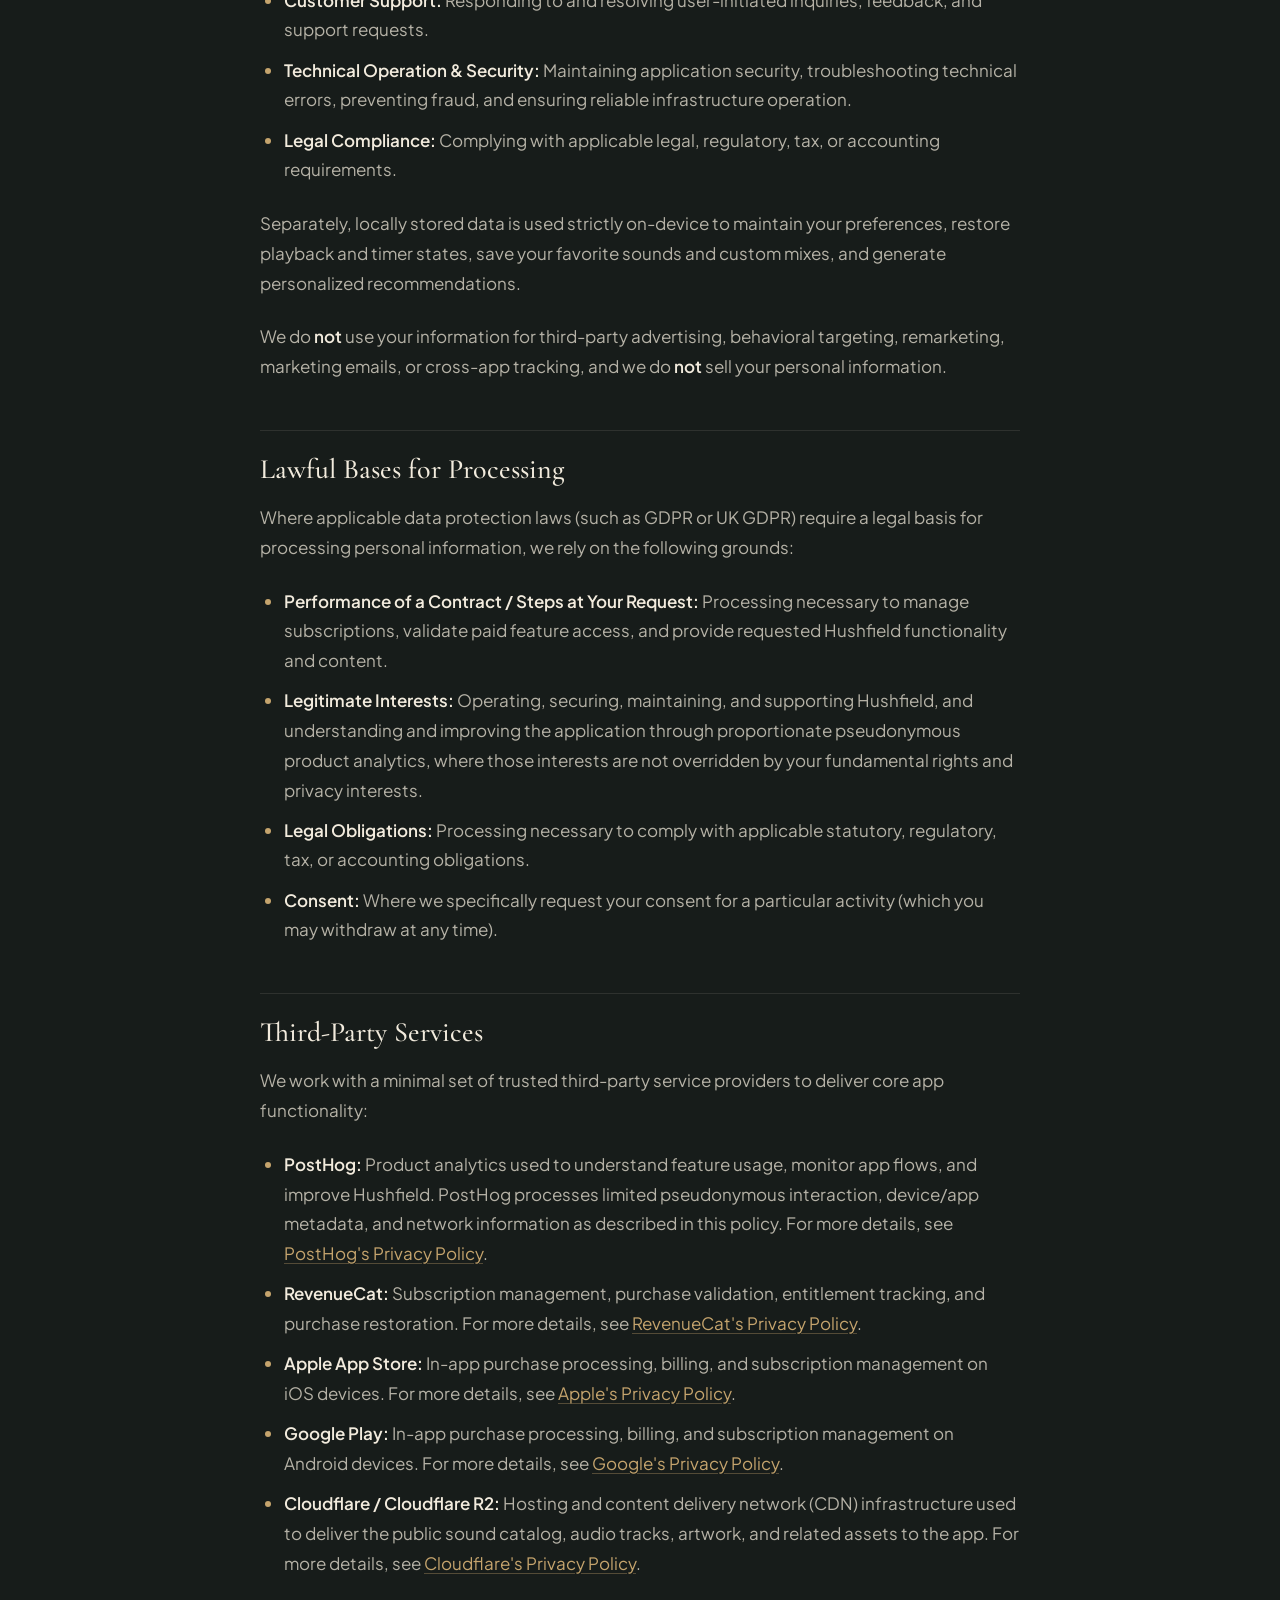
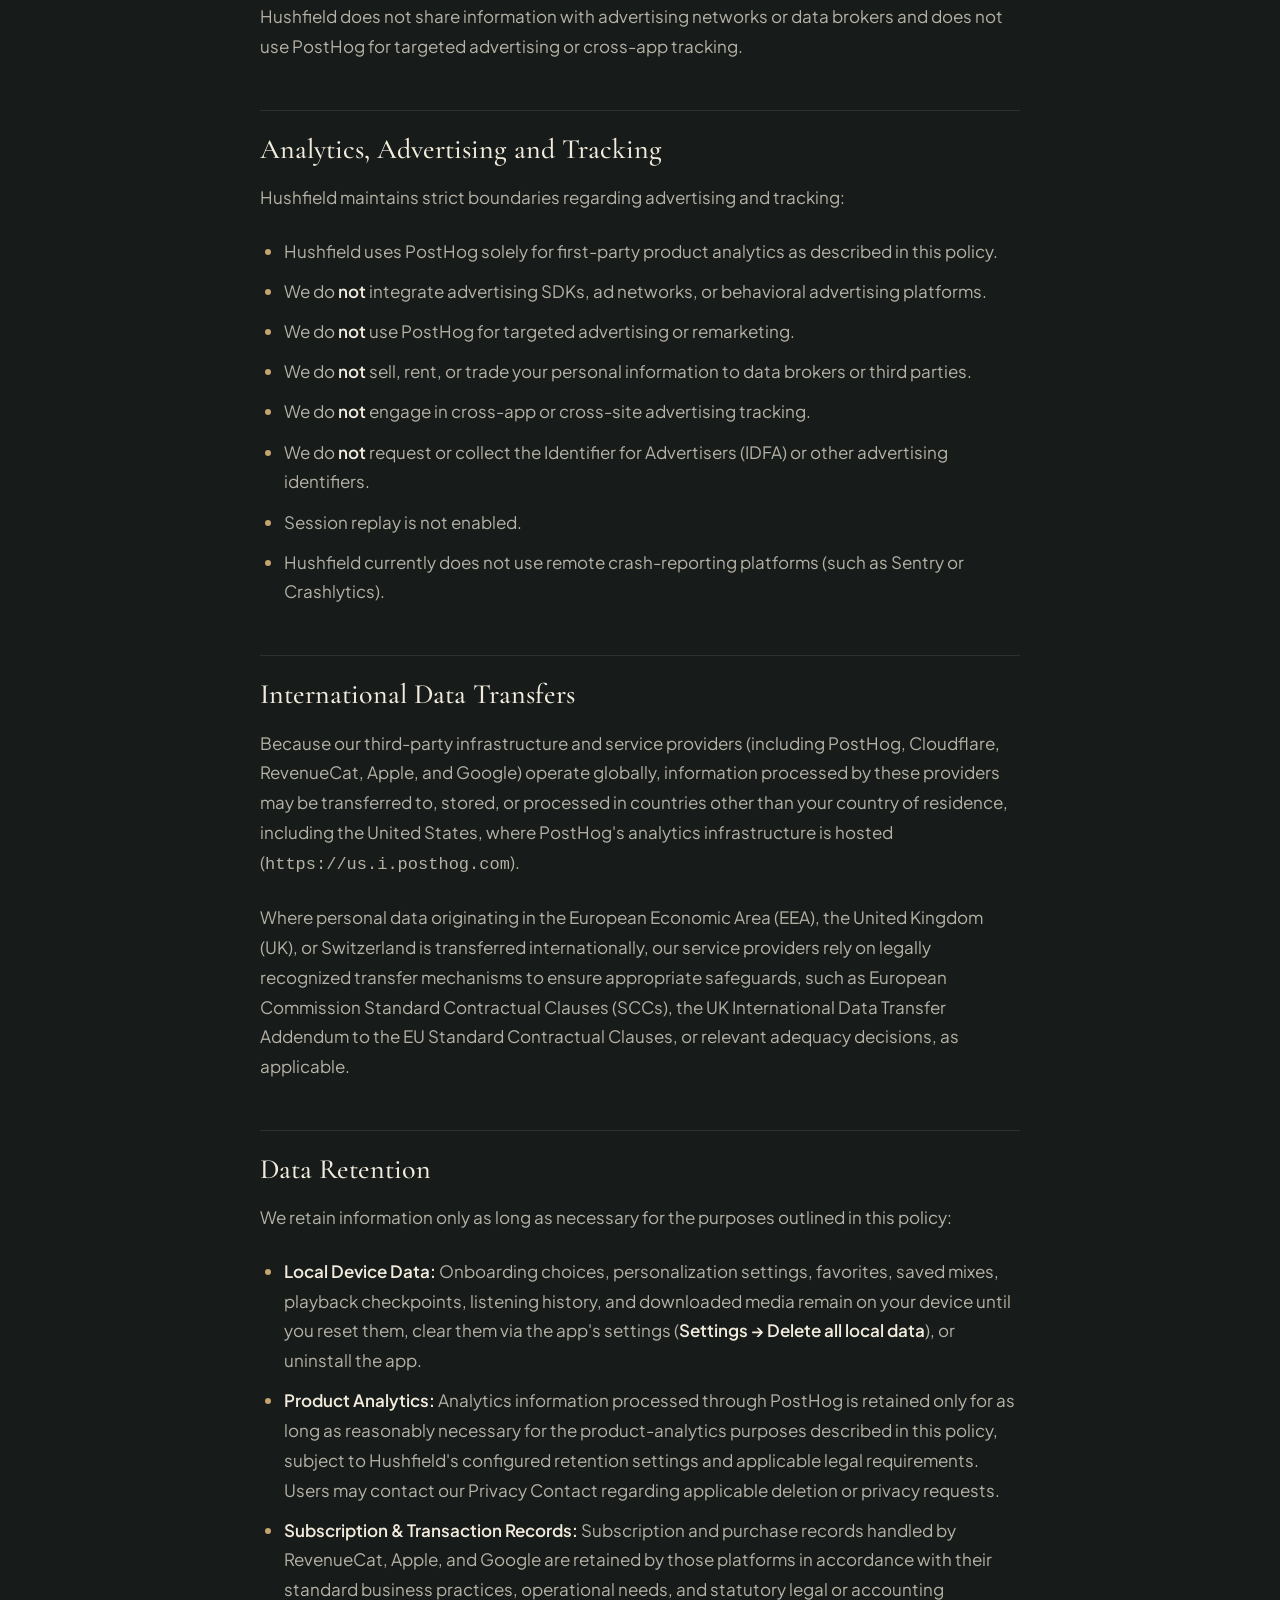
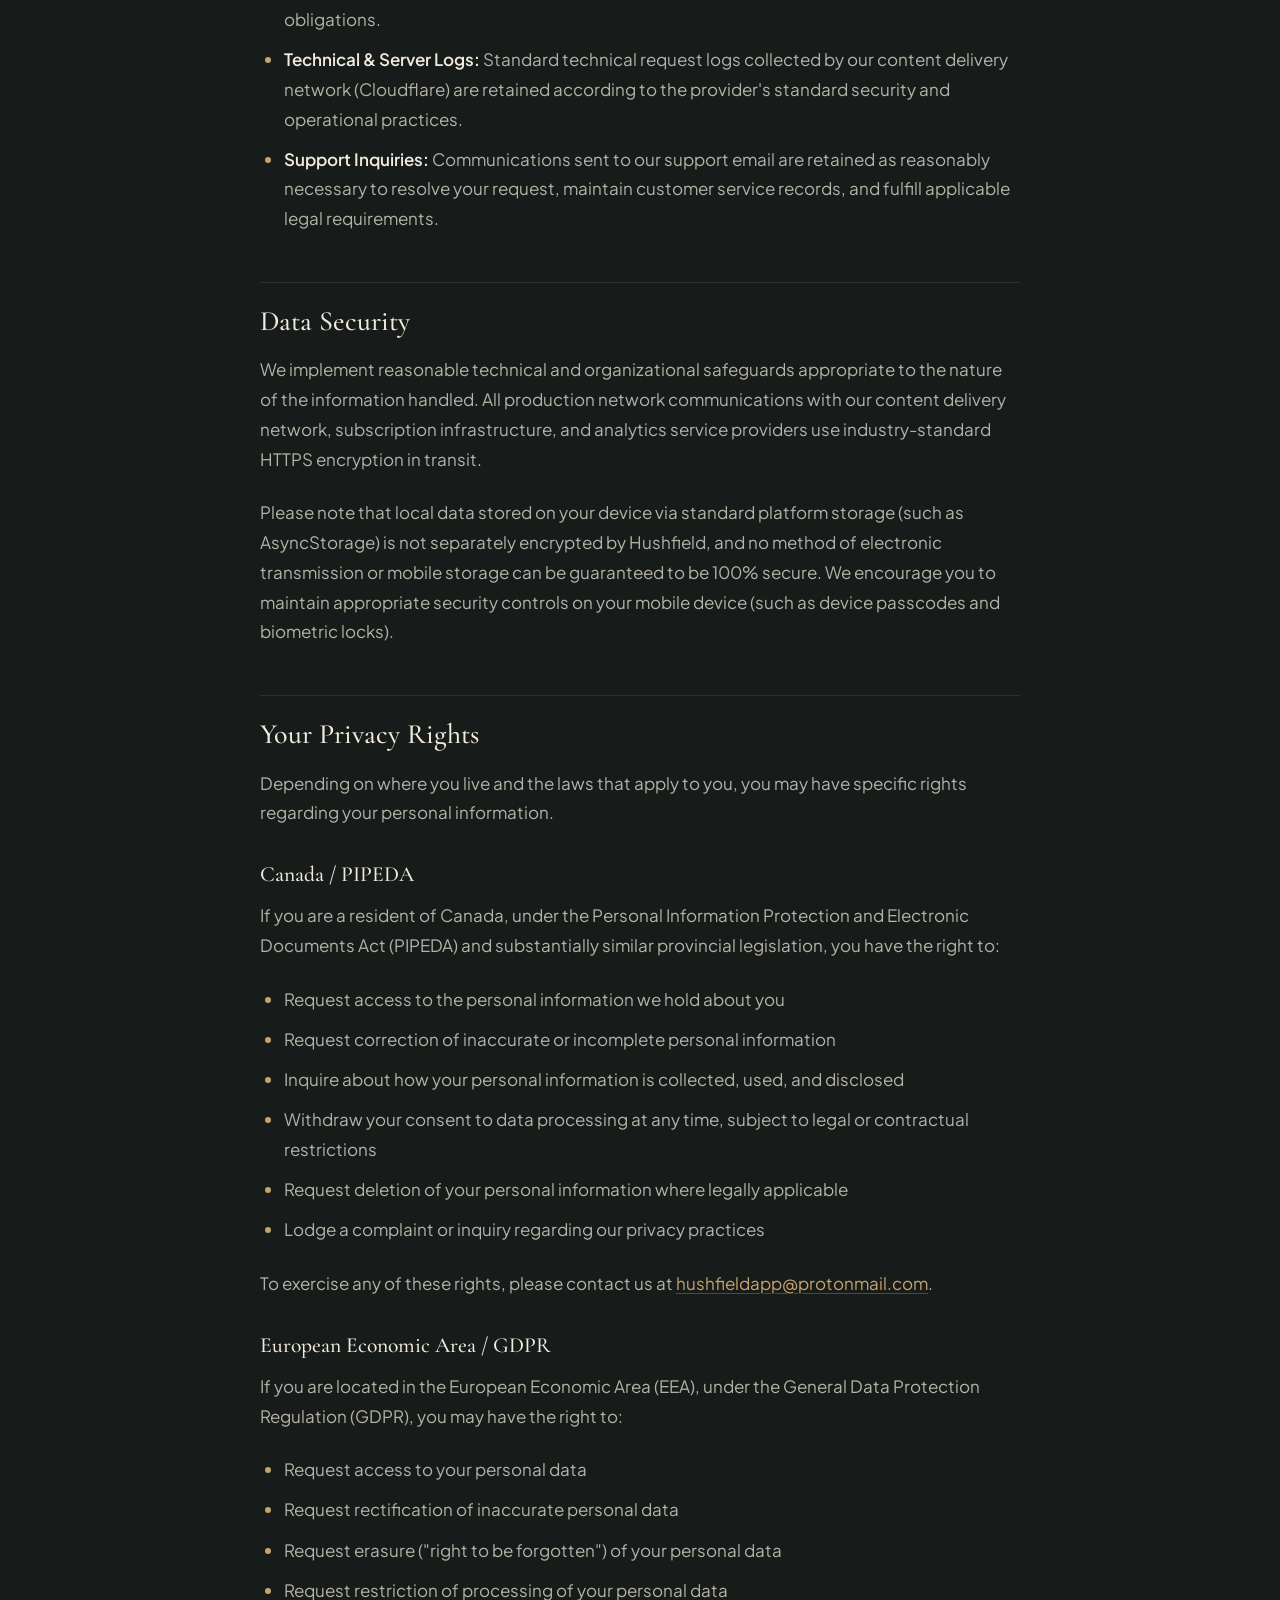
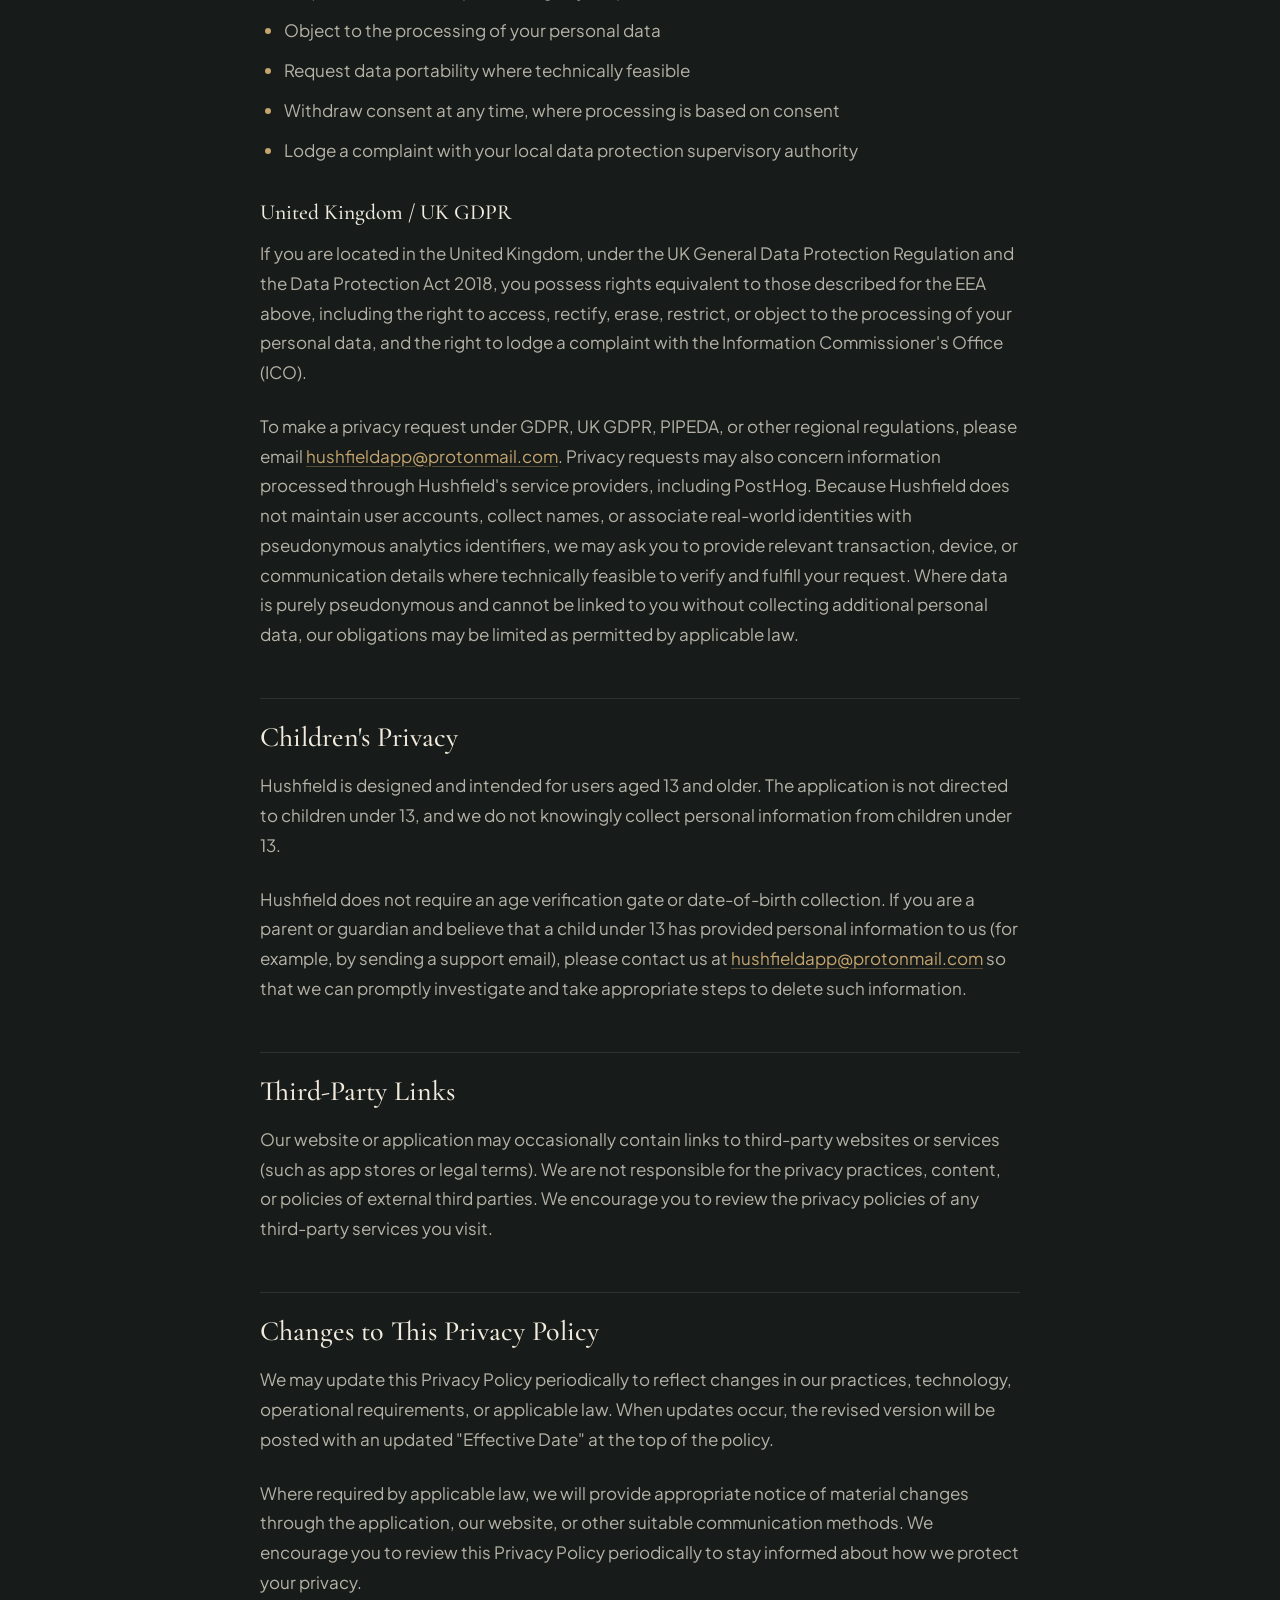
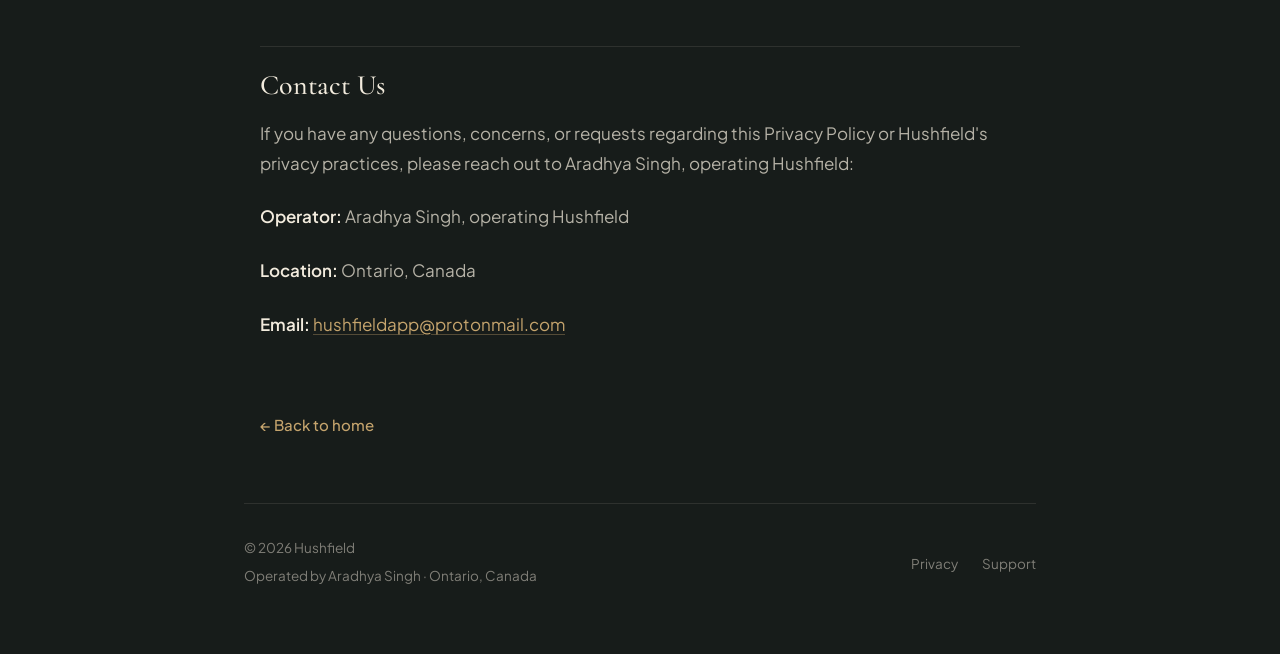
<file: privacy.html>
<!doctype html>
<html lang="en">
<head>
  <meta charset="UTF-8" />
  <meta name="viewport" content="width=device-width, initial-scale=1.0" />
  <title>Privacy Policy — Hushfield</title>
  <meta name="description" content="Official Privacy Policy for Hushfield, explaining our local-first approach to privacy and data handling." />
  <meta name="theme-color" content="#171C1A" />
  <link rel="stylesheet" href="styles.css" />
  <link rel="icon" href="favicon.svg" />
</head>
<body>
  <div class="site-wrapper">
    <header class="site-header">
      <a href="./" class="brand-link" aria-label="Hushfield Home">
        <!-- Hushfield Logo SVG / Mark (Replaceable) -->
        <img class="brand-logo-mark" src="assets/brand/hushfield-symbol.svg" alt="" width="32" height="32">
        <span class="brand-wordmark">hushfield</span>
      </a>

      <nav class="site-nav" aria-label="Main Navigation">
        <ul>
          <li><a href="./">Home</a></li>
          <li><a href="privacy/" class="active">Privacy</a></li>
          <li><a href="support/">Support</a></li>
        </ul>
      </nav>
    </header>

    <main class="site-main">
      <span class="eyebrow">LEGAL</span>
      <h1>Privacy Policy</h1>
      <p class="effective-date"><strong>Effective Date:</strong> September 3, 2026</p>

      <nav class="toc-box" aria-label="Table of Contents">
        <div class="toc-title">Table of Contents</div>
        <ul class="toc-list">
          <li><a href="#introduction">1. Introduction</a></li>
          <li><a href="#who-operates-hushfield">2. Who Operates Hushfield</a></li>
          <li><a href="#information-hushfield-handles">3. Information Handled</a></li>
          <li><a href="#information-stored-only-on-your-device">4. On-Device Storage</a></li>
          <li><a href="#subscription-and-purchase-information">5. Subscription &amp; Purchases</a></li>
          <li><a href="#product-analytics">6. Product Analytics</a></li>
          <li><a href="#technical-and-network-information">7. Technical &amp; Network Info</a></li>
          <li><a href="#support-communications">8. Support Communications</a></li>
          <li><a href="#how-information-is-used">9. How Information Is Used</a></li>
          <li><a href="#lawful-bases-for-processing">10. Lawful Bases</a></li>
          <li><a href="#third-party-services">11. Third-Party Services</a></li>
          <li><a href="#analytics-advertising-and-tracking">12. Analytics, Ads &amp; Tracking</a></li>
          <li><a href="#international-data-transfers">13. International Transfers</a></li>
          <li><a href="#data-retention">14. Data Retention</a></li>
          <li><a href="#data-security">15. Data Security</a></li>
          <li><a href="#your-privacy-rights">16. Privacy Rights</a></li>
          <li><a href="#childrens-privacy">17. Children's Privacy</a></li>
          <li><a href="#third-party-links">18. Third-Party Links</a></li>
          <li><a href="#changes-to-this-privacy-policy">19. Policy Changes</a></li>
          <li><a href="#contact-us">20. Contact Us</a></li>
        </ul>
      </nav>

      <article class="policy-body">
        <h2 id="introduction">Introduction</h2>
        <p>This Privacy Policy explains how Hushfield ("we," "our," or "us") handles information when you use the Hushfield mobile application for iOS and Android, the Hushfield website at <a href="https://hushfield.xyz" rel="noopener">https://hushfield.xyz</a>, and related services.</p>
        <p>Hushfield is designed with a local-first approach to privacy. Most personal settings, saved Places and mixes, detailed listening state, downloaded audio, and personalization data remain on your device. Hushfield also uses limited pseudonymous product analytics to understand how the app is used and improve the product. Hushfield does not operate a user account system, does not require personal profile details to use the application, and does not engage in third-party advertising, data broker sharing, or cross-app behavioral tracking.</p>

        <h2 id="who-operates-hushfield">Who Operates Hushfield</h2>
        <p><strong>Operator:</strong> Aradhya Singh, operating Hushfield</p>
        <p><strong>Business Structure:</strong> Individual / independent operator</p>
        <p><strong>Location:</strong> Ontario, Canada</p>
        <p><strong>Privacy Contact:</strong> <a href="mailto:hushfieldapp@protonmail.com">hushfieldapp@protonmail.com</a></p>

        <h2 id="information-hushfield-handles">Information Hushfield Handles</h2>
        <p>Because Hushfield does not require account registration or login, we do not collect user account profiles, names, physical mailing addresses, telephone numbers, passwords, or health data unless provided voluntarily through support communications. Hushfield does not request or collect precise GPS location. Limited coarse location information may be inferred from an IP address by analytics or infrastructure providers as described below. The information handled in connection with Hushfield falls into the distinct categories described below.</p>

        <h2 id="information-stored-only-on-your-device">Information Stored Only on Your Device</h2>
        <p>Hushfield is built on a local-first model where your detailed personal audio environment, media files, and listening data remain strictly on your device. This locally stored data includes:</p>
        <ul>
          <li>Detailed listening history and session history (including sound and mix identifiers, start times, durations, and completion or skip flags)</li>
          <li>Saved custom mixes, mix layer audio configurations, sound selections, and individual layer volume settings</li>
          <li>Application settings (such as background playback preferences, default timer lengths, fade-out durations, and category selections)</li>
          <li>Current and recent playback checkpoint state and sleep-timer state</li>
          <li>Downloaded audio files, artwork files, and local cache registries used for offline playback</li>
          <li>Recommendation inputs and preferences derived locally from your on-device listening activity</li>
          <li>Local configuration records for onboarding completion status, personalization choices, and favorite sounds or saved Places</li>
        </ul>
        <p>The detailed underlying contents of your saved mixes, listening history, local settings, downloaded media, and local playback state remain stored exclusively on your device and are not uploaded to Hushfield servers or PostHog. As described in the Product Analytics section, Hushfield may separately transmit limited, pseudonymous interaction events when you use certain features—such as recording that an onboarding goal was selected, onboarding was progressed or completed, a Place was started, a favorite was toggled, a feature was accessed, or a mix was saved. These high-level analytics events reflect feature usage and do not contain your complete saved mix configurations, full listening history, or raw on-device preference databases. Your detailed listening history is processed strictly on-device to provide personalized sound recommendations on your home screen. You can permanently delete all locally stored data at any time from within the app by navigating to <strong>Settings &rarr; Delete all local data</strong>, or by clearing downloaded media via <strong>Settings &rarr; Clear downloaded sounds</strong>.</p>

        <h2 id="subscription-and-purchase-information">Subscription and Purchase Information</h2>
        <p>Hushfield offers optional paid subscriptions. We use RevenueCat to manage subscriptions, validate purchases, and verify feature entitlements across iOS and Android.</p>
        <p>When you purchase or manage a subscription, information processed through RevenueCat may include:</p>
        <ul>
          <li>An anonymous, randomly generated RevenueCat App User ID (no custom user identifier or login is created by Hushfield)</li>
          <li>Subscription status, plan type, and paid subscription entitlement identifiers</li>
          <li>Purchase history, transaction identifiers, and renewal/expiration timestamps</li>
          <li>Product and offering identifiers</li>
        </ul>
        <p>Hushfield does <strong>not</strong> provide RevenueCat with your name, email address, custom user IDs, onboarding preferences, listening history, favorites, or saved mixes.</p>
        <p>All payment transactions and billing details (such as credit card or banking information) are handled directly and securely by the Apple App Store (for iOS) or Google Play (for Android) under their respective terms and privacy policies. Hushfield does not directly receive, process, or store your payment-card or banking details.</p>
        <p>Separately, PostHog may receive limited product-analytics events related to the subscription purchase funnel, such as when a paywall is viewed, a purchase is started, succeeded, or cancelled/failed, a subscription is restored, the selected subscription plan, and whether the selected offer included a free trial. PostHog does <strong>not</strong> receive your credit card number, bank account details, payment card details, or Apple Account or Google Account credentials from Hushfield. All billing and payment processing remains handled exclusively by Apple or Google, RevenueCat manages subscription entitlements, and PostHog is used solely for product analytics.</p>

        <h2 id="product-analytics">Product Analytics</h2>
        <p>On this website, we use PostHog to measure home-page visits, clicks to the Apple App Store or Google Play, and use of the audio preview. Each page load uses a temporary random identifier that is not saved in a cookie or local storage or linked to an app user. Website events may include the selected store, the button's location on the page, a broad viewport-size category, and the referring website's domain when the browser provides one. PostHog may also process standard network information such as IP address and browser details. We do not use website session replay or automatic click capture.</p>
        <p>Hushfield uses PostHog for first-party product analytics to understand how the app is used, measure feature engagement, diagnose product-flow issues, and improve Hushfield. Based on our implementation, the information processed through PostHog includes the following categories:</p>
        <ul>
          <li><strong>Pseudonymous Identifier:</strong> A randomly generated persistent device/analytics identifier created by the PostHog SDK on your device. Hushfield does not send PostHog your name or email address, and Hushfield does not call PostHog identify or login methods to associate analytics data with a Hushfield user account or real-world identity.</li>
          <li><strong>Product Interaction Data:</strong> Pseudonymous interaction events recording how features are used. Examples may include screen views, app lifecycle events (such as app open or backgrounding), button/touch interactions or similar interface interactions captured for product analytics, onboarding interactions and selected onboarding goals, Place identifiers and certain playback interactions, such as starting a Place, favorite interactions, Living Place and feature interactions, feature-flag evaluation or feature-usage analytics, mix-builder save events (recording that a mix was saved, without uploading the mix configuration), paywall impressions, selected subscription plans, purchase funnel interactions, and restore events. Touch interactions are captured strictly to understand navigation flows; Hushfield does not record text input, raw screen contents, audio, or session recordings, and session replay remains disabled.</li>
          <li><strong>Device and App Metadata:</strong> Standard technical metadata collected by the analytics SDK to ensure compatibility and diagnose issues, such as app version and build number, operating system and version, device model or type, device locale and language, timezone, screen dimensions, and network reachability metadata.</li>
          <li><strong>IP Address and Coarse Location:</strong> Standard network requests to the analytics endpoint inherently transmit your device's IP address. PostHog may process the IP address using GeoIP lookup to infer coarse, approximate location data (such as country, region, and city). Hushfield does not request or collect precise GPS location for analytics or any other purpose.</li>
        </ul>

        <h2 id="technical-and-network-information">Technical and Network Information</h2>
        <p>When the application connects to our content delivery infrastructure (Cloudflare), when the RevenueCat SDK communicates with its servers to verify entitlements, or when the PostHog SDK transmits product analytics events, standard technical data is inherently transmitted as part of normal internet communications. Depending on the service requested, this may include:</p>
        <ul>
          <li>Internet Protocol (IP) address</li>
          <li>Date and timestamp of the network request</li>
          <li>Requested service or resource path (such as catalog data, audio tracks, artwork images, subscription validation endpoints, or analytics event payloads)</li>
          <li>Standard device, operating system, and network metadata transmitted by the underlying platform or SDK</li>
        </ul>
        <p>This technical information is used strictly for purpose-specific operations: Cloudflare uses it to route and deliver requested media assets securely and reliably; RevenueCat uses it to validate subscription entitlements; and PostHog processes it to record product analytics events and diagnose technical delivery issues. Hushfield does not combine this technical data across services to build advertising or behavioral profiles.</p>

        <h2 id="support-communications">Support Communications</h2>
        <p>If you choose to contact us voluntarily for assistance, feedback, or privacy requests at <a href="mailto:hushfieldapp@protonmail.com">hushfieldapp@protonmail.com</a>, we will receive:</p>
        <ul>
          <li>Your email address</li>
          <li>The contents of your message and any attachments</li>
          <li>Any additional information you voluntarily provide</li>
        </ul>
        <p>Reaching out for customer support is entirely optional. We use this information solely to review, respond to, and resolve your inquiry.</p>

        <h2 id="how-information-is-used">How Information Is Used</h2>
        <p>We use the limited information described above for the following specific purposes:</p>
        <ul>
          <li><strong>Product Analytics:</strong> Understanding how people interact with Hushfield, measuring onboarding and feature usage, improving product design, and identifying friction in the user experience.</li>
          <li><strong>Subscription Management:</strong> Managing, verifying, and restoring paid subscriptions and feature entitlements through RevenueCat and platform app stores.</li>
          <li><strong>Content Delivery:</strong> Delivering requested sound catalogs, ambient audio files, and artwork assets from our content delivery network to your device.</li>
          <li><strong>Customer Support:</strong> Responding to and resolving user-initiated inquiries, feedback, and support requests.</li>
          <li><strong>Technical Operation &amp; Security:</strong> Maintaining application security, troubleshooting technical errors, preventing fraud, and ensuring reliable infrastructure operation.</li>
          <li><strong>Legal Compliance:</strong> Complying with applicable legal, regulatory, tax, or accounting requirements.</li>
        </ul>
        <p>Separately, locally stored data is used strictly on-device to maintain your preferences, restore playback and timer states, save your favorite sounds and custom mixes, and generate personalized recommendations.</p>
        <p>We do <strong>not</strong> use your information for third-party advertising, behavioral targeting, remarketing, marketing emails, or cross-app tracking, and we do <strong>not</strong> sell your personal information.</p>

        <h2 id="lawful-bases-for-processing">Lawful Bases for Processing</h2>
        <p>Where applicable data protection laws (such as GDPR or UK GDPR) require a legal basis for processing personal information, we rely on the following grounds:</p>
        <ul>
          <li><strong>Performance of a Contract / Steps at Your Request:</strong> Processing necessary to manage subscriptions, validate paid feature access, and provide requested Hushfield functionality and content.</li>
          <li><strong>Legitimate Interests:</strong> Operating, securing, maintaining, and supporting Hushfield, and understanding and improving the application through proportionate pseudonymous product analytics, where those interests are not overridden by your fundamental rights and privacy interests.</li>
          <li><strong>Legal Obligations:</strong> Processing necessary to comply with applicable statutory, regulatory, tax, or accounting obligations.</li>
          <li><strong>Consent:</strong> Where we specifically request your consent for a particular activity (which you may withdraw at any time).</li>
        </ul>

        <h2 id="third-party-services">Third-Party Services</h2>
        <p>We work with a minimal set of trusted third-party service providers to deliver core app functionality:</p>
        <ul>
          <li><strong>PostHog:</strong> Product analytics used to understand feature usage, monitor app flows, and improve Hushfield. PostHog processes limited pseudonymous interaction, device/app metadata, and network information as described in this policy. For more details, see <a href="https://posthog.com/privacy" rel="noopener">PostHog's Privacy Policy</a>.</li>
          <li><strong>RevenueCat:</strong> Subscription management, purchase validation, entitlement tracking, and purchase restoration. For more details, see <a href="https://www.revenuecat.com/privacy" rel="noopener">RevenueCat's Privacy Policy</a>.</li>
          <li><strong>Apple App Store:</strong> In-app purchase processing, billing, and subscription management on iOS devices. For more details, see <a href="https://www.apple.com/legal/privacy/" rel="noopener">Apple's Privacy Policy</a>.</li>
          <li><strong>Google Play:</strong> In-app purchase processing, billing, and subscription management on Android devices. For more details, see <a href="https://policies.google.com/privacy" rel="noopener">Google's Privacy Policy</a>.</li>
          <li><strong>Cloudflare / Cloudflare R2:</strong> Hosting and content delivery network (CDN) infrastructure used to deliver the public sound catalog, audio tracks, artwork, and related assets to the app. For more details, see <a href="https://www.cloudflare.com/privacypolicy/" rel="noopener">Cloudflare's Privacy Policy</a>.</li>
        </ul>
        <p>Hushfield does not share information with advertising networks or data brokers and does not use PostHog for targeted advertising or cross-app tracking.</p>

        <h2 id="analytics-advertising-and-tracking">Analytics, Advertising and Tracking</h2>
        <p>Hushfield maintains strict boundaries regarding advertising and tracking:</p>
        <ul>
          <li>Hushfield uses PostHog solely for first-party product analytics as described in this policy.</li>
          <li>We do <strong>not</strong> integrate advertising SDKs, ad networks, or behavioral advertising platforms.</li>
          <li>We do <strong>not</strong> use PostHog for targeted advertising or remarketing.</li>
          <li>We do <strong>not</strong> sell, rent, or trade your personal information to data brokers or third parties.</li>
          <li>We do <strong>not</strong> engage in cross-app or cross-site advertising tracking.</li>
          <li>We do <strong>not</strong> request or collect the Identifier for Advertisers (IDFA) or other advertising identifiers.</li>
          <li>Session replay is not enabled.</li>
          <li>Hushfield currently does not use remote crash-reporting platforms (such as Sentry or Crashlytics).</li>
        </ul>

        <h2 id="international-data-transfers">International Data Transfers</h2>
        <p>Because our third-party infrastructure and service providers (including PostHog, Cloudflare, RevenueCat, Apple, and Google) operate globally, information processed by these providers may be transferred to, stored, or processed in countries other than your country of residence, including the United States, where PostHog's analytics infrastructure is hosted (<code>https://us.i.posthog.com</code>).</p>
        <p>Where personal data originating in the European Economic Area (EEA), the United Kingdom (UK), or Switzerland is transferred internationally, our service providers rely on legally recognized transfer mechanisms to ensure appropriate safeguards, such as European Commission Standard Contractual Clauses (SCCs), the UK International Data Transfer Addendum to the EU Standard Contractual Clauses, or relevant adequacy decisions, as applicable.</p>

        <h2 id="data-retention">Data Retention</h2>
        <p>We retain information only as long as necessary for the purposes outlined in this policy:</p>
        <ul>
          <li><strong>Local Device Data:</strong> Onboarding choices, personalization settings, favorites, saved mixes, playback checkpoints, listening history, and downloaded media remain on your device until you reset them, clear them via the app's settings (<strong>Settings &rarr; Delete all local data</strong>), or uninstall the app.</li>
          <li><strong>Product Analytics:</strong> Analytics information processed through PostHog is retained only for as long as reasonably necessary for the product-analytics purposes described in this policy, subject to Hushfield's configured retention settings and applicable legal requirements. Users may contact our Privacy Contact regarding applicable deletion or privacy requests.</li>
          <li><strong>Subscription &amp; Transaction Records:</strong> Subscription and purchase records handled by RevenueCat, Apple, and Google are retained by those platforms in accordance with their standard business practices, operational needs, and statutory legal or accounting obligations.</li>
          <li><strong>Technical &amp; Server Logs:</strong> Standard technical request logs collected by our content delivery network (Cloudflare) are retained according to the provider's standard security and operational practices.</li>
          <li><strong>Support Inquiries:</strong> Communications sent to our support email are retained as reasonably necessary to resolve your request, maintain customer service records, and fulfill applicable legal requirements.</li>
        </ul>

        <h2 id="data-security">Data Security</h2>
        <p>We implement reasonable technical and organizational safeguards appropriate to the nature of the information handled. All production network communications with our content delivery network, subscription infrastructure, and analytics service providers use industry-standard HTTPS encryption in transit.</p>
        <p>Please note that local data stored on your device via standard platform storage (such as AsyncStorage) is not separately encrypted by Hushfield, and no method of electronic transmission or mobile storage can be guaranteed to be 100% secure. We encourage you to maintain appropriate security controls on your mobile device (such as device passcodes and biometric locks).</p>

        <h2 id="your-privacy-rights">Your Privacy Rights</h2>
        <p>Depending on where you live and the laws that apply to you, you may have specific rights regarding your personal information.</p>

        <h3 id="canada-pipeda">Canada / PIPEDA</h3>
        <p>If you are a resident of Canada, under the Personal Information Protection and Electronic Documents Act (PIPEDA) and substantially similar provincial legislation, you have the right to:</p>
        <ul>
          <li>Request access to the personal information we hold about you</li>
          <li>Request correction of inaccurate or incomplete personal information</li>
          <li>Inquire about how your personal information is collected, used, and disclosed</li>
          <li>Withdraw your consent to data processing at any time, subject to legal or contractual restrictions</li>
          <li>Request deletion of your personal information where legally applicable</li>
          <li>Lodge a complaint or inquiry regarding our privacy practices</li>
        </ul>
        <p>To exercise any of these rights, please contact us at <a href="mailto:hushfieldapp@protonmail.com">hushfieldapp@protonmail.com</a>.</p>

        <h3 id="eea-gdpr">European Economic Area / GDPR</h3>
        <p>If you are located in the European Economic Area (EEA), under the General Data Protection Regulation (GDPR), you may have the right to:</p>
        <ul>
          <li>Request access to your personal data</li>
          <li>Request rectification of inaccurate personal data</li>
          <li>Request erasure ("right to be forgotten") of your personal data</li>
          <li>Request restriction of processing of your personal data</li>
          <li>Object to the processing of your personal data</li>
          <li>Request data portability where technically feasible</li>
          <li>Withdraw consent at any time, where processing is based on consent</li>
          <li>Lodge a complaint with your local data protection supervisory authority</li>
        </ul>

        <h3 id="uk-gdpr">United Kingdom / UK GDPR</h3>
        <p>If you are located in the United Kingdom, under the UK General Data Protection Regulation and the Data Protection Act 2018, you possess rights equivalent to those described for the EEA above, including the right to access, rectify, erase, restrict, or object to the processing of your personal data, and the right to lodge a complaint with the Information Commissioner's Office (ICO).</p>
        <p>To make a privacy request under GDPR, UK GDPR, PIPEDA, or other regional regulations, please email <a href="mailto:hushfieldapp@protonmail.com">hushfieldapp@protonmail.com</a>. Privacy requests may also concern information processed through Hushfield's service providers, including PostHog. Because Hushfield does not maintain user accounts, collect names, or associate real-world identities with pseudonymous analytics identifiers, we may ask you to provide relevant transaction, device, or communication details where technically feasible to verify and fulfill your request. Where data is purely pseudonymous and cannot be linked to you without collecting additional personal data, our obligations may be limited as permitted by applicable law.</p>

        <h2 id="childrens-privacy">Children's Privacy</h2>
        <p>Hushfield is designed and intended for users aged 13 and older. The application is not directed to children under 13, and we do not knowingly collect personal information from children under 13.</p>
        <p>Hushfield does not require an age verification gate or date-of-birth collection. If you are a parent or guardian and believe that a child under 13 has provided personal information to us (for example, by sending a support email), please contact us at <a href="mailto:hushfieldapp@protonmail.com">hushfieldapp@protonmail.com</a> so that we can promptly investigate and take appropriate steps to delete such information.</p>

        <h2 id="third-party-links">Third-Party Links</h2>
        <p>Our website or application may occasionally contain links to third-party websites or services (such as app stores or legal terms). We are not responsible for the privacy practices, content, or policies of external third parties. We encourage you to review the privacy policies of any third-party services you visit.</p>

        <h2 id="changes-to-this-privacy-policy">Changes to This Privacy Policy</h2>
        <p>We may update this Privacy Policy periodically to reflect changes in our practices, technology, operational requirements, or applicable law. When updates occur, the revised version will be posted with an updated "Effective Date" at the top of the policy.</p>
        <p>Where required by applicable law, we will provide appropriate notice of material changes through the application, our website, or other suitable communication methods. We encourage you to review this Privacy Policy periodically to stay informed about how we protect your privacy.</p>

        <h2 id="contact-us">Contact Us</h2>
        <p>If you have any questions, concerns, or requests regarding this Privacy Policy or Hushfield's privacy practices, please reach out to Aradhya Singh, operating Hushfield:</p>
        <p><strong>Operator:</strong> Aradhya Singh, operating Hushfield</p>
        <p><strong>Location:</strong> Ontario, Canada</p>
        <p><strong>Email:</strong> <a href="mailto:hushfieldapp@protonmail.com">hushfieldapp@protonmail.com</a></p>
      </article>

      <a href="./" class="back-link">&larr; Back to home</a>
    </main>

    <footer class="site-footer">
      <div class="footer-info">
        <p>&copy; 2026 Hushfield</p>
        <p>Operated by Aradhya Singh &middot; Ontario, Canada</p>
      </div>
      <nav class="footer-nav" aria-label="Footer Navigation">
        <a href="privacy/">Privacy</a>
        <a href="support/">Support</a>
      </nav>
    </footer>
  </div>
</body>
</html>
</file>
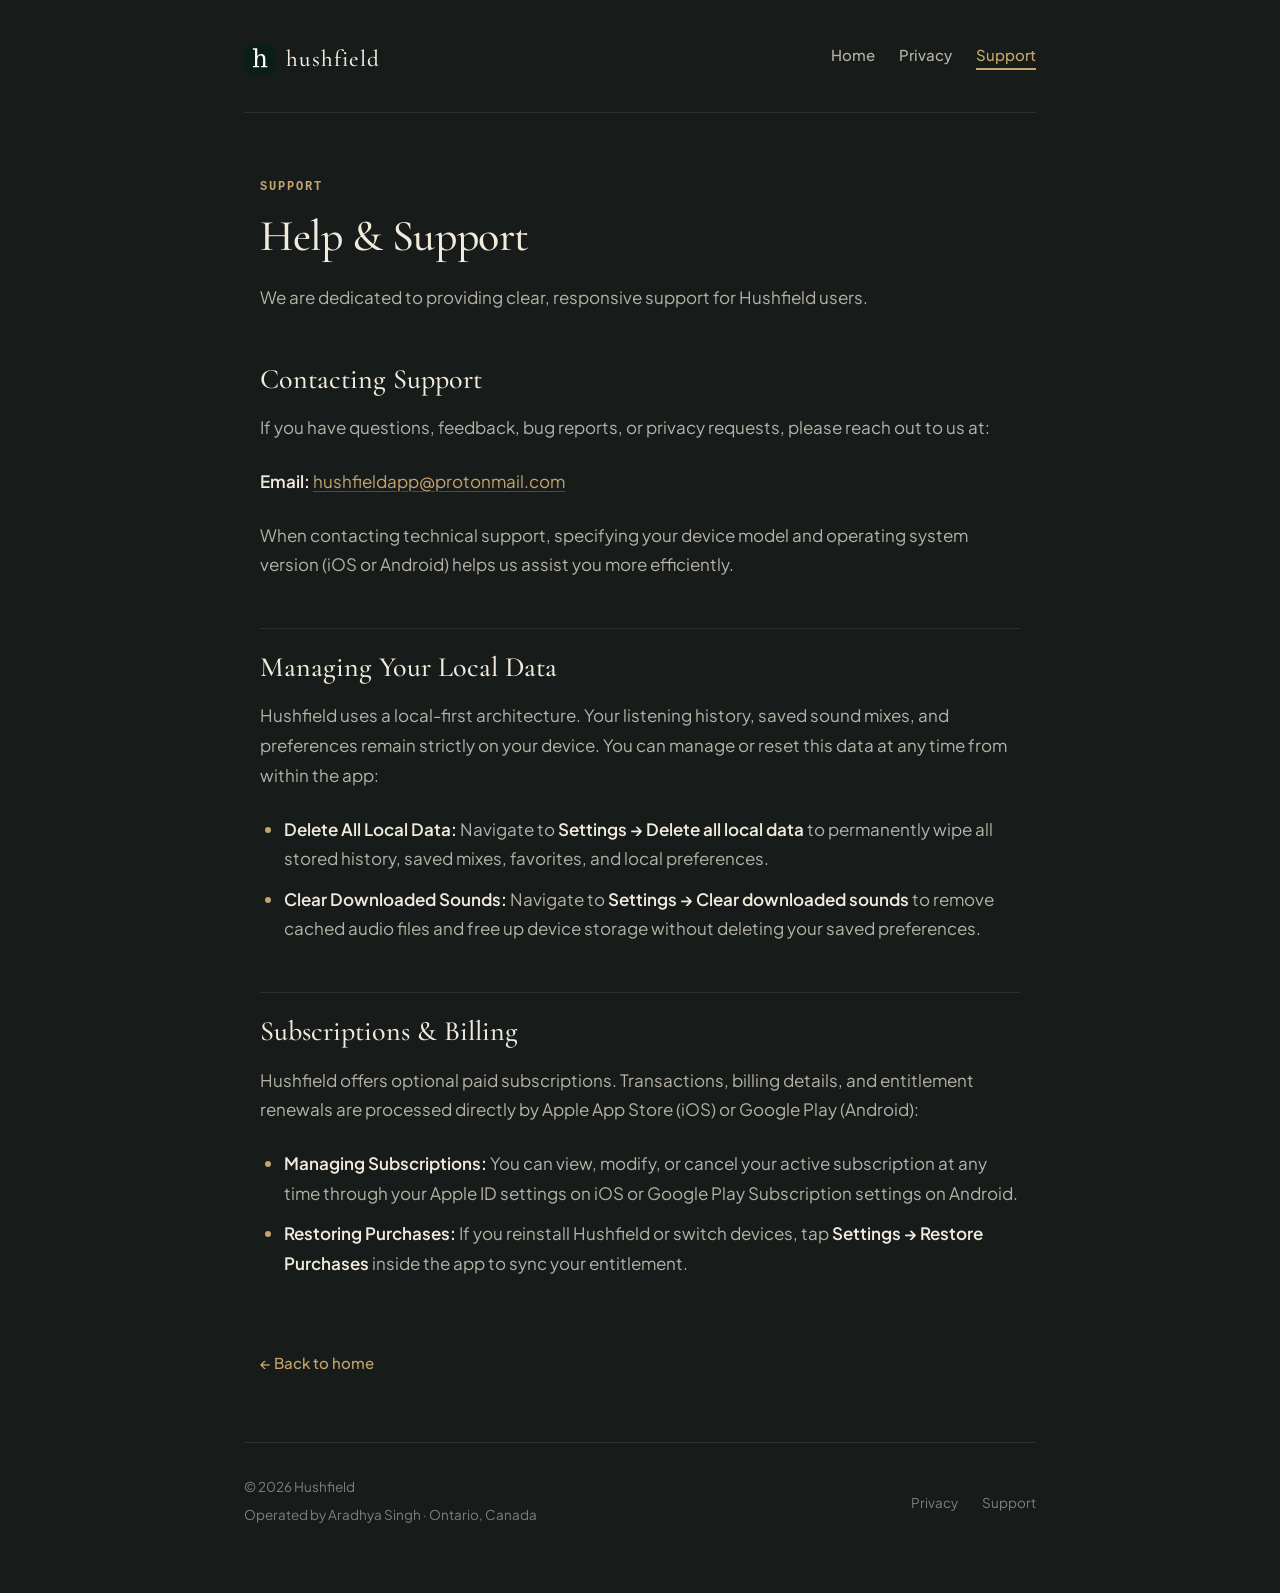
<file: support.html>
<!doctype html>
<html lang="en">
<head>
  <meta charset="UTF-8" />
  <meta name="viewport" content="width=device-width, initial-scale=1.0" />
  <title>Help &amp; Support — Hushfield</title>
  <meta name="description" content="Get help, contact customer support, or learn about managing your local data and subscriptions in Hushfield." />
  <meta name="theme-color" content="#171C1A" />
  <link rel="stylesheet" href="styles.css" />
  <link rel="icon" href="favicon.svg" />
</head>
<body>
  <div class="site-wrapper">
    <header class="site-header">
      <a href="./" class="brand-link" aria-label="Hushfield Home">
        <!-- Hushfield Logo SVG / Mark (Replaceable) -->
        <img class="brand-logo-mark" src="assets/brand/hushfield-symbol.svg" alt="" width="32" height="32">
        <span class="brand-wordmark">hushfield</span>
      </a>

      <nav class="site-nav" aria-label="Main Navigation">
        <ul>
          <li><a href="./">Home</a></li>
          <li><a href="privacy/">Privacy</a></li>
          <li><a href="support/" class="active">Support</a></li>
        </ul>
      </nav>
    </header>

    <main class="site-main">
      <span class="eyebrow">SUPPORT</span>
      <h1>Help &amp; Support</h1>
      <p>We are dedicated to providing clear, responsive support for Hushfield users.</p>

      <section>
        <h2 id="contact-support">Contacting Support</h2>
        <p>If you have questions, feedback, bug reports, or privacy requests, please reach out to us at:</p>
        <p><strong>Email:</strong> <a href="mailto:hushfieldapp@protonmail.com">hushfieldapp@protonmail.com</a></p>
        <p>When contacting technical support, specifying your device model and operating system version (iOS or Android) helps us assist you more efficiently.</p>

        <h2 id="managing-local-data">Managing Your Local Data</h2>
        <p>Hushfield uses a local-first architecture. Your listening history, saved sound mixes, and preferences remain strictly on your device. You can manage or reset this data at any time from within the app:</p>
        <ul>
          <li><strong>Delete All Local Data:</strong> Navigate to <strong>Settings &rarr; Delete all local data</strong> to permanently wipe all stored history, saved mixes, favorites, and local preferences.</li>
          <li><strong>Clear Downloaded Sounds:</strong> Navigate to <strong>Settings &rarr; Clear downloaded sounds</strong> to remove cached audio files and free up device storage without deleting your saved preferences.</li>
        </ul>

        <h2 id="subscriptions-and-billing">Subscriptions &amp; Billing</h2>
        <p>Hushfield offers optional paid subscriptions. Transactions, billing details, and entitlement renewals are processed directly by Apple App Store (iOS) or Google Play (Android):</p>
        <ul>
          <li><strong>Managing Subscriptions:</strong> You can view, modify, or cancel your active subscription at any time through your Apple ID settings on iOS or Google Play Subscription settings on Android.</li>
          <li><strong>Restoring Purchases:</strong> If you reinstall Hushfield or switch devices, tap <strong>Settings &rarr; Restore Purchases</strong> inside the app to sync your entitlement.</li>
        </ul>
      </section>

      <a href="./" class="back-link">&larr; Back to home</a>
    </main>

    <footer class="site-footer">
      <div class="footer-info">
        <p>&copy; 2026 Hushfield</p>
        <p>Operated by Aradhya Singh &middot; Ontario, Canada</p>
      </div>
      <nav class="footer-nav" aria-label="Footer Navigation">
        <a href="privacy/">Privacy</a>
        <a href="support/">Support</a>
      </nav>
    </footer>
  </div>
</body>
</html>
</file>
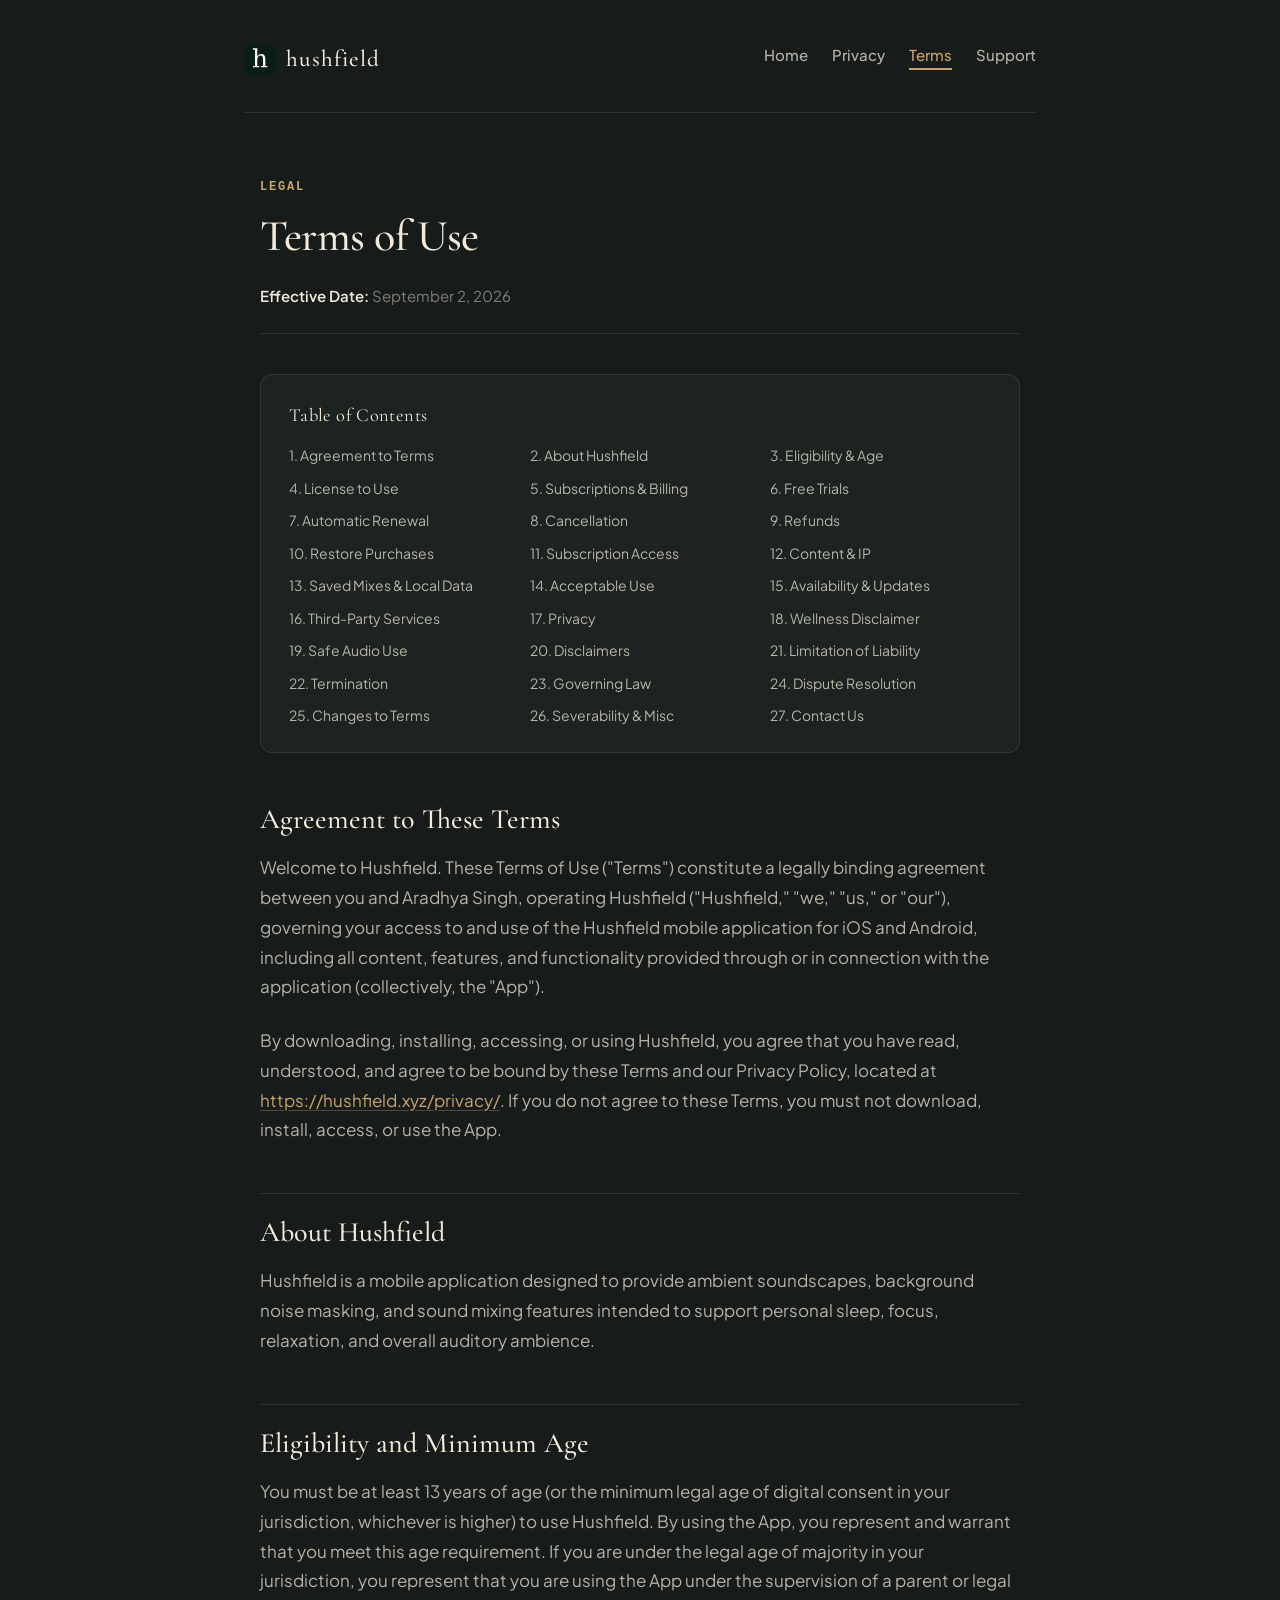
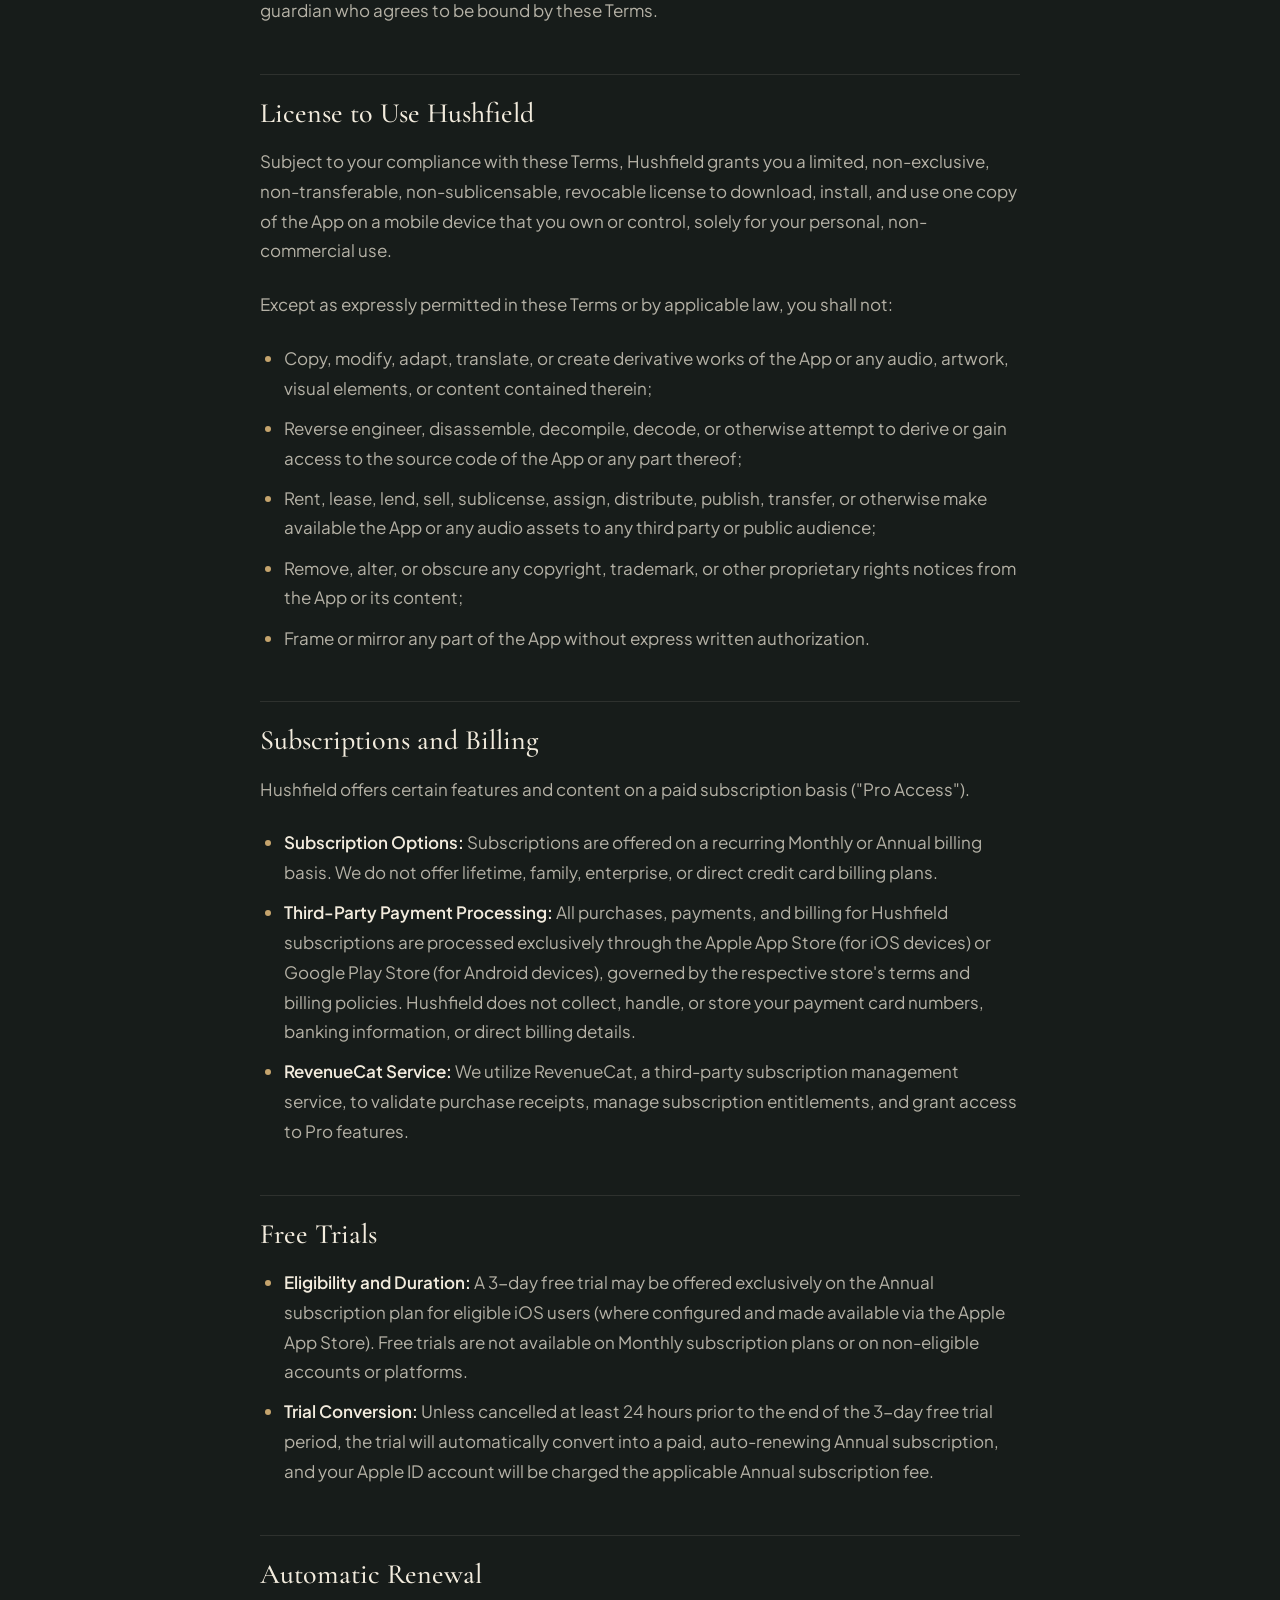
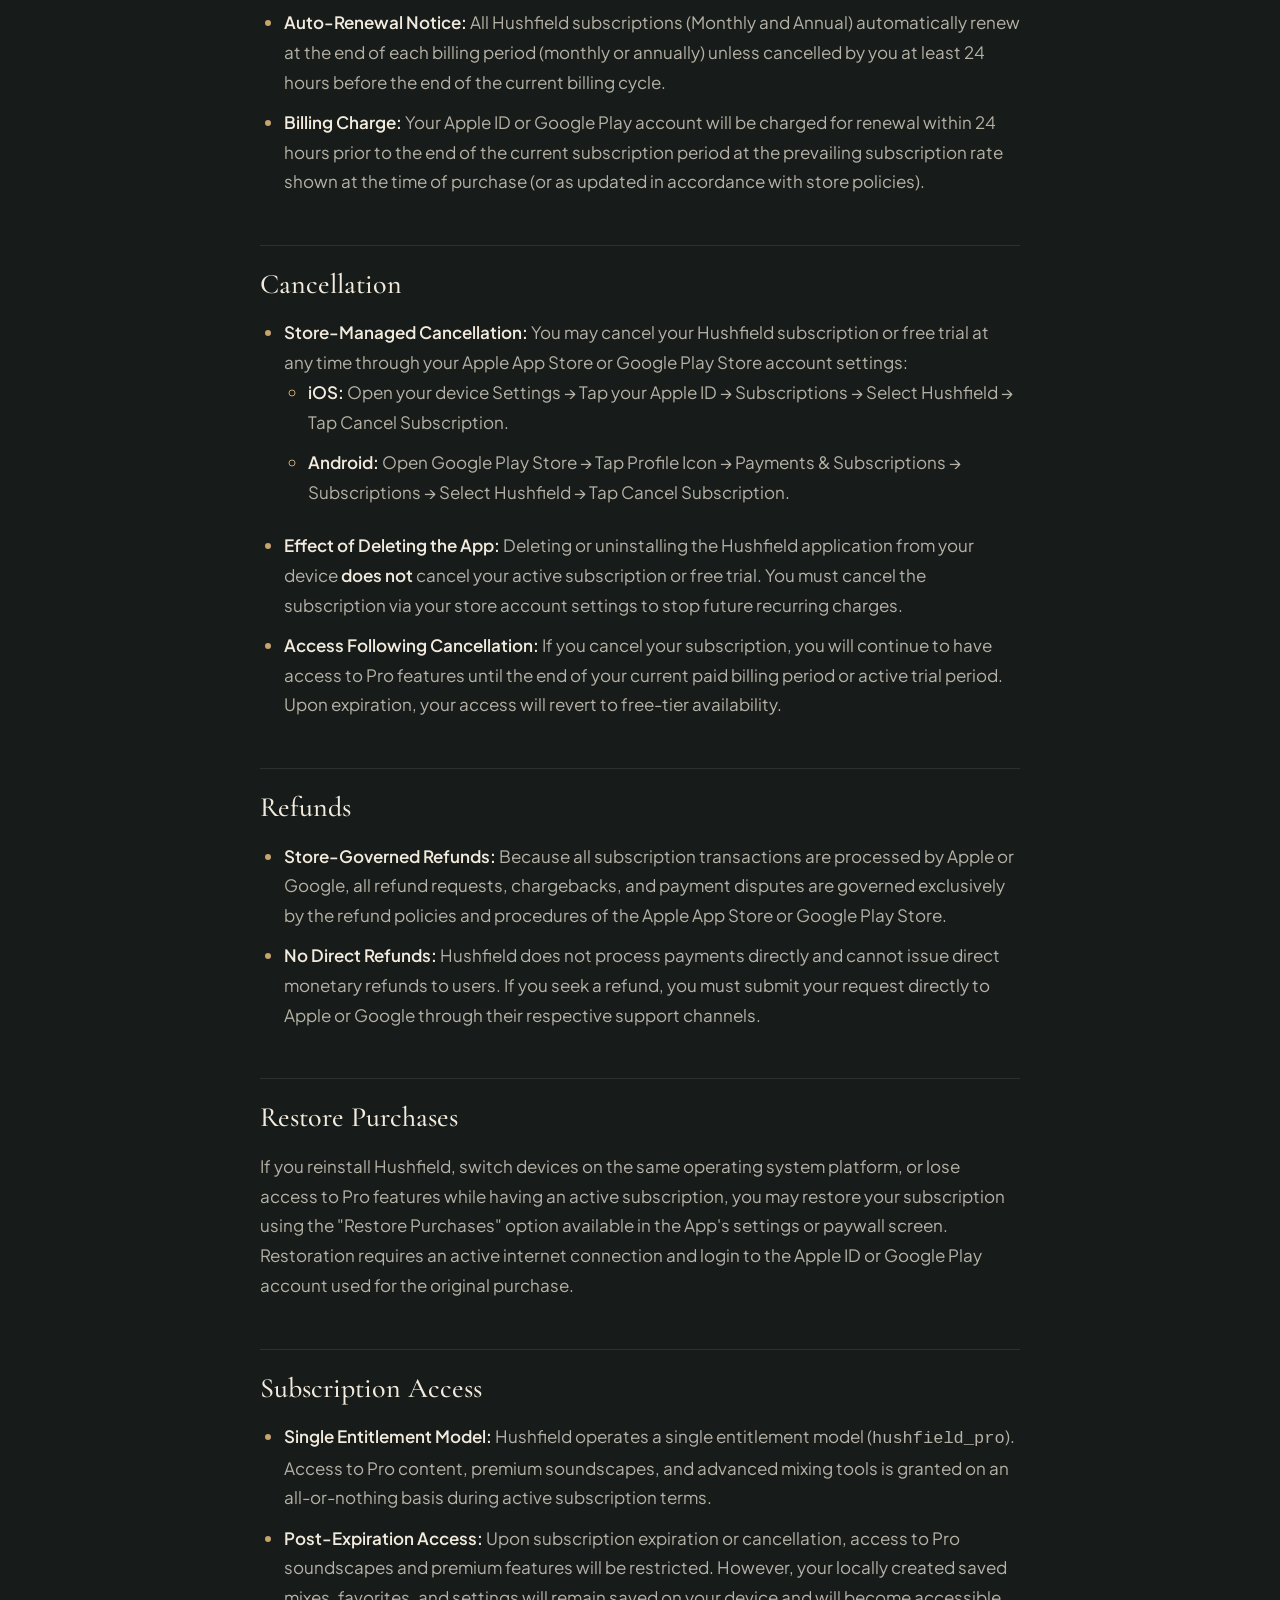
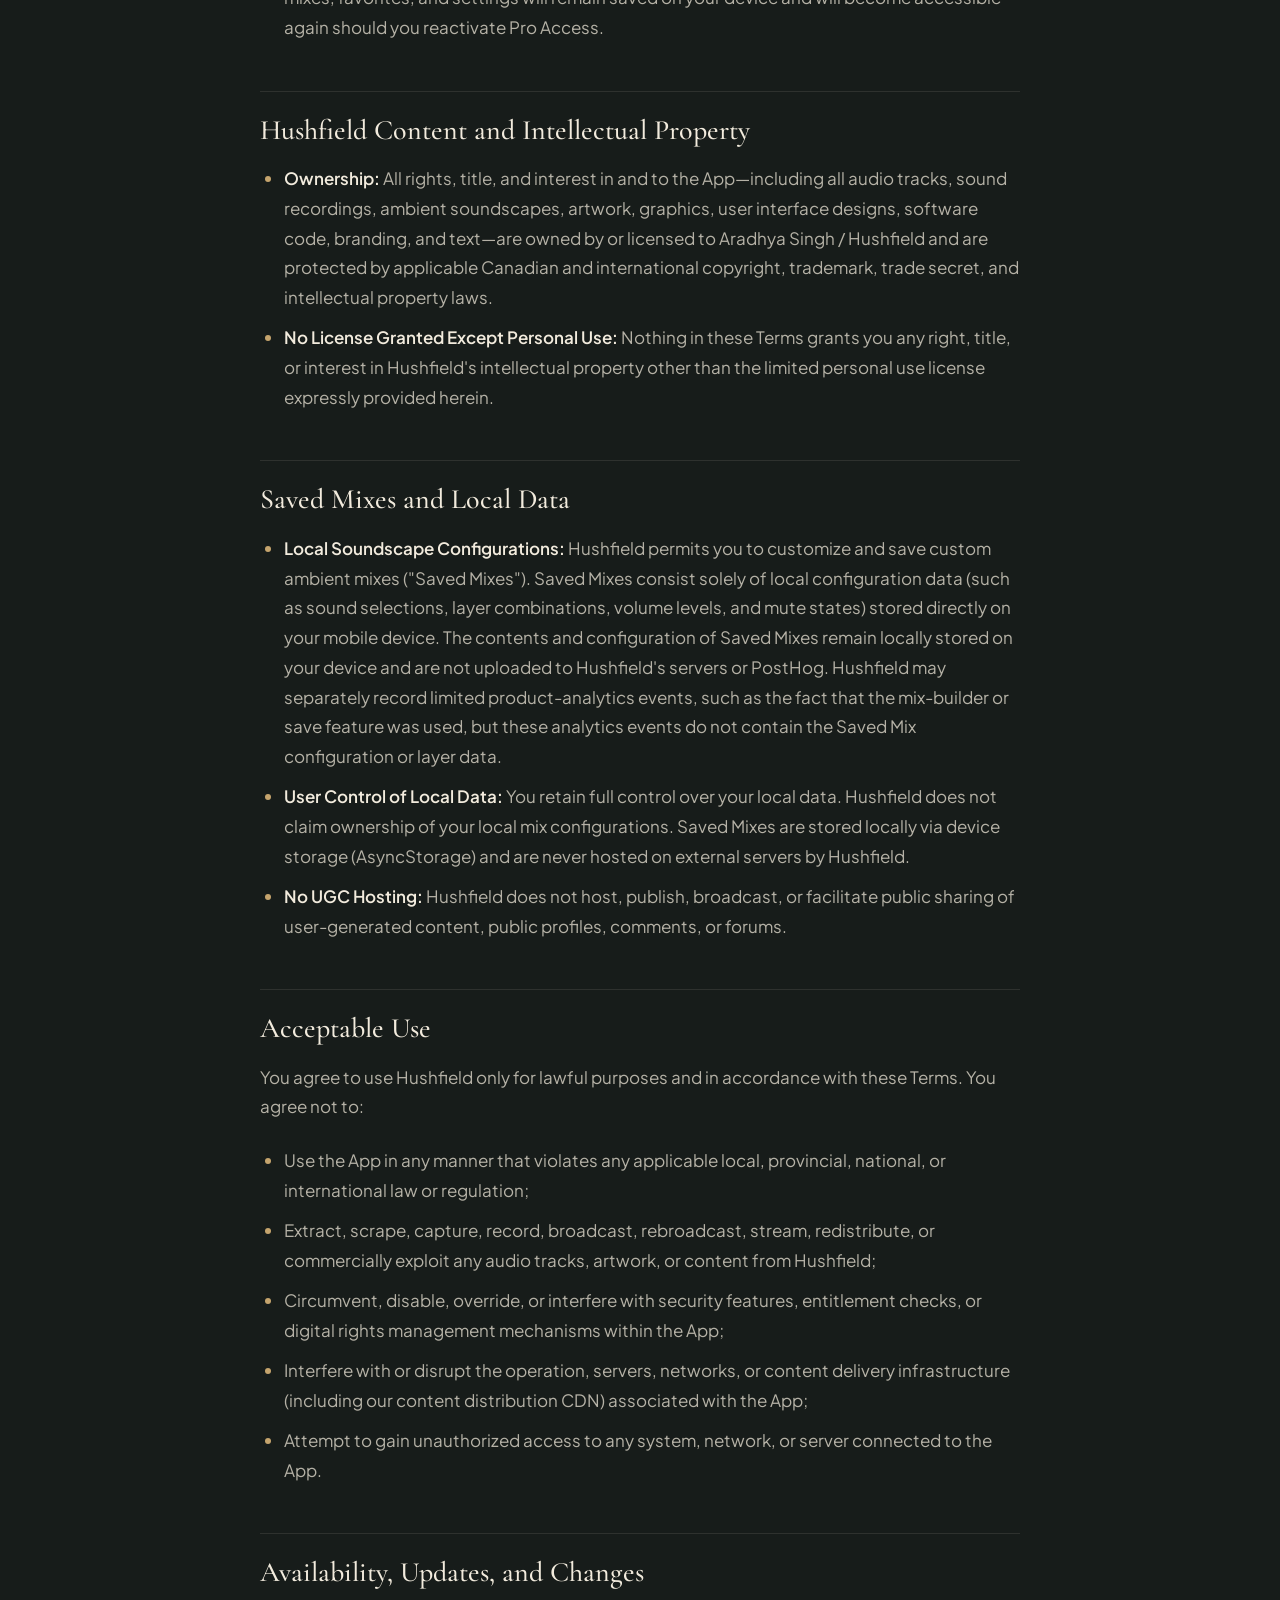
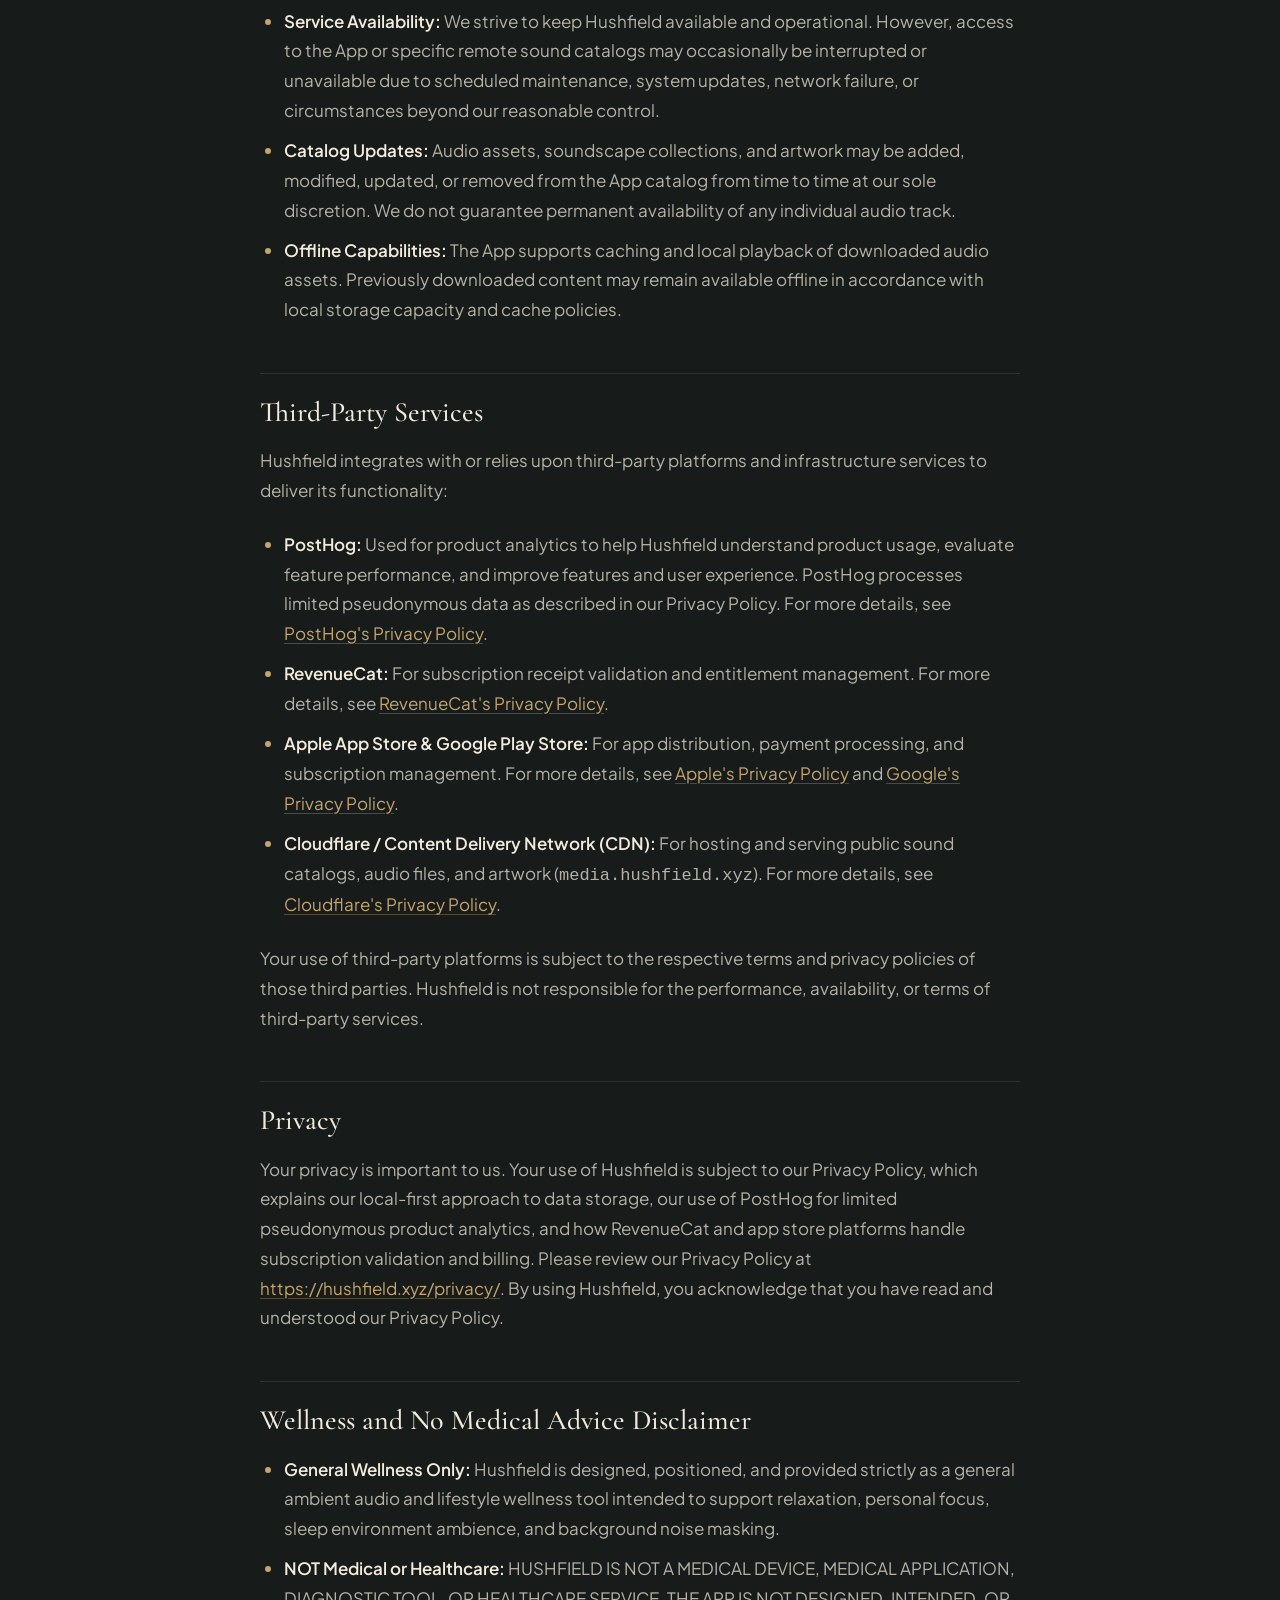
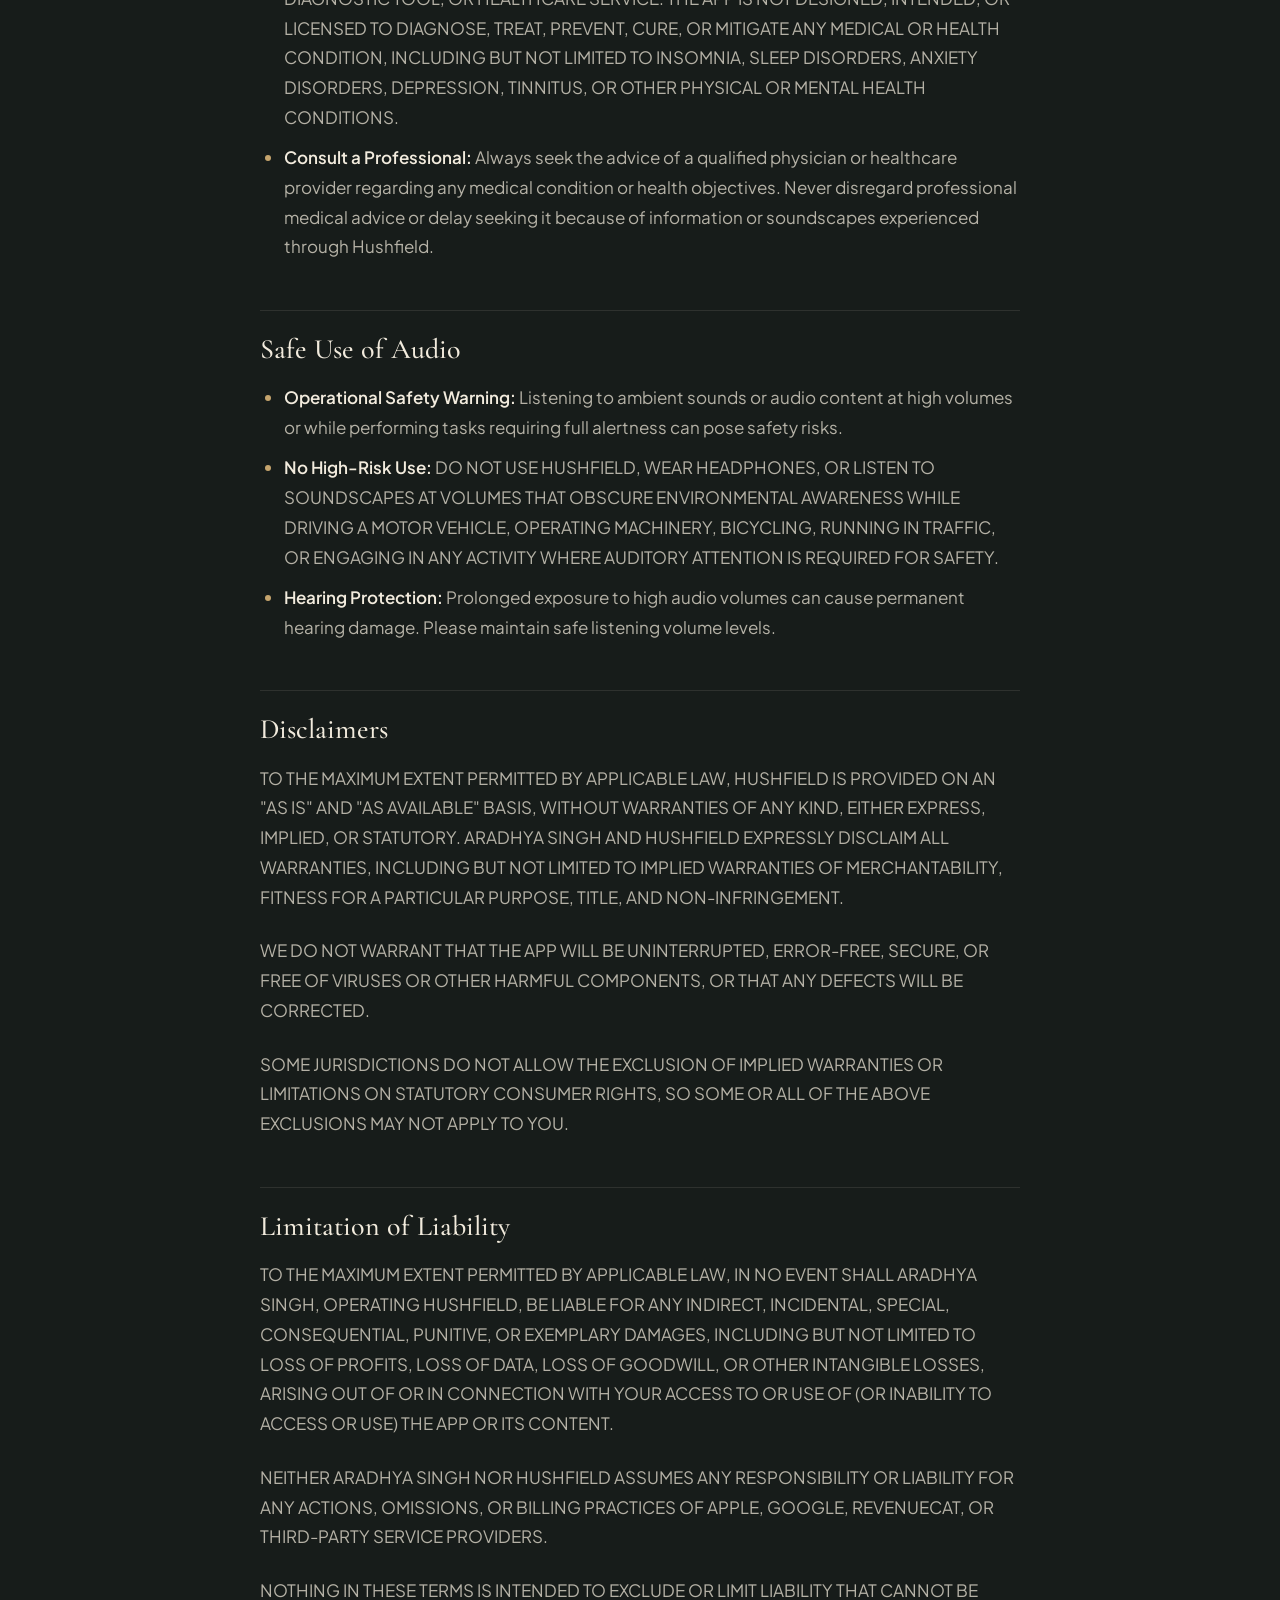
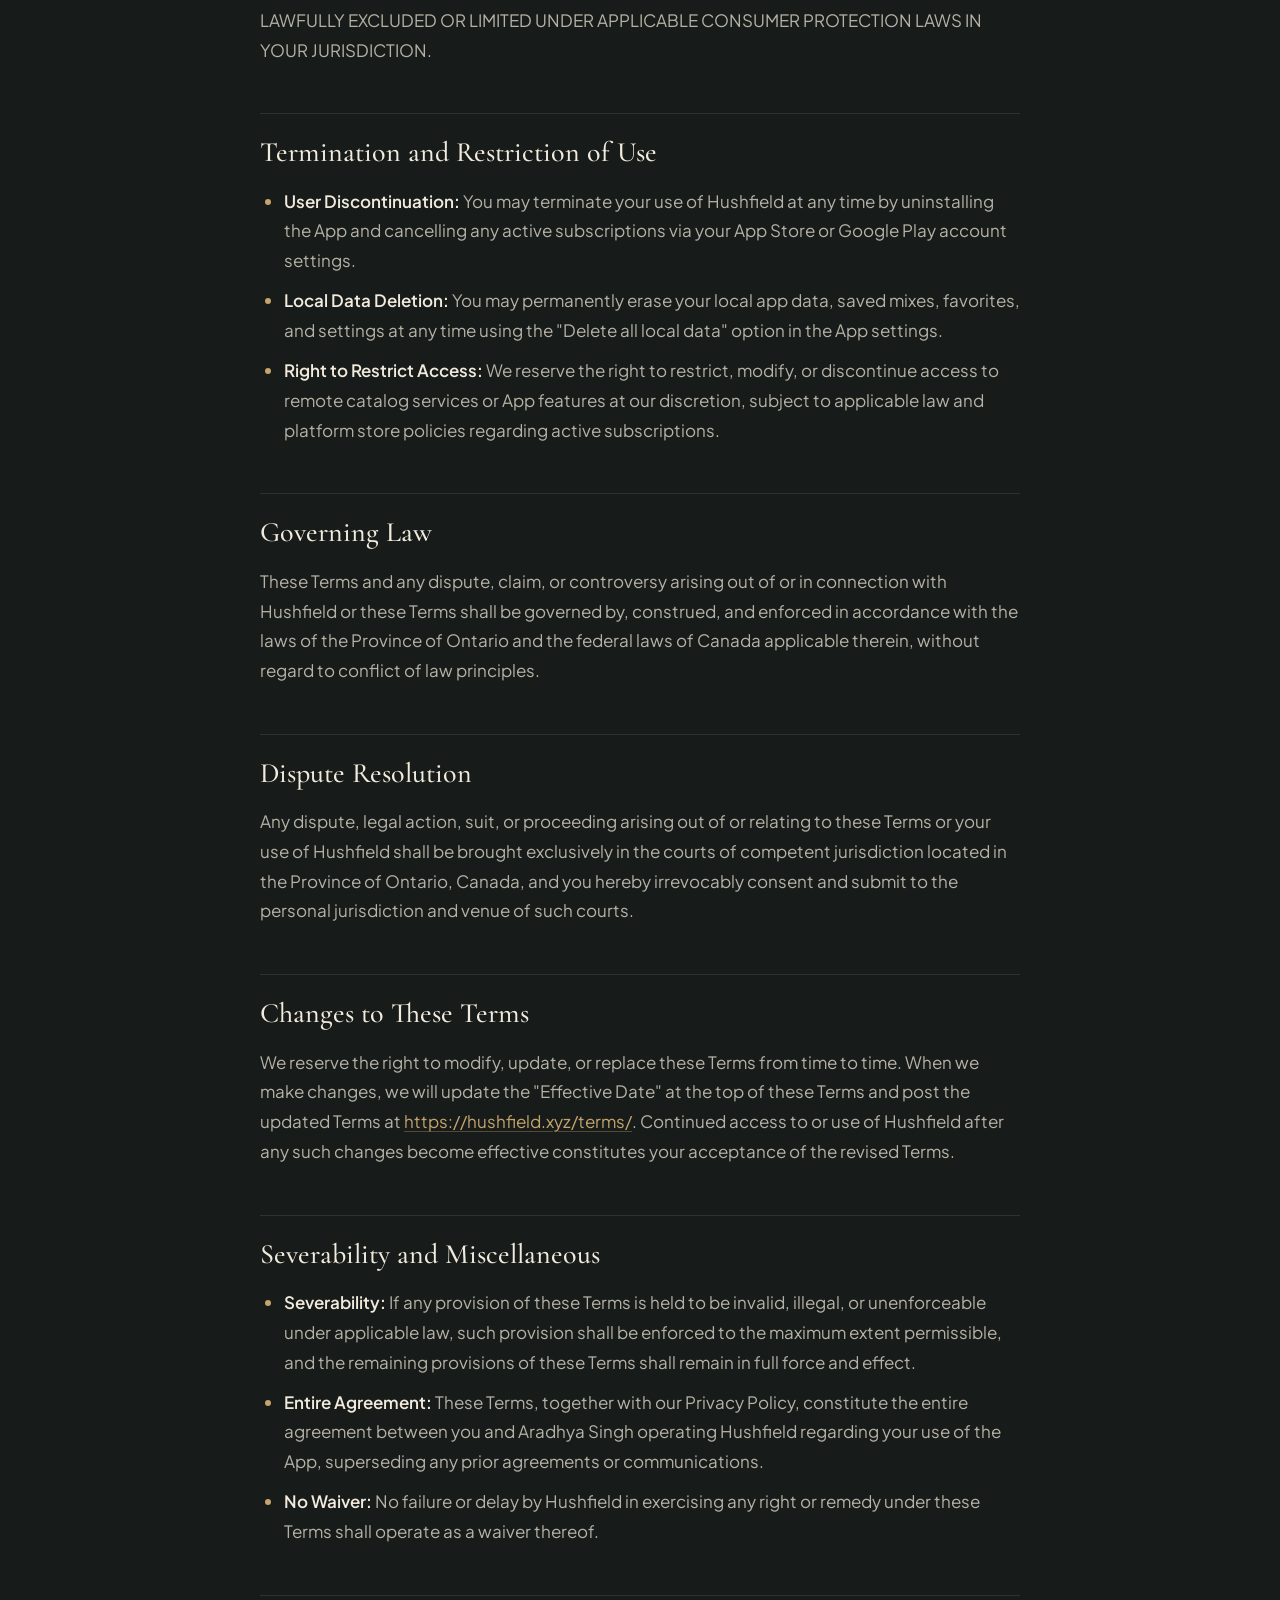
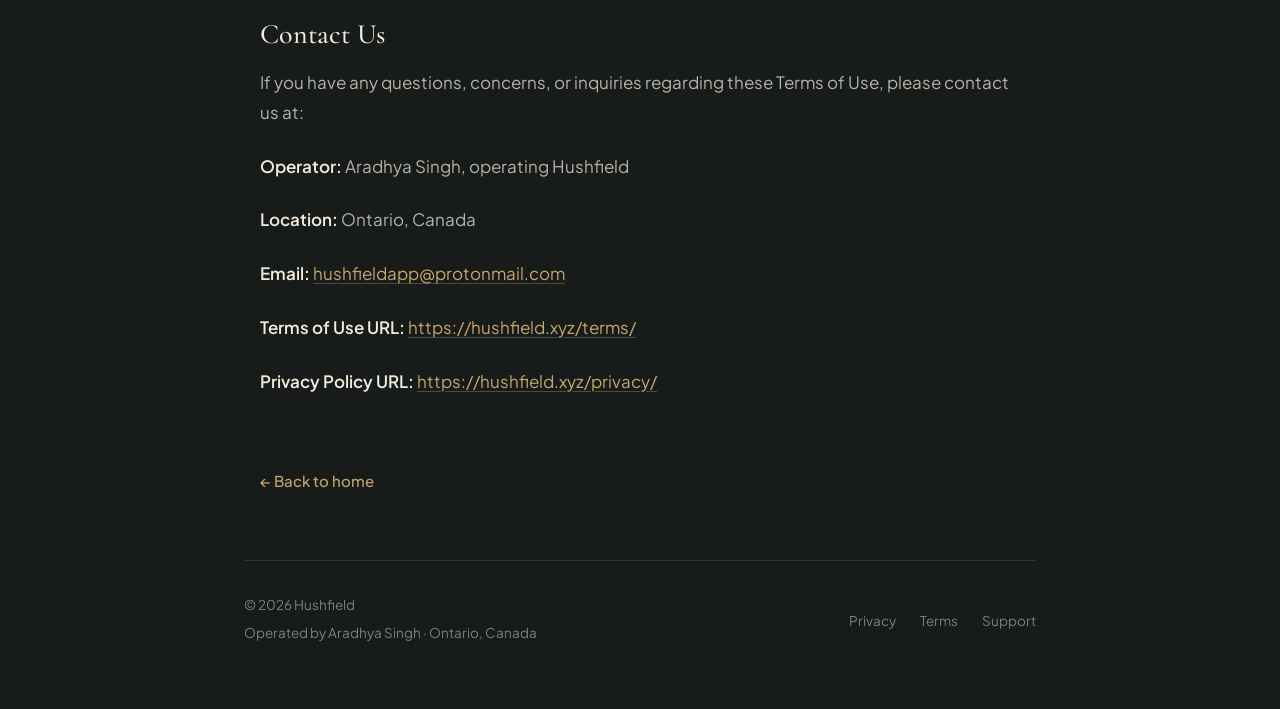
<file: terms.html>
<!doctype html>
<html lang="en">
<head>
  <meta charset="UTF-8" />
  <meta name="viewport" content="width=device-width, initial-scale=1.0" />
  <title>Terms of Use — Hushfield</title>
  <meta name="description" content="Official Terms of Use for Hushfield, governing your access to and use of our ambient sound application." />
  <meta name="theme-color" content="#171C1A" />
  <link rel="stylesheet" href="styles.css" />
  <link rel="icon" href="favicon.svg" />
</head>
<body>
  <div class="site-wrapper">
    <header class="site-header">
      <a href="./" class="brand-link" aria-label="Hushfield Home">
        <!-- Hushfield Logo SVG / Mark -->
        <img class="brand-logo-mark" src="assets/brand/hushfield-symbol.svg" alt="" width="32" height="32">
        <span class="brand-wordmark">hushfield</span>
      </a>

      <nav class="site-nav" aria-label="Main Navigation">
        <ul>
          <li><a href="./">Home</a></li>
          <li><a href="privacy/">Privacy</a></li>
          <li><a href="terms/" class="active">Terms</a></li>
          <li><a href="support/">Support</a></li>
        </ul>
      </nav>
    </header>

    <main class="site-main">
      <span class="eyebrow">LEGAL</span>
      <h1>Terms of Use</h1>
      <p class="effective-date"><strong>Effective Date:</strong> September 2, 2026</p>

      <nav class="toc-box" aria-label="Table of Contents">
        <div class="toc-title">Table of Contents</div>
        <ul class="toc-list">
          <li><a href="#agreement-to-these-terms">1. Agreement to Terms</a></li>
          <li><a href="#about-hushfield">2. About Hushfield</a></li>
          <li><a href="#eligibility-and-minimum-age">3. Eligibility &amp; Age</a></li>
          <li><a href="#license-to-use-hushfield">4. License to Use</a></li>
          <li><a href="#subscriptions-and-billing">5. Subscriptions &amp; Billing</a></li>
          <li><a href="#free-trials">6. Free Trials</a></li>
          <li><a href="#automatic-renewal">7. Automatic Renewal</a></li>
          <li><a href="#cancellation">8. Cancellation</a></li>
          <li><a href="#refunds">9. Refunds</a></li>
          <li><a href="#restore-purchases">10. Restore Purchases</a></li>
          <li><a href="#subscription-access">11. Subscription Access</a></li>
          <li><a href="#content-and-intellectual-property">12. Content &amp; IP</a></li>
          <li><a href="#saved-mixes-and-local-data">13. Saved Mixes &amp; Local Data</a></li>
          <li><a href="#acceptable-use">14. Acceptable Use</a></li>
          <li><a href="#availability-updates-and-changes">15. Availability &amp; Updates</a></li>
          <li><a href="#third-party-services">16. Third-Party Services</a></li>
          <li><a href="#privacy">17. Privacy</a></li>
          <li><a href="#wellness-and-no-medical-advice">18. Wellness Disclaimer</a></li>
          <li><a href="#safe-use-of-audio">19. Safe Audio Use</a></li>
          <li><a href="#disclaimers">20. Disclaimers</a></li>
          <li><a href="#limitation-of-liability">21. Limitation of Liability</a></li>
          <li><a href="#termination-and-restriction-of-use">22. Termination</a></li>
          <li><a href="#governing-law">23. Governing Law</a></li>
          <li><a href="#dispute-resolution">24. Dispute Resolution</a></li>
          <li><a href="#changes-to-these-terms">25. Changes to Terms</a></li>
          <li><a href="#severability-and-miscellaneous">26. Severability &amp; Misc</a></li>
          <li><a href="#contact-us">27. Contact Us</a></li>
        </ul>
      </nav>

      <article class="policy-body">
        <h2 id="agreement-to-these-terms">Agreement to These Terms</h2>
        <p>Welcome to Hushfield. These Terms of Use ("Terms") constitute a legally binding agreement between you and Aradhya Singh, operating Hushfield ("Hushfield," "we," "us," or "our"), governing your access to and use of the Hushfield mobile application for iOS and Android, including all content, features, and functionality provided through or in connection with the application (collectively, the "App").</p>
        <p>By downloading, installing, accessing, or using Hushfield, you agree that you have read, understood, and agree to be bound by these Terms and our Privacy Policy, located at <a href="https://hushfield.xyz/privacy/" rel="noopener">https://hushfield.xyz/privacy/</a>. If you do not agree to these Terms, you must not download, install, access, or use the App.</p>

        <h2 id="about-hushfield">About Hushfield</h2>
        <p>Hushfield is a mobile application designed to provide ambient soundscapes, background noise masking, and sound mixing features intended to support personal sleep, focus, relaxation, and overall auditory ambience.</p>

        <h2 id="eligibility-and-minimum-age">Eligibility and Minimum Age</h2>
        <p>You must be at least 13 years of age (or the minimum legal age of digital consent in your jurisdiction, whichever is higher) to use Hushfield. By using the App, you represent and warrant that you meet this age requirement. If you are under the legal age of majority in your jurisdiction, you represent that you are using the App under the supervision of a parent or legal guardian who agrees to be bound by these Terms.</p>

        <h2 id="license-to-use-hushfield">License to Use Hushfield</h2>
        <p>Subject to your compliance with these Terms, Hushfield grants you a limited, non-exclusive, non-transferable, non-sublicensable, revocable license to download, install, and use one copy of the App on a mobile device that you own or control, solely for your personal, non-commercial use.</p>
        <p>Except as expressly permitted in these Terms or by applicable law, you shall not:</p>
        <ul>
          <li>Copy, modify, adapt, translate, or create derivative works of the App or any audio, artwork, visual elements, or content contained therein;</li>
          <li>Reverse engineer, disassemble, decompile, decode, or otherwise attempt to derive or gain access to the source code of the App or any part thereof;</li>
          <li>Rent, lease, lend, sell, sublicense, assign, distribute, publish, transfer, or otherwise make available the App or any audio assets to any third party or public audience;</li>
          <li>Remove, alter, or obscure any copyright, trademark, or other proprietary rights notices from the App or its content;</li>
          <li>Frame or mirror any part of the App without express written authorization.</li>
        </ul>

        <h2 id="subscriptions-and-billing">Subscriptions and Billing</h2>
        <p>Hushfield offers certain features and content on a paid subscription basis ("Pro Access").</p>
        <ul>
          <li><strong>Subscription Options:</strong> Subscriptions are offered on a recurring Monthly or Annual billing basis. We do not offer lifetime, family, enterprise, or direct credit card billing plans.</li>
          <li><strong>Third-Party Payment Processing:</strong> All purchases, payments, and billing for Hushfield subscriptions are processed exclusively through the Apple App Store (for iOS devices) or Google Play Store (for Android devices), governed by the respective store's terms and billing policies. Hushfield does not collect, handle, or store your payment card numbers, banking information, or direct billing details.</li>
          <li><strong>RevenueCat Service:</strong> We utilize RevenueCat, a third-party subscription management service, to validate purchase receipts, manage subscription entitlements, and grant access to Pro features.</li>
        </ul>

        <h2 id="free-trials">Free Trials</h2>
        <ul>
          <li><strong>Eligibility and Duration:</strong> A 3-day free trial may be offered exclusively on the Annual subscription plan for eligible iOS users (where configured and made available via the Apple App Store). Free trials are not available on Monthly subscription plans or on non-eligible accounts or platforms.</li>
          <li><strong>Trial Conversion:</strong> Unless cancelled at least 24 hours prior to the end of the 3-day free trial period, the trial will automatically convert into a paid, auto-renewing Annual subscription, and your Apple ID account will be charged the applicable Annual subscription fee.</li>
        </ul>

        <h2 id="automatic-renewal">Automatic Renewal</h2>
        <ul>
          <li><strong>Auto-Renewal Notice:</strong> All Hushfield subscriptions (Monthly and Annual) automatically renew at the end of each billing period (monthly or annually) unless cancelled by you at least 24 hours before the end of the current billing cycle.</li>
          <li><strong>Billing Charge:</strong> Your Apple ID or Google Play account will be charged for renewal within 24 hours prior to the end of the current subscription period at the prevailing subscription rate shown at the time of purchase (or as updated in accordance with store policies).</li>
        </ul>

        <h2 id="cancellation">Cancellation</h2>
        <ul>
          <li><strong>Store-Managed Cancellation:</strong> You may cancel your Hushfield subscription or free trial at any time through your Apple App Store or Google Play Store account settings:
            <ul>
              <li><strong>iOS:</strong> Open your device Settings &rarr; Tap your Apple ID &rarr; Subscriptions &rarr; Select Hushfield &rarr; Tap Cancel Subscription.</li>
              <li><strong>Android:</strong> Open Google Play Store &rarr; Tap Profile Icon &rarr; Payments &amp; Subscriptions &rarr; Subscriptions &rarr; Select Hushfield &rarr; Tap Cancel Subscription.</li>
            </ul>
          </li>
          <li><strong>Effect of Deleting the App:</strong> Deleting or uninstalling the Hushfield application from your device <strong>does not</strong> cancel your active subscription or free trial. You must cancel the subscription via your store account settings to stop future recurring charges.</li>
          <li><strong>Access Following Cancellation:</strong> If you cancel your subscription, you will continue to have access to Pro features until the end of your current paid billing period or active trial period. Upon expiration, your access will revert to free-tier availability.</li>
        </ul>

        <h2 id="refunds">Refunds</h2>
        <ul>
          <li><strong>Store-Governed Refunds:</strong> Because all subscription transactions are processed by Apple or Google, all refund requests, chargebacks, and payment disputes are governed exclusively by the refund policies and procedures of the Apple App Store or Google Play Store.</li>
          <li><strong>No Direct Refunds:</strong> Hushfield does not process payments directly and cannot issue direct monetary refunds to users. If you seek a refund, you must submit your request directly to Apple or Google through their respective support channels.</li>
        </ul>

        <h2 id="restore-purchases">Restore Purchases</h2>
        <p>If you reinstall Hushfield, switch devices on the same operating system platform, or lose access to Pro features while having an active subscription, you may restore your subscription using the "Restore Purchases" option available in the App's settings or paywall screen. Restoration requires an active internet connection and login to the Apple ID or Google Play account used for the original purchase.</p>

        <h2 id="subscription-access">Subscription Access</h2>
        <ul>
          <li><strong>Single Entitlement Model:</strong> Hushfield operates a single entitlement model (<code>hushfield_pro</code>). Access to Pro content, premium soundscapes, and advanced mixing tools is granted on an all-or-nothing basis during active subscription terms.</li>
          <li><strong>Post-Expiration Access:</strong> Upon subscription expiration or cancellation, access to Pro soundscapes and premium features will be restricted. However, your locally created saved mixes, favorites, and settings will remain saved on your device and will become accessible again should you reactivate Pro Access.</li>
        </ul>

        <h2 id="content-and-intellectual-property">Hushfield Content and Intellectual Property</h2>
        <ul>
          <li><strong>Ownership:</strong> All rights, title, and interest in and to the App—including all audio tracks, sound recordings, ambient soundscapes, artwork, graphics, user interface designs, software code, branding, and text—are owned by or licensed to Aradhya Singh / Hushfield and are protected by applicable Canadian and international copyright, trademark, trade secret, and intellectual property laws.</li>
          <li><strong>No License Granted Except Personal Use:</strong> Nothing in these Terms grants you any right, title, or interest in Hushfield's intellectual property other than the limited personal use license expressly provided herein.</li>
        </ul>

        <h2 id="saved-mixes-and-local-data">Saved Mixes and Local Data</h2>
        <ul>
          <li><strong>Local Soundscape Configurations:</strong> Hushfield permits you to customize and save custom ambient mixes ("Saved Mixes"). Saved Mixes consist solely of local configuration data (such as sound selections, layer combinations, volume levels, and mute states) stored directly on your mobile device. The contents and configuration of Saved Mixes remain locally stored on your device and are not uploaded to Hushfield's servers or PostHog. Hushfield may separately record limited product-analytics events, such as the fact that the mix-builder or save feature was used, but these analytics events do not contain the Saved Mix configuration or layer data.</li>
          <li><strong>User Control of Local Data:</strong> You retain full control over your local data. Hushfield does not claim ownership of your local mix configurations. Saved Mixes are stored locally via device storage (AsyncStorage) and are never hosted on external servers by Hushfield.</li>
          <li><strong>No UGC Hosting:</strong> Hushfield does not host, publish, broadcast, or facilitate public sharing of user-generated content, public profiles, comments, or forums.</li>
        </ul>

        <h2 id="acceptable-use">Acceptable Use</h2>
        <p>You agree to use Hushfield only for lawful purposes and in accordance with these Terms. You agree not to:</p>
        <ul>
          <li>Use the App in any manner that violates any applicable local, provincial, national, or international law or regulation;</li>
          <li>Extract, scrape, capture, record, broadcast, rebroadcast, stream, redistribute, or commercially exploit any audio tracks, artwork, or content from Hushfield;</li>
          <li>Circumvent, disable, override, or interfere with security features, entitlement checks, or digital rights management mechanisms within the App;</li>
          <li>Interfere with or disrupt the operation, servers, networks, or content delivery infrastructure (including our content distribution CDN) associated with the App;</li>
          <li>Attempt to gain unauthorized access to any system, network, or server connected to the App.</li>
        </ul>

        <h2 id="availability-updates-and-changes">Availability, Updates, and Changes</h2>
        <ul>
          <li><strong>Service Availability:</strong> We strive to keep Hushfield available and operational. However, access to the App or specific remote sound catalogs may occasionally be interrupted or unavailable due to scheduled maintenance, system updates, network failure, or circumstances beyond our reasonable control.</li>
          <li><strong>Catalog Updates:</strong> Audio assets, soundscape collections, and artwork may be added, modified, updated, or removed from the App catalog from time to time at our sole discretion. We do not guarantee permanent availability of any individual audio track.</li>
          <li><strong>Offline Capabilities:</strong> The App supports caching and local playback of downloaded audio assets. Previously downloaded content may remain available offline in accordance with local storage capacity and cache policies.</li>
        </ul>

        <h2 id="third-party-services">Third-Party Services</h2>
        <p>Hushfield integrates with or relies upon third-party platforms and infrastructure services to deliver its functionality:</p>
        <ul>
          <li><strong>PostHog:</strong> Used for product analytics to help Hushfield understand product usage, evaluate feature performance, and improve features and user experience. PostHog processes limited pseudonymous data as described in our Privacy Policy. For more details, see <a href="https://posthog.com/privacy" rel="noopener">PostHog's Privacy Policy</a>.</li>
          <li><strong>RevenueCat:</strong> For subscription receipt validation and entitlement management. For more details, see <a href="https://www.revenuecat.com/privacy" rel="noopener">RevenueCat's Privacy Policy</a>.</li>
          <li><strong>Apple App Store &amp; Google Play Store:</strong> For app distribution, payment processing, and subscription management. For more details, see <a href="https://www.apple.com/legal/privacy/" rel="noopener">Apple's Privacy Policy</a> and <a href="https://policies.google.com/privacy" rel="noopener">Google's Privacy Policy</a>.</li>
          <li><strong>Cloudflare / Content Delivery Network (CDN):</strong> For hosting and serving public sound catalogs, audio files, and artwork (<code>media.hushfield.xyz</code>). For more details, see <a href="https://www.cloudflare.com/privacypolicy/" rel="noopener">Cloudflare's Privacy Policy</a>.</li>
        </ul>
        <p>Your use of third-party platforms is subject to the respective terms and privacy policies of those third parties. Hushfield is not responsible for the performance, availability, or terms of third-party services.</p>

        <h2 id="privacy">Privacy</h2>
        <p>Your privacy is important to us. Your use of Hushfield is subject to our Privacy Policy, which explains our local-first approach to data storage, our use of PostHog for limited pseudonymous product analytics, and how RevenueCat and app store platforms handle subscription validation and billing. Please review our Privacy Policy at <a href="https://hushfield.xyz/privacy/" rel="noopener">https://hushfield.xyz/privacy/</a>. By using Hushfield, you acknowledge that you have read and understood our Privacy Policy.</p>

        <h2 id="wellness-and-no-medical-advice">Wellness and No Medical Advice Disclaimer</h2>
        <ul>
          <li><strong>General Wellness Only:</strong> Hushfield is designed, positioned, and provided strictly as a general ambient audio and lifestyle wellness tool intended to support relaxation, personal focus, sleep environment ambience, and background noise masking.</li>
          <li><strong>NOT Medical or Healthcare:</strong> HUSHFIELD IS NOT A MEDICAL DEVICE, MEDICAL APPLICATION, DIAGNOSTIC TOOL, OR HEALTHCARE SERVICE. THE APP IS NOT DESIGNED, INTENDED, OR LICENSED TO DIAGNOSE, TREAT, PREVENT, CURE, OR MITIGATE ANY MEDICAL OR HEALTH CONDITION, INCLUDING BUT NOT LIMITED TO INSOMNIA, SLEEP DISORDERS, ANXIETY DISORDERS, DEPRESSION, TINNITUS, OR OTHER PHYSICAL OR MENTAL HEALTH CONDITIONS.</li>
          <li><strong>Consult a Professional:</strong> Always seek the advice of a qualified physician or healthcare provider regarding any medical condition or health objectives. Never disregard professional medical advice or delay seeking it because of information or soundscapes experienced through Hushfield.</li>
        </ul>

        <h2 id="safe-use-of-audio">Safe Use of Audio</h2>
        <ul>
          <li><strong>Operational Safety Warning:</strong> Listening to ambient sounds or audio content at high volumes or while performing tasks requiring full alertness can pose safety risks.</li>
          <li><strong>No High-Risk Use:</strong> DO NOT USE HUSHFIELD, WEAR HEADPHONES, OR LISTEN TO SOUNDSCAPES AT VOLUMES THAT OBSCURE ENVIRONMENTAL AWARENESS WHILE DRIVING A MOTOR VEHICLE, OPERATING MACHINERY, BICYCLING, RUNNING IN TRAFFIC, OR ENGAGING IN ANY ACTIVITY WHERE AUDITORY ATTENTION IS REQUIRED FOR SAFETY.</li>
          <li><strong>Hearing Protection:</strong> Prolonged exposure to high audio volumes can cause permanent hearing damage. Please maintain safe listening volume levels.</li>
        </ul>

        <h2 id="disclaimers">Disclaimers</h2>
        <p>TO THE MAXIMUM EXTENT PERMITTED BY APPLICABLE LAW, HUSHFIELD IS PROVIDED ON AN "AS IS" AND "AS AVAILABLE" BASIS, WITHOUT WARRANTIES OF ANY KIND, EITHER EXPRESS, IMPLIED, OR STATUTORY. ARADHYA SINGH AND HUSHFIELD EXPRESSLY DISCLAIM ALL WARRANTIES, INCLUDING BUT NOT LIMITED TO IMPLIED WARRANTIES OF MERCHANTABILITY, FITNESS FOR A PARTICULAR PURPOSE, TITLE, AND NON-INFRINGEMENT.</p>
        <p>WE DO NOT WARRANT THAT THE APP WILL BE UNINTERRUPTED, ERROR-FREE, SECURE, OR FREE OF VIRUSES OR OTHER HARMFUL COMPONENTS, OR THAT ANY DEFECTS WILL BE CORRECTED.</p>
        <p>SOME JURISDICTIONS DO NOT ALLOW THE EXCLUSION OF IMPLIED WARRANTIES OR LIMITATIONS ON STATUTORY CONSUMER RIGHTS, SO SOME OR ALL OF THE ABOVE EXCLUSIONS MAY NOT APPLY TO YOU.</p>

        <h2 id="limitation-of-liability">Limitation of Liability</h2>
        <p>TO THE MAXIMUM EXTENT PERMITTED BY APPLICABLE LAW, IN NO EVENT SHALL ARADHYA SINGH, OPERATING HUSHFIELD, BE LIABLE FOR ANY INDIRECT, INCIDENTAL, SPECIAL, CONSEQUENTIAL, PUNITIVE, OR EXEMPLARY DAMAGES, INCLUDING BUT NOT LIMITED TO LOSS OF PROFITS, LOSS OF DATA, LOSS OF GOODWILL, OR OTHER INTANGIBLE LOSSES, ARISING OUT OF OR IN CONNECTION WITH YOUR ACCESS TO OR USE OF (OR INABILITY TO ACCESS OR USE) THE APP OR ITS CONTENT.</p>
        <p>NEITHER ARADHYA SINGH NOR HUSHFIELD ASSUMES ANY RESPONSIBILITY OR LIABILITY FOR ANY ACTIONS, OMISSIONS, OR BILLING PRACTICES OF APPLE, GOOGLE, REVENUECAT, OR THIRD-PARTY SERVICE PROVIDERS.</p>
        <p>NOTHING IN THESE TERMS IS INTENDED TO EXCLUDE OR LIMIT LIABILITY THAT CANNOT BE LAWFULLY EXCLUDED OR LIMITED UNDER APPLICABLE CONSUMER PROTECTION LAWS IN YOUR JURISDICTION.</p>

        <h2 id="termination-and-restriction-of-use">Termination and Restriction of Use</h2>
        <ul>
          <li><strong>User Discontinuation:</strong> You may terminate your use of Hushfield at any time by uninstalling the App and cancelling any active subscriptions via your App Store or Google Play account settings.</li>
          <li><strong>Local Data Deletion:</strong> You may permanently erase your local app data, saved mixes, favorites, and settings at any time using the "Delete all local data" option in the App settings.</li>
          <li><strong>Right to Restrict Access:</strong> We reserve the right to restrict, modify, or discontinue access to remote catalog services or App features at our discretion, subject to applicable law and platform store policies regarding active subscriptions.</li>
        </ul>

        <h2 id="governing-law">Governing Law</h2>
        <p>These Terms and any dispute, claim, or controversy arising out of or in connection with Hushfield or these Terms shall be governed by, construed, and enforced in accordance with the laws of the Province of Ontario and the federal laws of Canada applicable therein, without regard to conflict of law principles.</p>

        <h2 id="dispute-resolution">Dispute Resolution</h2>
        <p>Any dispute, legal action, suit, or proceeding arising out of or relating to these Terms or your use of Hushfield shall be brought exclusively in the courts of competent jurisdiction located in the Province of Ontario, Canada, and you hereby irrevocably consent and submit to the personal jurisdiction and venue of such courts.</p>

        <h2 id="changes-to-these-terms">Changes to These Terms</h2>
        <p>We reserve the right to modify, update, or replace these Terms from time to time. When we make changes, we will update the "Effective Date" at the top of these Terms and post the updated Terms at <a href="https://hushfield.xyz/terms/" rel="noopener">https://hushfield.xyz/terms/</a>. Continued access to or use of Hushfield after any such changes become effective constitutes your acceptance of the revised Terms.</p>

        <h2 id="severability-and-miscellaneous">Severability and Miscellaneous</h2>
        <ul>
          <li><strong>Severability:</strong> If any provision of these Terms is held to be invalid, illegal, or unenforceable under applicable law, such provision shall be enforced to the maximum extent permissible, and the remaining provisions of these Terms shall remain in full force and effect.</li>
          <li><strong>Entire Agreement:</strong> These Terms, together with our Privacy Policy, constitute the entire agreement between you and Aradhya Singh operating Hushfield regarding your use of the App, superseding any prior agreements or communications.</li>
          <li><strong>No Waiver:</strong> No failure or delay by Hushfield in exercising any right or remedy under these Terms shall operate as a waiver thereof.</li>
        </ul>

        <h2 id="contact-us">Contact Us</h2>
        <p>If you have any questions, concerns, or inquiries regarding these Terms of Use, please contact us at:</p>
        <p><strong>Operator:</strong> Aradhya Singh, operating Hushfield</p>
        <p><strong>Location:</strong> Ontario, Canada</p>
        <p><strong>Email:</strong> <a href="mailto:hushfieldapp@protonmail.com">hushfieldapp@protonmail.com</a></p>
        <p><strong>Terms of Use URL:</strong> <a href="https://hushfield.xyz/terms/" rel="noopener">https://hushfield.xyz/terms/</a></p>
        <p><strong>Privacy Policy URL:</strong> <a href="https://hushfield.xyz/privacy/" rel="noopener">https://hushfield.xyz/privacy/</a></p>
      </article>

      <a href="./" class="back-link">&larr; Back to home</a>
    </main>

    <footer class="site-footer">
      <div class="footer-info">
        <p>&copy; 2026 Hushfield</p>
        <p>Operated by Aradhya Singh &middot; Ontario, Canada</p>
      </div>
      <nav class="footer-nav" aria-label="Footer Navigation">
        <a href="privacy/">Privacy</a>
        <a href="terms/" class="active">Terms</a>
        <a href="support/">Support</a>
      </nav>
    </footer>
  </div>
</body>
</html>
</file>
<file: tokens.css>
/* Hushfield design tokens
 * Hallmark · genre: atmospheric · theme: Hushfield Mineral (locked by DESIGN.md)
 * Palette values are carried over unchanged from the previous build. Colour is
 * expressed in hex rather than OKLCH so the brand values stay bit-exact.
 * Axes — paper band: dark (L 8%) · display style: classical-serif · accent hue: warm (brass)
 */

:root {
  /* ---- Paper & ink ------------------------------------------------ */
  --color-paper:        #111613;  /* page ground            */
  --color-paper-2:      #171d19;  /* raised surface         */
  --color-paper-3:      #202720;  /* highest surface        */
  --color-mineral:      #0a1d17;  /* brand tile behind the mark */
  --color-ink:          #f5efe3;  /* primary text           */
  --color-ink-muted:    #c9c2b5;  /* secondary text         */
  --color-accent:       #c5a46d;  /* brass                  */

  /* ---- Derived surfaces (never inline a new value; add it here) ---- */
  --color-rule:         #f5efe326;
  --color-rule-strong:  #f5efe33d;
  --color-accent-soft:  #c5a46d33;
  --color-accent-glow:  #74592826;
  --color-scrim:        #0b0f0dcc;
  --color-shadow:       #05080699;

  /* ---- Device rail (iPhone frame) --------------------------------- */
  --color-rail-hi:      #6c716b;
  --color-rail-mid:     #3a3f3b;
  --color-rail-lo:      #1d221f;
  --color-rail-edge:    #00000080;
  --color-rail-screen:  #060a08;

  /* ---- Type ------------------------------------------------------- */
  --font-display: "Cormorant Garamond", Georgia, "Times New Roman", serif;
  --font-body:    "Manrope", "Segoe UI", system-ui, sans-serif;

  /* Perfect-fourth scale (1.333) off a 1rem base */
  --text-xs:   0.72rem;
  --text-sm:   0.83rem;
  --text-base: 1rem;
  --text-md:   1.18rem;
  --text-lg:   clamp(1.45rem, 1.1rem + 1.2vw, 1.85rem);
  --text-xl:   clamp(2rem, 1.3rem + 2.6vw, 3.2rem);
  --text-2xl:  clamp(2.6rem, 1.5rem + 4.2vw, 4.6rem);
  --text-display: clamp(3rem, 1.6rem + 6vw, 6.4rem);

  /* ---- Space (4pt scale) ------------------------------------------ */
  --space-2xs: 0.25rem;
  --space-xs:  0.5rem;
  --space-sm:  0.75rem;
  --space-md:  1.25rem;
  --space-lg:  2rem;
  --space-xl:  3.25rem;
  --space-2xl: 5.25rem;
  --space-3xl: 8.5rem;
  --page-gutter: clamp(1.25rem, 5vw, 4rem);
  --measure: 34rem;

  /* ---- Rules & radii ---------------------------------------------- */
  --rule-hair: 1px;
  --radius-sm: 4px;
  --radius-md: 10px;
  --radius-pill: 999px;

  /* ---- Motion ------------------------------------------------------ */
  --ease-out:    cubic-bezier(0.16, 1, 0.3, 1);
  --ease-in:     cubic-bezier(0.7, 0, 0.84, 0);
  --ease-in-out: cubic-bezier(0.65, 0, 0.35, 1);
  --dur-micro: 120ms;
  --dur-short: 220ms;
  --dur-long:  420ms;

  /* ---- Elevation scale (no arbitrary z-index) ---------------------- */
  --z-base: 1;
  --z-callout: 5;
  --z-sticky: 20;
  --z-nav: 30;
  --z-skip: 40;
}
</file>
<file: marketing.css>
/* Hallmark · genre: atmospheric · macrostructure: Workbench · theme: Hushfield Mineral
 * tone: quiet / nocturnal / product-led · anchor hue: brass (warm)
 * nav: N5 floating pill · footer: Ft5 statement · sections: F4 step sequence, F5 annotated screenshot, C4 sticky bar
 * enrichment: none — real product captures carry the page
 * axes: paper dark (L 8%) · display classical-serif · accent warm
 * Deviation, on record: gate 47 bans hand-built device chrome. The iPhone frame below
 * was requested explicitly, so it is drawn to real iPhone 15 Pro geometry (2.165 aspect,
 * 14% screen radius, Dynamic Island sized to the gap the captures already leave).
 * Every colour and font here resolves through a token in tokens.css.
 */

/* ─────────────────────────────  Base  ───────────────────────────── */

*, *::before, *::after { box-sizing: border-box; }

html {
  overflow-x: clip;
  background: var(--color-paper);
  color: var(--color-ink);
  scroll-behavior: smooth;
  scroll-padding-block-start: 6rem;
  -webkit-text-size-adjust: 100%;
}

body {
  overflow-x: clip;
  margin: 0;
  font: 400 100%/1.65 var(--font-body);
  background:
    radial-gradient(58% 30% at 82% 8%, var(--color-accent-glow), transparent 68%),
    radial-gradient(48% 26% at 12% 88%, var(--color-accent-glow), transparent 70%),
    var(--color-paper);
  background-attachment: fixed;
}

img, svg { display: block; max-width: 100%; }
img { height: auto; }

h1, h2, h3 {
  font-family: var(--font-display);
  font-style: normal;
  font-weight: 500;
  letter-spacing: -0.03em;
  line-height: 0.94;
  overflow-wrap: anywhere;
  min-width: 0;
  margin: 0;
  text-wrap: balance;
}
h1 { font-size: var(--text-display); }
h2 { font-size: var(--text-2xl); }
h3 { font-size: var(--text-xl); line-height: 1.0; }

p { margin: 0; }
.accent { color: var(--color-accent); }
.muted  { color: var(--color-ink-muted); }

.lede {
  color: var(--color-ink-muted);
  font-size: var(--text-md);
  max-width: var(--measure);
  margin-block-start: var(--space-md);
}

a { color: inherit; }

:focus-visible {
  outline: 2px solid var(--color-accent);
  outline-offset: 3px;
  border-radius: var(--radius-sm);
}

.skip {
  position: absolute;
  inset-block-start: -5rem;
  inset-inline-start: var(--space-md);
  z-index: var(--z-skip);
  padding: var(--space-sm) var(--space-md);
  background: var(--color-ink);
  color: var(--color-paper);
  font-weight: 600;
  text-decoration: none;
  border-radius: var(--radius-sm);
}
.skip:focus { inset-block-start: var(--space-md); }

/* Page container — one rhythm, section padding varies deliberately */
.hero, .tour, .library, .quiet, .close {
  width: min(1180px, 100%);
  margin-inline: auto;
  padding-inline: var(--page-gutter);
}

/* ──────────────────────  N5 · Floating pill nav  ────────────────────── */

.nav-pill {
  position: fixed;
  inset-block-start: var(--space-sm);
  inset-inline: var(--space-sm);
  z-index: var(--z-nav);
  display: flex;
  align-items: center;
  justify-content: space-between;
  gap: var(--space-md);
  margin-inline: auto;
  width: fit-content;
  max-width: calc(100% - var(--space-md));
  padding: 0.4rem 0.4rem 0.4rem 0.7rem;
  background: var(--color-scrim);
  backdrop-filter: blur(14px) saturate(130%);
  -webkit-backdrop-filter: blur(14px) saturate(130%);
  border: var(--rule-hair) solid var(--color-rule);
  border-radius: var(--radius-pill);
}

.wordmark {
  display: inline-flex;
  align-items: center;
  min-height: 44px;
  gap: 0.55rem;
  font-family: var(--font-display);
  font-size: 1.4rem;
  font-weight: 600;
  letter-spacing: -0.01em;
  line-height: 1;
  white-space: nowrap;
  text-decoration: none;
}
.wordmark__mark {
  width: 1.55rem;
  height: 1.55rem;
  border-radius: 27%;
  flex: none;
}
.wordmark--sm { font-size: 1.2rem; }
.wordmark--sm .wordmark__mark { width: 1.35rem; height: 1.35rem; }

/* N5 collapse: the hero keeps a Library jump when the pill loses its links. */
.nav-pill__links {
  display: none;
  gap: var(--space-md);
  margin: 0;
  padding: 0;
  list-style: none;
}
.nav-pill__links a {
  display: inline-flex;
  align-items: center;
  min-height: 44px;
  padding-inline: 0.2rem;
  font-size: var(--text-sm);
  font-weight: 500;
  color: var(--color-ink-muted);
  text-decoration: none;
  white-space: nowrap;
  transition: color var(--dur-micro) var(--ease-out);
}
.nav-pill__links a:hover { color: var(--color-ink); }

/* Below the 60rem breakpoint the pill carries only logo + CTA (no link list),
   so it must be noticeably smaller than the viewport to still read as
   "floating" rather than a compressed full-width header. */
@media (max-width: 37.49rem) {
  .nav-pill { gap: var(--space-sm); padding: 0.3rem 0.3rem 0.3rem 0.55rem; }
  .wordmark { font-size: 1.05rem; gap: 0.4rem; }
  .wordmark__mark { width: 1.25rem; height: 1.25rem; }
  .nav-pill .btn { padding: 0.5rem 0.75rem; font-size: var(--text-sm); }
}

/* ─────────────────────────  Buttons & stores  ───────────────────────── */

.btn {
  display: inline-flex;
  align-items: center;
  justify-content: center;
  min-height: 44px;
  padding: 0.6rem 1.05rem;
  font-family: var(--font-body);
  font-size: var(--text-sm);
  font-weight: 700;
  letter-spacing: 0.01em;
  white-space: nowrap;
  text-decoration: none;
  border: var(--rule-hair) solid transparent;
  border-radius: var(--radius-pill);
  transition: transform var(--dur-micro) var(--ease-out),
              background-color var(--dur-micro) var(--ease-out);
}
.btn--fill { background: var(--color-accent); color: var(--color-paper); }
.btn:active { transform: translateY(1px); }

.stores {
  display: flex;
  flex-wrap: wrap;
  gap: 0.65rem;
  margin-block-start: var(--space-lg);
}
.store {
  display: inline-flex;
  align-items: center;
  gap: 0.6rem;
  min-height: 56px;
  padding: 0.5rem 1rem 0.5rem 0.85rem;
  color: var(--color-ink);
  text-decoration: none;
  border: var(--rule-hair) solid var(--color-rule-strong);
  border-radius: var(--radius-md);
  background: var(--color-paper-2);
  transition: transform var(--dur-micro) var(--ease-out),
              border-color var(--dur-micro) var(--ease-out);
}
.store__glyph { width: 1.35rem; height: 1.35rem; flex: none; }
.store span {
  display: block;
  font-size: var(--text-base);
  font-weight: 600;
  line-height: 1.1;
  white-space: nowrap;
}
.store small {
  display: block;
  font-size: var(--text-sm);
  font-weight: 500;
  letter-spacing: 0.04em;
  text-transform: uppercase;
  color: var(--color-ink-muted);
}
.store:active { transform: translateY(1px); }
.hero .store, .tour__cta .store {
  background: var(--color-paper-3);
  border-color: var(--color-accent-soft);
}
@media (max-width: 37.49rem) {
  .hero .stores { display: grid; grid-template-columns: repeat(2, minmax(0, 1fr)); }
  .hero .store { min-width: 0; gap: 0.4rem; padding-inline: 0.6rem; }
  .hero .store__glyph { width: 1.1rem; height: 1.1rem; }
  .hero .store span { font-size: 0.9rem; }
  .hero .store small { font-size: 0.75rem; letter-spacing: 0.01em; }
}

.trust {
  margin-block-start: var(--space-md);
  font-size: var(--text-sm);
  color: var(--color-ink-muted);
}
.sound-preview {
  max-width: var(--measure);
  padding-block-start: var(--space-md);
  border-block-start: var(--rule-hair) solid var(--color-rule);
}
.sound-preview p { font-size: var(--text-sm); font-weight: 700; }
.sound-preview audio {
  display: block;
  width: min(100%, 22rem);
  margin-block: var(--space-xs);
  color-scheme: dark;
}
.sound-preview small {
  display: block;
  color: var(--color-ink-muted);
  font-size: var(--text-xs);
  line-height: 1.45;
}

.link-typo {
  display: inline-flex;
  align-items: center;
  min-height: 44px;
  margin-block-start: var(--space-lg);
  font-size: var(--text-sm);
  font-weight: 600;
  color: var(--color-accent);
  text-decoration: none;
  white-space: nowrap;
  border-block-end: var(--rule-hair) solid var(--color-accent-soft);
  transition: border-color var(--dur-micro) var(--ease-out);
}
.link-typo:hover { border-block-end-color: var(--color-accent); }

/* ───────────────  The iPhone frame  ───────────────
 * Geometry from an iPhone 15 Pro: 2.165 screen aspect, 14 % corner radius,
 * ~3 % rail, Dynamic Island 30 % wide at a 0.294 aspect. Sizes derive from
 * --dev-w so one custom property scales the whole device.
 */

.device {
  /* --dev-w is the single knob: every radius, rail and island derives from it.
     The vw term keeps the frame inside its column down to 320px. */
  --dev-w: min(284px, 72vw);
  --bezel: calc(var(--dev-w) * 0.030);
  position: relative;
  width: var(--dev-w);
  max-width: 100%;
  margin: 0;
  padding: var(--bezel);
  border-radius: calc(var(--dev-w) * 0.170);
  background: linear-gradient(148deg,
    var(--color-rail-hi) 0%,
    var(--color-rail-lo) 20%,
    var(--color-rail-hi) 44%,
    var(--color-rail-lo) 72%,
    var(--color-rail-mid) 100%);
  box-shadow:
    0 0 0 1px var(--color-rail-edge),
    0 calc(var(--dev-w) * 0.07) calc(var(--dev-w) * 0.16) calc(var(--dev-w) * -0.05) var(--color-shadow);
}

/* right rail — power */
.device::before {
  content: "";
  position: absolute;
  inset-inline-end: calc(var(--dev-w) * -0.006);
  inset-block-start: 26%;
  width: calc(var(--dev-w) * 0.012);
  height: 11%;
  border-radius: 0 2px 2px 0;
  background: linear-gradient(90deg, var(--color-rail-lo), var(--color-rail-hi));
}
/* left rail — action button + volume rocker, three nubs from one gradient */
.device::after {
  content: "";
  position: absolute;
  inset-inline-start: calc(var(--dev-w) * -0.006);
  inset-block-start: 16%;
  width: calc(var(--dev-w) * 0.012);
  height: 25%;
  border-radius: 2px 0 0 2px;
  background: linear-gradient(180deg,
    var(--color-rail-hi) 0 20%,
    transparent 20% 34%,
    var(--color-rail-hi) 34% 63%,
    transparent 63% 71%,
    var(--color-rail-hi) 71% 100%);
}

.device__screen {
  position: relative;
  overflow: hidden;
  border-radius: calc(var(--dev-w) * 0.140);
  background: var(--color-rail-screen);
  box-shadow: inset 0 0 0 1px var(--color-rail-edge);
  isolation: isolate;
}
.device__screen img { width: 100%; }

.device__island {
  position: absolute;
  inset-block-start: calc(var(--bezel) + var(--dev-w) * 0.026);
  inset-inline-start: 50%;
  transform: translateX(-50%);
  width: calc(var(--dev-w) * 0.300);
  height: calc(var(--dev-w) * 0.088);
  border-radius: var(--radius-pill);
  background: var(--color-rail-screen);
  z-index: var(--z-base);
}

/* ─────────────────────────────  Hero  ───────────────────────────── */

.hero {
  display: grid;
  gap: var(--space-xl);
  padding-block: calc(var(--space-3xl) + 1rem) var(--space-2xl);
}
.hero__copy { max-width: 38rem; }
.hero__kicker {
  margin-block-end: var(--space-md);
  color: var(--color-accent);
  font-size: var(--text-sm);
  font-weight: 700;
  letter-spacing: 0.04em;
}
.hero__stage { display: flex; justify-content: center; }
.device--hero { --dev-w: min(320px, 76vw); transform: rotate(2.5deg); }
.hero__jump { display: none; }

@media (max-width: 59.99rem) {
  .hero__jump {
    display: inline-flex;
    align-items: center;
    min-height: 44px;
    margin-block-start: var(--space-sm);
    color: var(--color-accent);
    font-size: var(--text-sm);
    font-weight: 600;
    text-underline-offset: 0.2em;
  }
}

/* ───────────────────  The tour · F4 step sequence  ─────────────────── */

.tour { padding-block: var(--space-2xl) var(--space-xl); }
.tour__head {
  padding-block-end: var(--space-xl);
  border-block-end: var(--rule-hair) solid var(--color-rule);
}

.steps {
  margin: 0;
  padding: 0;
  list-style: none;
  counter-reset: step;
}
.step {
  display: grid;
  gap: var(--space-lg);
  padding-block: var(--space-2xl);
  border-block-end: var(--rule-hair) solid var(--color-rule);
}
.step:last-child { border-block-end: 0; }
.tour__cta {
  padding-block: var(--space-lg);
  border-block-start: var(--rule-hair) solid var(--color-rule);
}
.tour__cta p {
  font-family: var(--font-display);
  font-size: var(--text-lg);
  line-height: 1.1;
}
.tour__cta .stores { margin-block-start: var(--space-md); }

.stage {
  display: block;
  font-family: var(--font-body);
  font-size: var(--text-sm);
  font-weight: 700;
  font-variant-numeric: tabular-nums;
  letter-spacing: 0.08em;
  color: var(--color-accent);
  margin-block-end: var(--space-sm);
}
.step__text h3 { margin-block-end: var(--space-md); }
.step__text p {
  color: var(--color-ink-muted);
  max-width: 30rem;
}

.step__figure {
  position: relative;
  display: flex;
  flex-direction: column;
  align-items: center;
  margin: 0;
}

/* F5 · annotated screenshot — notes flow as a list on narrow screens */
.notes ul { margin: 0; padding: 0; list-style: none; }
.notes a {
  display: inline-flex;
  align-items: center;
  min-height: 44px;
  margin-block-start: var(--space-xs);
  color: var(--color-accent);
  font-size: var(--text-sm);
  font-weight: 600;
  text-underline-offset: 0.2em;
}
.note {
  margin-block-start: var(--space-md);
  padding-block-start: var(--space-sm);
  border-block-start: var(--rule-hair) solid var(--color-accent-soft);
  font-size: var(--text-sm);
  line-height: 1.45;
  color: var(--color-ink-muted);
  max-width: 26rem;
  margin-inline: auto;
}

/* ────────────────────────────  Library  ──────────────────────────── */

.library {
  display: grid;
  gap: var(--space-xl);
  padding-block: var(--space-2xl) var(--space-3xl);
  justify-items: center;
}
.library .device { --dev-w: min(296px, 74vw); transform: rotate(-2deg); }
.library__body { width: 100%; }

.atlas {
  margin-block: var(--space-lg) 0;
  padding: 0;
  border-block-start: var(--rule-hair) solid var(--color-rule);
}
.atlas > div {
  display: grid;
  gap: 0.1rem var(--space-md);
  padding-block: var(--space-sm);
  border-block-end: var(--rule-hair) solid var(--color-rule);
}
.atlas dt {
  font-family: var(--font-display);
  font-size: var(--text-lg);
  font-weight: 500;
  line-height: 1.15;
  letter-spacing: -0.02em;
}
.atlas dd {
  margin: 0;
  font-size: var(--text-sm);
  color: var(--color-ink-muted);
}
.atlas__tail {
  margin-block-start: var(--space-md);
  font-size: var(--text-sm);
  color: var(--color-ink-muted);
}

/* ────────────────────────  Quiet by design  ──────────────────────── */

.quiet { padding-block: var(--space-xl) var(--space-2xl); }
.pledges {
  margin-block: var(--space-xl) 0;
  padding: 0;
  display: grid;
  gap: 0;
}
.pledge {
  display: grid;
  gap: var(--space-2xs) var(--space-lg);
  padding-block: var(--space-md);
  border-block-start: var(--rule-hair) solid var(--color-rule);
}
.pledge:last-child { border-block-end: var(--rule-hair) solid var(--color-rule); }
.pledge dt {
  font-family: var(--font-display);
  font-size: var(--text-lg);
  font-weight: 500;
  letter-spacing: -0.02em;
  color: var(--color-ink);
}
.pledge dd {
  margin: 0;
  color: var(--color-ink-muted);
  max-width: 40rem;
}

/* ─────────────────────────────  Close  ───────────────────────────── */

.close {
  padding-block: var(--space-3xl);
  text-align: center;
}
.close .stores { justify-content: center; }

/* ─────────────────────  Ft5 · Statement footer  ───────────────────── */

.foot-stmt {
  width: min(1180px, 100%);
  margin-inline: auto;
  padding: var(--space-2xl) var(--page-gutter) var(--space-xl);
  display: grid;
  gap: var(--space-lg);
  border-block-start: var(--rule-hair) solid var(--color-rule);
}
.foot-stmt__line {
  font-family: var(--font-display);
  font-size: clamp(1.9rem, 5vw, 3.4rem);
  font-weight: 500;
  letter-spacing: -0.03em;
  line-height: 1;
  max-width: 22ch;
}
.foot-stmt__meta {
  display: flex;
  flex-wrap: wrap;
  align-items: center;
  justify-content: space-between;
  gap: var(--space-md);
  padding-block-start: var(--space-md);
  border-block-start: var(--rule-hair) solid var(--color-rule);
}
.foot-stmt__nav { display: flex; flex-wrap: wrap; gap: var(--space-md); }
.foot-stmt__nav a {
  display: inline-flex;
  align-items: center;
  min-height: 44px;
  font-size: var(--text-sm);
  color: var(--color-ink-muted);
  text-decoration: none;
  white-space: nowrap;
  transition: color var(--dur-micro) var(--ease-out);
}
.foot-stmt__nav a:hover { color: var(--color-ink); }
.foot-stmt__meta .muted { font-size: var(--text-sm); }

/* ──────────────────  C4 · Sticky bottom bar  ────────────────── */

.cta-sticky {
  position: fixed;
  inset-inline: 0;
  inset-block-end: 0;
  z-index: var(--z-sticky);
  display: flex;
  align-items: center;
  justify-content: space-between;
  gap: var(--space-md);
  padding: var(--space-sm) var(--page-gutter);
  padding-block-end: max(var(--space-sm), env(safe-area-inset-bottom));
  background: var(--color-scrim);
  backdrop-filter: blur(14px) saturate(130%);
  -webkit-backdrop-filter: blur(14px) saturate(130%);
  border-block-start: var(--rule-hair) solid var(--color-rule);
  transform: translateY(100%);
  transition: transform var(--dur-short) var(--ease-out);
}
.cta-sticky[hidden] { display: none; }
.cta-sticky.is-shown { transform: translateY(0); }
.cta-sticky p {
  margin-inline-end: auto;
  font-size: var(--text-sm);
  color: var(--color-ink-muted);
  min-width: 0;
  overflow: hidden;
  text-overflow: ellipsis;
  white-space: nowrap;
}
.cta-sticky .btn {
  flex: none;
  background: var(--color-paper-2);
  border-color: var(--color-rule-strong);
}
.cta-sticky .btn:hover { border-color: var(--color-accent); }

@media (max-width: 37.49rem) {
  .cta-sticky { justify-content: center; gap: var(--space-sm); }
  .cta-sticky p { display: none; }
}

/* ─────────────────────────  Load reveal  ───────────────────────── */

.reveal {
  opacity: 0;
  transform: translateY(10px);
  animation: reveal var(--dur-long) var(--ease-out) forwards;
  animation-delay: calc(var(--i, 0) * 70ms);
}
@keyframes reveal { to { opacity: 1; transform: none; } }

/* ═══════════════════════  40rem — small tablet  ═══════════════════════ */

@media (min-width: 40rem) {
  .hero { padding-block: calc(var(--space-3xl) + 2rem) var(--space-3xl); }
  .atlas > div { grid-template-columns: minmax(0, 1.5fr) minmax(0, 1fr); align-items: baseline; }
  .pledge { grid-template-columns: minmax(0, 11rem) minmax(0, 1fr); }
  .library { justify-items: start; }
}

/* ═══════════════════════  60rem — desktop  ═══════════════════════ */

@media (min-width: 60rem) {
  .nav-pill { padding-inline: 0.9rem 0.4rem; }
  .nav-pill__links { display: flex; }

  .hero {
    grid-template-columns: minmax(0, 1.05fr) minmax(0, 0.95fr);
    align-items: center;
    column-gap: var(--space-2xl);
    row-gap: var(--space-md);
    padding-block: calc(var(--space-3xl) + 3rem) var(--space-3xl);
  }
  .hero__stage { grid-column: 2; grid-row: 1 / span 2; }
  .sound-preview { grid-column: 1; grid-row: 2; }

  .tour__head {
    display: grid;
    grid-template-columns: minmax(0, 1fr) minmax(0, 1fr);
    gap: var(--space-xl);
    align-items: end;
  }
  .tour__head .lede { margin-block-start: 0; }

  .step {
    grid-template-columns: minmax(0, 1fr) minmax(0, 1fr);
    align-items: center;
    gap: var(--space-2xl);
    padding-block: var(--space-3xl);
  }
  .step--flip .step__text { order: 2; }
  .step--flip .step__figure { order: 1; }

  .library {
    grid-template-columns: minmax(0, 0.8fr) minmax(0, 1.2fr);
    align-items: center;
    gap: var(--space-2xl);
    justify-items: start;
  }

  .pledge { grid-template-columns: minmax(0, 14rem) minmax(0, 1fr); }
}

/* ══════════════  75rem — room for the annotated callouts  ══════════════ */

@media (min-width: 75rem) {
  /* The note sits beside the device rather than under it. Flex, not absolute
   * positioning — a callout can never overflow its column this way. */
  .step__figure {
    flex-direction: row;
    justify-content: center;
    align-items: center;
    gap: 2.4rem;
  }
  .step__figure .device { flex: none; }
  .notes { flex: 0 1 10.5rem; min-width: 0; }
  .note {
    position: relative;
    width: auto;
    max-width: none;
    margin: 0;
    padding-block-start: 0;
    border-block-start: 0;
  }
  .note::before {
    content: "";
    position: absolute;
    inset-inline-end: 100%;
    inset-block-start: 0.62em;
    width: 1.7rem;
    height: 1px;
    background: var(--color-accent);
  }
  .step--flip .step__figure { flex-direction: row-reverse; }
  .step--flip .note { text-align: end; }
  .step--flip .note::before { inset-inline-end: auto; inset-inline-start: 100%; }
}

/* ─────────────────────  Pointer & motion preferences  ───────────────────── */

@media (hover: hover) and (pointer: fine) {
  .store:hover { transform: translateY(-2px); border-color: var(--color-accent-soft); }
  .btn--fill:hover { transform: translateY(-1px); }
}

@media (pointer: coarse) {
  .btn, .store { min-height: 48px; }
}

@media (prefers-reduced-motion: reduce) {
  html { scroll-behavior: auto; }
  .reveal { animation-duration: 150ms; transform: none; }
  .cta-sticky { transition-duration: 150ms; }
  .device--hero, .library .device { transform: none; }
  *, *::before, *::after { animation-duration: 0.01ms !important; transition-duration: 0.01ms !important; }
  .reveal { opacity: 1; }
}
</file>
<file: styles.css>
/* ==========================================================================
   Hushfield Design System
   Brand Palette:
   - Primary Background: Dark Mineral (#171C1A)
   - Primary Text:       Warm Cream (#F2EBDD)
   - Accent:             Muted Warm Gold (#C5A46D)
   ========================================================================== */

@import url('https://fonts.googleapis.com/css2?family=Cormorant+Garamond:ital,wght@0,400;0,500;0,600;1,400&family=Plus+Jakarta+Sans:wght@400;500;600&display=swap');

:root {
  /* Colors */
  --bg-primary:         #171C1A;
  --bg-surface:         #1D2320;
  --bg-surface-hover:   #242C28;
  --text-primary:       #F2EBDD;
  --text-muted:         rgba(242, 235, 221, 0.72);
  --text-subtle:        rgba(242, 235, 221, 0.48);
  
  --accent-gold:        #C5A46D;
  --accent-gold-hover:  #D4B67F;
  --accent-gold-muted:  rgba(197, 164, 109, 0.15);
  --border-subtle:      rgba(242, 235, 221, 0.1);
  --border-gold:        rgba(197, 164, 109, 0.25);
  --border-gold-hover:  rgba(197, 164, 109, 0.45);

  /* Fonts */
  --font-serif:         'Cormorant Garamond', 'Georgia', 'Cambria', serif;
  --font-sans:          'Plus Jakarta Sans', system-ui, -apple-system, BlinkMacSystemFont, 'Segoe UI', Roboto, sans-serif;
  --font-mono:          ui-monospace, SFMono-Regular, 'SF Mono', Menlo, Consolas, monospace;

  /* Layout */
  --content-max-width:  760px;
  --header-max-width:   840px;
  --radius-sm:          6px;
  --radius-md:          12px;
  --radius-lg:          20px;
  --transition-fast:    0.2s cubic-bezier(0.16, 1, 0.3, 1);
}

/* Reset & Base */
*, *::before, *::after {
  box-sizing: border-box;
  margin: 0;
  padding: 0;
}

html {
  font-size: 16px;
  scroll-behavior: smooth;
  background-color: var(--bg-primary);
  color: var(--text-primary);
  color-scheme: dark;
}

body {
  background-color: var(--bg-primary);
  color: var(--text-primary);
  font-family: var(--font-sans);
  font-size: 1.0625rem; /* 17px base for legal readability */
  line-height: 1.75;
  min-height: 100vh;
  display: flex;
  flex-direction: column;
  align-items: center;
  padding: 0;
  -webkit-font-smoothing: antialiased;
  -moz-osx-font-smoothing: grayscale;
}

/* --------------------------------------------------------------------------
   Link Reset & Color Control (Prevents Browser-Default Purple Visited Links)
   -------------------------------------------------------------------------- */
a, a:visited {
  color: var(--accent-gold);
  text-decoration: underline;
  text-decoration-color: rgba(197, 164, 109, 0.35);
  text-underline-offset: 3px;
  transition: color var(--transition-fast), text-decoration-color var(--transition-fast);
  word-break: break-word;
  overflow-wrap: anywhere;
}

a:hover, a:active {
  color: var(--accent-gold-hover);
  text-decoration-color: var(--accent-gold-hover);
}

a:focus-visible, button:focus-visible {
  outline: 2px solid var(--accent-gold);
  outline-offset: 4px;
  border-radius: var(--radius-sm);
}

/* --------------------------------------------------------------------------
   Container & Header Structure
   -------------------------------------------------------------------------- */
.site-wrapper {
  width: 100%;
  max-width: var(--header-max-width);
  padding: 2.5rem 1.5rem 4rem;
  display: flex;
  flex-direction: column;
  min-height: 100vh;
}

header.site-header {
  width: 100%;
  display: flex;
  align-items: center;
  justify-content: space-between;
  padding-bottom: 2rem;
  margin-bottom: 3.5rem;
  border-bottom: 1px solid var(--border-subtle);
  gap: 1rem;
}

/* Brand Link & Logo Styling */
.brand-link, .brand-link:visited {
  display: inline-flex;
  align-items: center;
  gap: 0.65rem;
  text-decoration: none;
  color: var(--text-primary);
  flex-shrink: 0;
  white-space: nowrap;
}

.brand-link:hover, .brand-link:focus-visible, .brand-link:active {
  text-decoration: none;
  color: var(--text-primary);
}

.brand-link:hover .brand-wordmark,
.brand-link:focus-visible .brand-wordmark {
  color: var(--accent-gold-hover);
}

.brand-logo-mark {
  display: block;
  width: 32px;
  height: 32px;
  border-radius: 27%;
  flex-shrink: 0;
  transition: opacity var(--transition-fast);
}

.brand-link:hover .brand-logo-mark,
.brand-link:focus-visible .brand-logo-mark {
  opacity: 0.82;
}

.brand-wordmark, .brand-wordmark:visited {
  font-family: var(--font-serif);
  font-size: 1.45rem;
  font-weight: 500;
  letter-spacing: 0.04em;
  color: var(--text-primary);
  line-height: 1;
  transition: color var(--transition-fast);
}

/* Header Navigation */
nav.site-nav {
  display: flex;
  align-items: center;
}

nav.site-nav ul {
  list-style: none;
  display: flex;
  align-items: center;
  gap: 1.5rem;
  margin: 0;
  padding: 0;
}

nav.site-nav a, nav.site-nav a:visited {
  text-decoration: none;
  font-size: 0.9375rem;
  font-weight: 500;
  color: var(--text-muted);
  padding: 0.25rem 0;
  border-bottom: 2px solid transparent;
  white-space: nowrap;
  transition: color var(--transition-fast), border-color var(--transition-fast);
}

nav.site-nav a:hover,
nav.site-nav a:focus-visible,
nav.site-nav a.active,
nav.site-nav a.active:visited {
  color: var(--accent-gold);
  border-bottom-color: var(--accent-gold);
}

/* --------------------------------------------------------------------------
   Main Content Layout
   -------------------------------------------------------------------------- */
main.site-main {
  width: 100%;
  max-width: var(--content-max-width);
  margin: 0 auto;
  flex: 1;
  text-align: left; /* Strict left alignment everywhere */
}

/* Eyebrow badge */
.eyebrow {
  font-family: var(--font-mono);
  font-size: 0.75rem;
  font-weight: 600;
  letter-spacing: 0.15em;
  text-transform: uppercase;
  color: var(--accent-gold);
  margin-bottom: 0.75rem;
  display: inline-block;
}

/* Typography Hierarchy */
h1 {
  font-family: var(--font-serif);
  font-size: 2.75rem;
  font-weight: 500;
  line-height: 1.2;
  letter-spacing: -0.01em;
  color: var(--text-primary);
  margin-bottom: 1.25rem;
}

h2 {
  font-family: var(--font-serif);
  font-size: 1.75rem;
  font-weight: 500;
  line-height: 1.3;
  color: var(--text-primary);
  margin-top: 3rem;
  margin-bottom: 1rem;
  padding-top: 1.25rem;
  border-top: 1px solid var(--border-subtle);
  scroll-margin-top: 2rem;
}

h2:first-of-type {
  border-top: none;
  padding-top: 0;
}

h3 {
  font-family: var(--font-serif);
  font-size: 1.35rem;
  font-weight: 500;
  line-height: 1.35;
  color: var(--text-primary);
  margin-top: 2rem;
  margin-bottom: 0.75rem;
}

p {
  color: var(--text-muted);
  margin-bottom: 1.5rem;
}

.effective-date {
  font-size: 0.9375rem;
  color: var(--text-subtle);
  margin-bottom: 2.5rem;
  padding-bottom: 1.5rem;
  border-bottom: 1px solid var(--border-subtle);
}

/* Lists */
ul, ol {
  color: var(--text-muted);
  margin-bottom: 1.5rem;
  padding-left: 1.5rem;
}

li {
  margin-bottom: 0.65rem;
}

li::marker {
  color: var(--accent-gold);
}

strong {
  color: var(--text-primary);
  font-weight: 600;
}

/* Homepage Hero */
.hero {
  padding: 1.5rem 0 3.5rem;
  text-align: left;
}

.hero h1 {
  font-size: 3.25rem;
  line-height: 1.2;
  margin-bottom: 1.25rem;
  max-width: 640px;
}

.hero-subtitle {
  font-size: 1.25rem;
  color: var(--text-muted);
  line-height: 1.6;
  max-width: 580px;
  margin-bottom: 3rem;
}

.brand-pillar-box {
  background: var(--bg-surface);
  border: 1px solid var(--border-gold);
  border-radius: var(--radius-md);
  padding: 1.75rem;
  margin-bottom: 3.5rem;
}

.brand-pillar-title {
  font-family: var(--font-serif);
  font-size: 1.2rem;
  color: var(--text-primary);
  margin-bottom: 0.5rem;
  display: flex;
  align-items: center;
  gap: 0.6rem;
}

.brand-pillar-title::before {
  content: "";
  display: inline-block;
  width: 6px;
  height: 6px;
  border-radius: 50%;
  background-color: var(--accent-gold);
}

.brand-pillar-box p {
  margin-bottom: 0;
  font-size: 0.975rem;
  color: var(--text-muted);
}

/* Section Cards & Grid */
.section-grid {
  display: grid;
  grid-template-columns: repeat(auto-fit, minmax(280px, 1fr));
  gap: 1.5rem;
  margin-top: 1.5rem;
  margin-bottom: 3.5rem;
}

.card, .card:visited {
  background: var(--bg-surface);
  border: 1px solid var(--border-subtle);
  border-radius: var(--radius-md);
  padding: 1.75rem;
  text-decoration: none;
  display: flex;
  flex-direction: column;
  transition: border-color var(--transition-fast), background-color var(--transition-fast), transform var(--transition-fast);
}

.card:hover, .card:focus-visible {
  border-color: var(--border-gold-hover);
  background-color: var(--bg-surface-hover);
  transform: translateY(-2px);
  text-decoration: none;
}

.card-title {
  font-family: var(--font-serif);
  font-size: 1.35rem;
  color: var(--text-primary);
  margin-bottom: 0.5rem;
  display: flex;
  align-items: center;
  justify-content: space-between;
}

.card-arrow {
  color: var(--accent-gold);
  font-size: 1.1rem;
  transition: transform var(--transition-fast);
}

.card:hover .card-arrow,
.card:focus-visible .card-arrow {
  transform: translateX(4px);
}

.card-desc {
  font-size: 0.9375rem;
  color: var(--text-muted);
  line-height: 1.55;
  margin-bottom: 0;
}

/* Table of Contents (TOC) for Legal Document */
.toc-box {
  background: var(--bg-surface);
  border: 1px solid var(--border-subtle);
  border-radius: var(--radius-md);
  padding: 1.5rem 1.75rem;
  margin-bottom: 3rem;
}

.toc-title {
  font-family: var(--font-serif);
  font-size: 1.15rem;
  color: var(--text-primary);
  margin-bottom: 0.75rem;
  letter-spacing: 0.02em;
}

.toc-list {
  list-style: none;
  padding-left: 0;
  margin-bottom: 0;
  display: grid;
  grid-template-columns: repeat(auto-fit, minmax(220px, 1fr));
  gap: 0.5rem 1.25rem;
}

.toc-list li {
  margin-bottom: 0;
  font-size: 0.875rem;
}

.toc-list a, .toc-list a:visited {
  color: var(--text-muted);
  text-decoration: none;
  transition: color var(--transition-fast);
}

.toc-list a:hover, .toc-list a:focus-visible {
  color: var(--accent-gold);
}

/* Button & Action Links */
.back-link, .back-link:visited {
  display: inline-flex;
  align-items: center;
  gap: 0.5rem;
  margin-top: 3rem;
  color: var(--accent-gold);
  text-decoration: none;
  font-size: 0.9375rem;
  font-weight: 500;
  transition: color var(--transition-fast), transform var(--transition-fast);
}

.back-link:hover, .back-link:focus-visible {
  color: var(--accent-gold-hover);
  transform: translateX(-3px);
  text-decoration: none;
}

/* Footer */
footer.site-footer {
  width: 100%;
  max-width: var(--header-max-width);
  margin: 4rem auto 0;
  padding-top: 2rem;
  border-top: 1px solid var(--border-subtle);
  display: flex;
  flex-wrap: wrap;
  align-items: center;
  justify-content: space-between;
  gap: 1rem;
  font-size: 0.84375rem;
  color: var(--text-subtle);
}

.footer-info p {
  color: var(--text-subtle);
  margin-bottom: 0.25rem;
  font-size: 0.84375rem;
}

.footer-nav {
  display: flex;
  gap: 1.5rem;
}

.footer-nav a, .footer-nav a:visited {
  color: var(--text-subtle);
  text-decoration: none;
  font-size: 0.84375rem;
  transition: color var(--transition-fast);
}

.footer-nav a:hover, .footer-nav a:focus-visible {
  color: var(--accent-gold);
}

/* --------------------------------------------------------------------------
   Focused Mobile Responsive Rules (iPhone & Mobile Safari Optimization)
   -------------------------------------------------------------------------- */
@media (max-width: 768px) {
  .site-wrapper {
    padding: 1.25rem 1.25rem 3rem;
    min-height: auto; /* Avoid 100vh jump issues on Mobile Safari */
  }

  header.site-header {
    display: flex;
    flex-direction: row;
    align-items: center;
    justify-content: space-between;
    padding-bottom: 1.25rem;
    margin-bottom: 2rem;
    gap: 0.75rem;
  }

  .brand-logo-mark {
    width: 28px;
    height: 28px;
  }

  .brand-wordmark, .brand-wordmark:visited {
    font-size: 1.3rem;
  }

  nav.site-nav ul {
    gap: 1.15rem;
  }

  nav.site-nav a, nav.site-nav a:visited {
    font-size: 0.875rem;
    padding: 0.2rem 0;
  }

  .hero {
    padding: 0.5rem 0 2.25rem;
  }

  .hero h1 {
    font-size: clamp(2.1rem, 7vw, 2.6rem);
    line-height: 1.18;
    margin-bottom: 0.85rem;
  }

  .hero-subtitle {
    font-size: clamp(1.0625rem, 4vw, 1.1875rem);
    line-height: 1.5;
    margin-bottom: 1.75rem;
  }

  .brand-pillar-box {
    padding: 1.25rem 1.35rem;
    margin-bottom: 2.25rem;
  }

  .brand-pillar-title {
    font-size: 1.1rem;
  }

  .brand-pillar-box p {
    font-size: 0.9375rem;
  }

  .section-grid {
    margin-top: 1rem;
    margin-bottom: 2.25rem;
    gap: 1rem;
  }

  .card, .card:visited {
    padding: 1.35rem;
  }

  .card-title {
    font-size: 1.2rem;
  }

  .card-desc {
    font-size: 0.875rem;
  }

  h1 {
    font-size: 2.15rem;
    line-height: 1.2;
    margin-bottom: 1rem;
  }

  h2 {
    font-size: 1.45rem;
    margin-top: 2rem;
    margin-bottom: 0.75rem;
    padding-top: 1rem;
  }

  h3 {
    font-size: 1.1875rem;
    margin-top: 1.5rem;
    margin-bottom: 0.5rem;
  }

  .effective-date {
    margin-bottom: 1.75rem;
    padding-bottom: 1rem;
  }

  .toc-box {
    padding: 1.25rem;
    margin-bottom: 2rem;
  }

  .toc-list {
    grid-template-columns: 1fr;
    gap: 0.4rem;
  }

  footer.site-footer {
    margin-top: 3rem;
    padding-top: 1.5rem;
    flex-direction: column;
    align-items: flex-start;
    gap: 1rem;
  }
}

@media (max-width: 430px) {
  .site-wrapper {
    padding-inline: 20px;
    padding-top: 1.15rem;
  }

  header.site-header {
    margin-bottom: 1.65rem;
    padding-bottom: 1.15rem;
  }

  .brand-link {
    gap: 0.55rem;
  }

  .brand-wordmark, .brand-wordmark:visited {
    font-size: 1.25rem;
  }

  .hero h1 {
    font-size: clamp(2rem, 8vw, 2.35rem);
    line-height: 1.16;
  }

  .hero-subtitle {
    font-size: 1.0625rem;
    line-height: 1.5;
  }
}

/* Motion Accessibility */
@media (prefers-reduced-motion: reduce) {
  *, *::before, *::after {
    animation-duration: 0.01ms !important;
    animation-iteration-count: 1 !important;
    transition-duration: 0.01ms !important;
    scroll-behavior: auto !important;
  }
}
</file>
